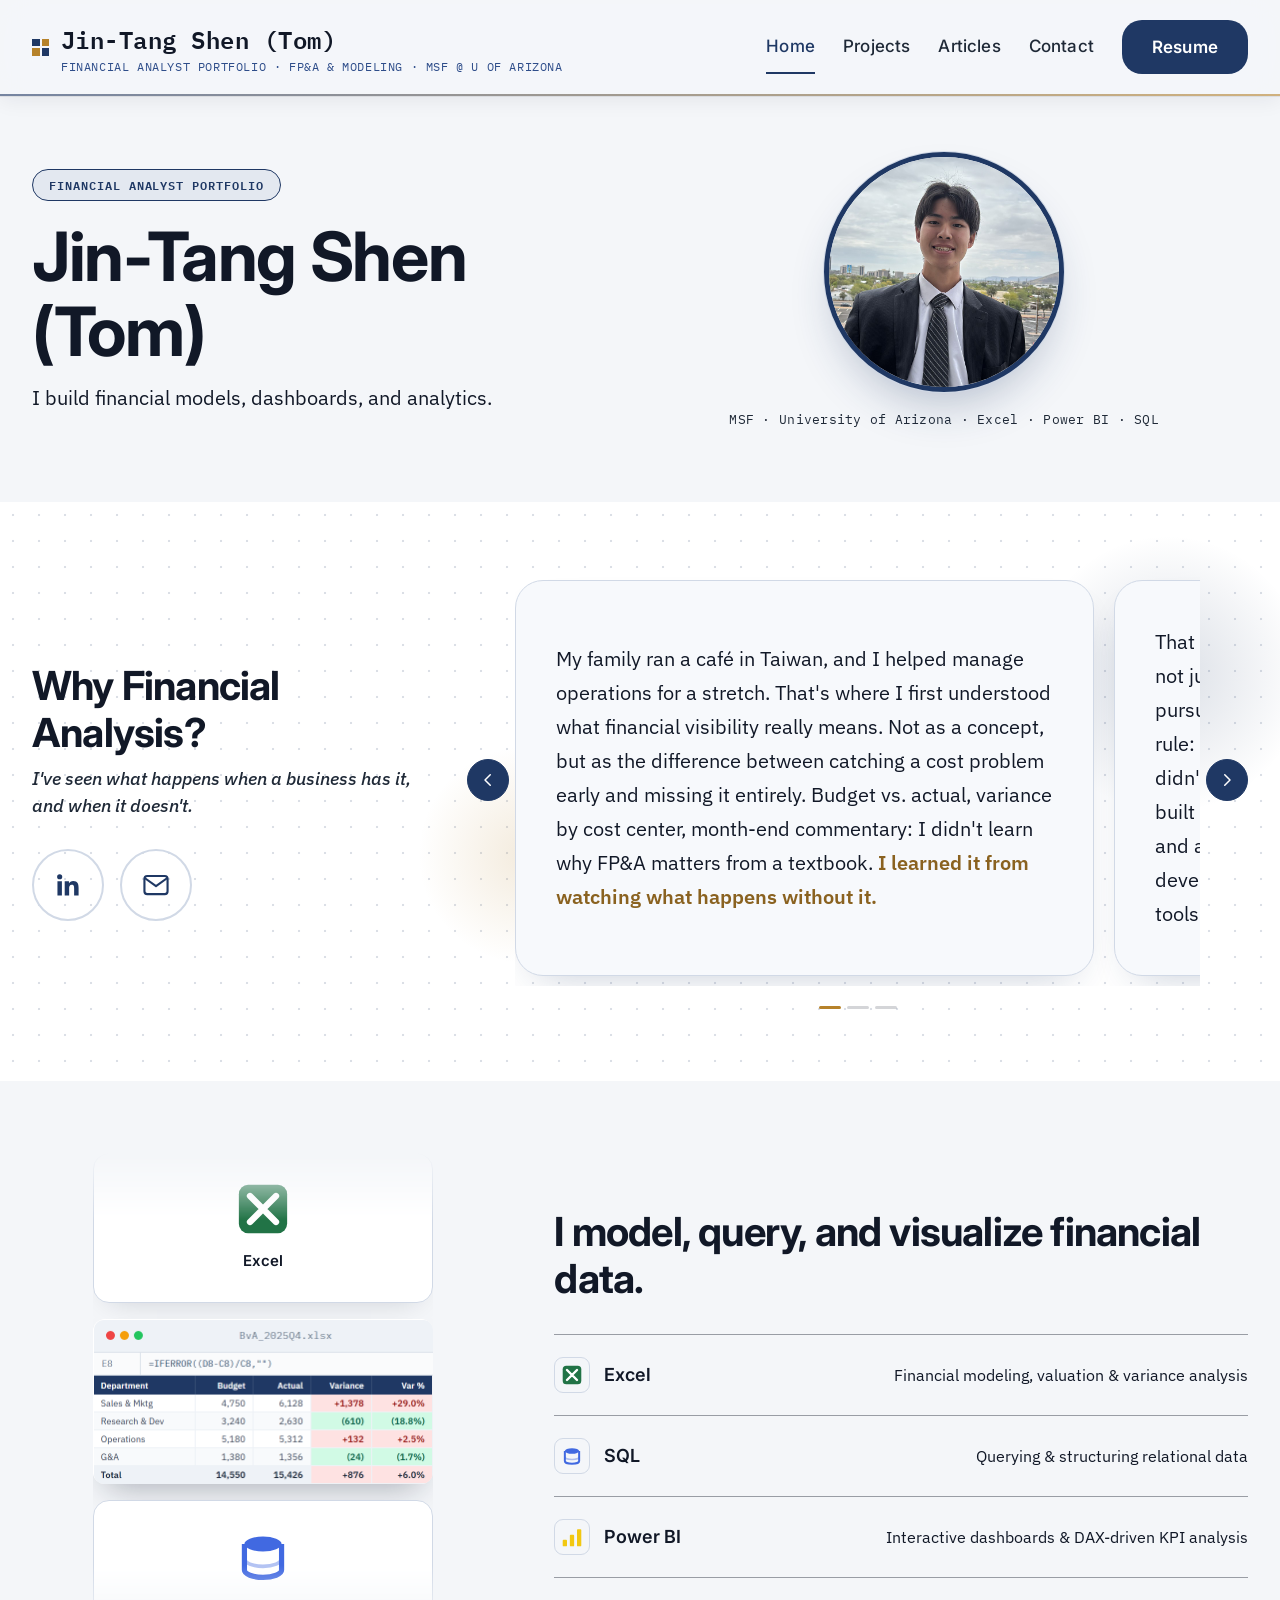
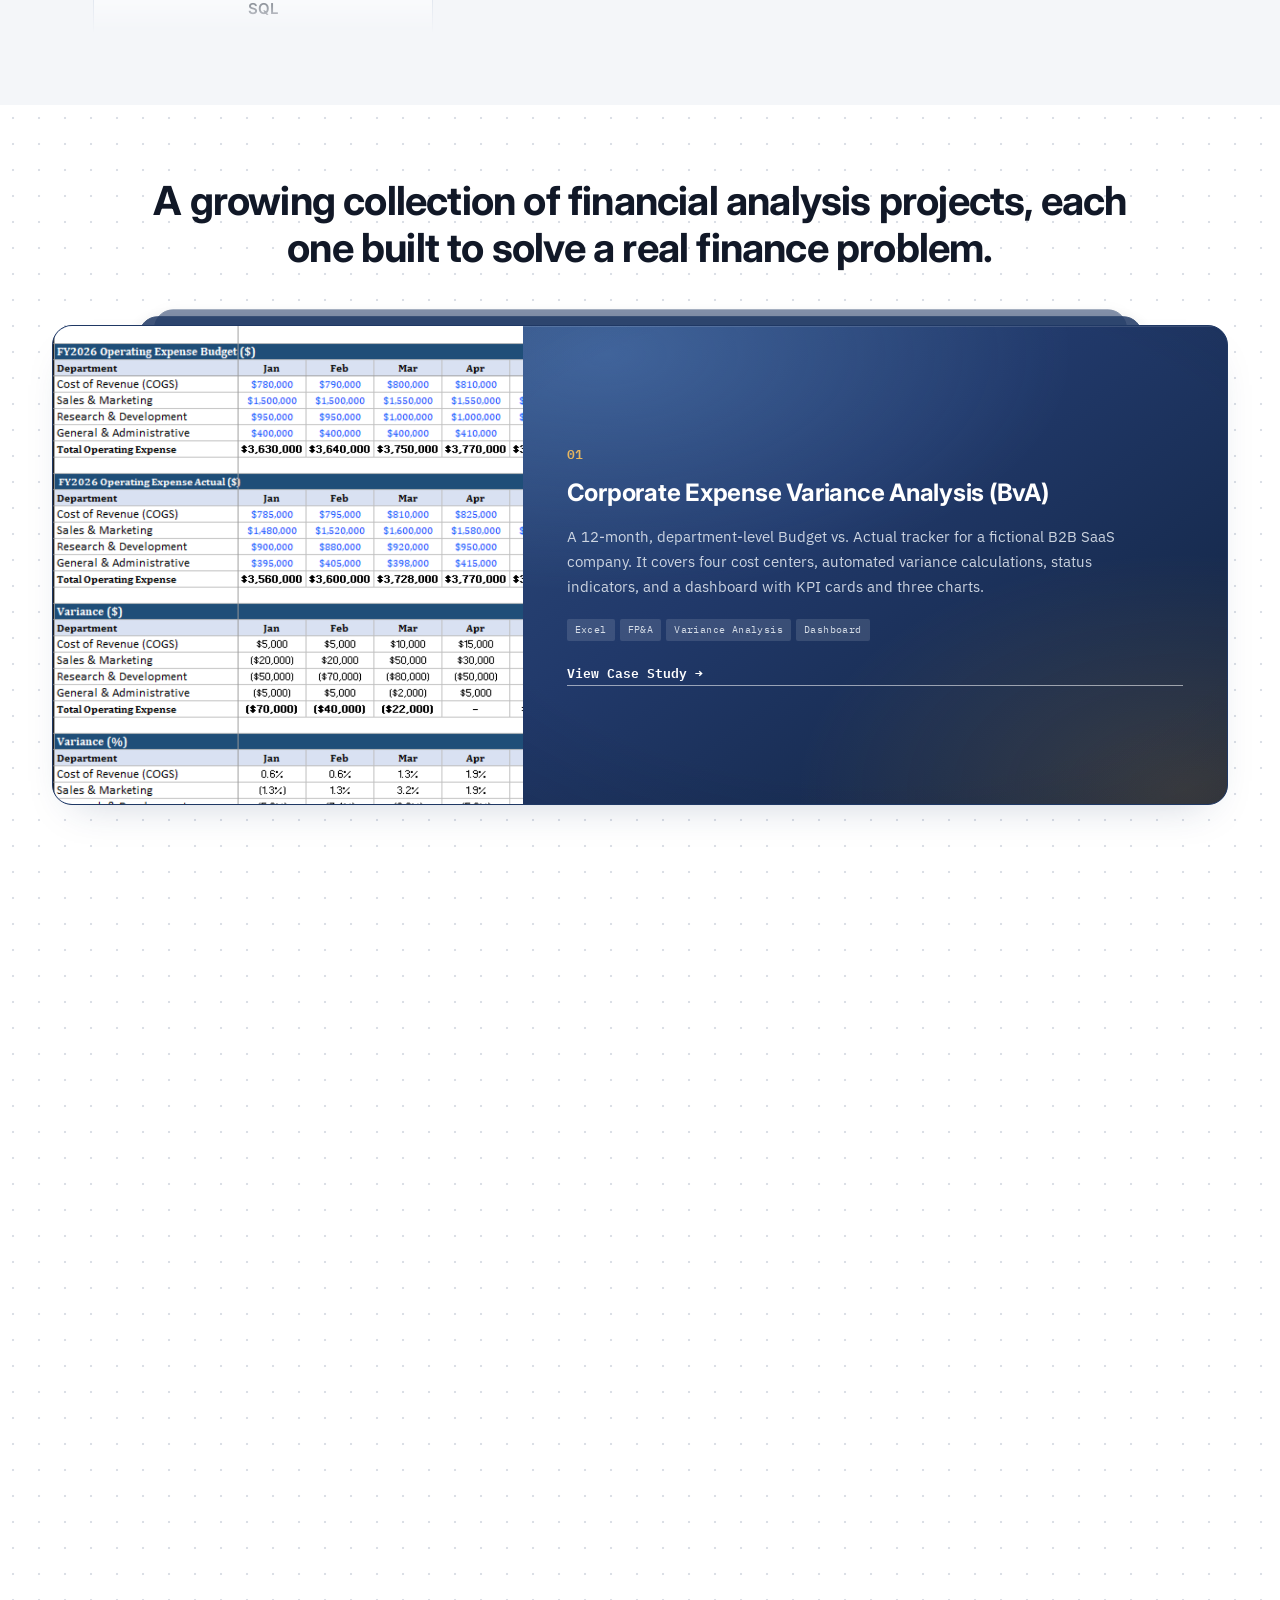
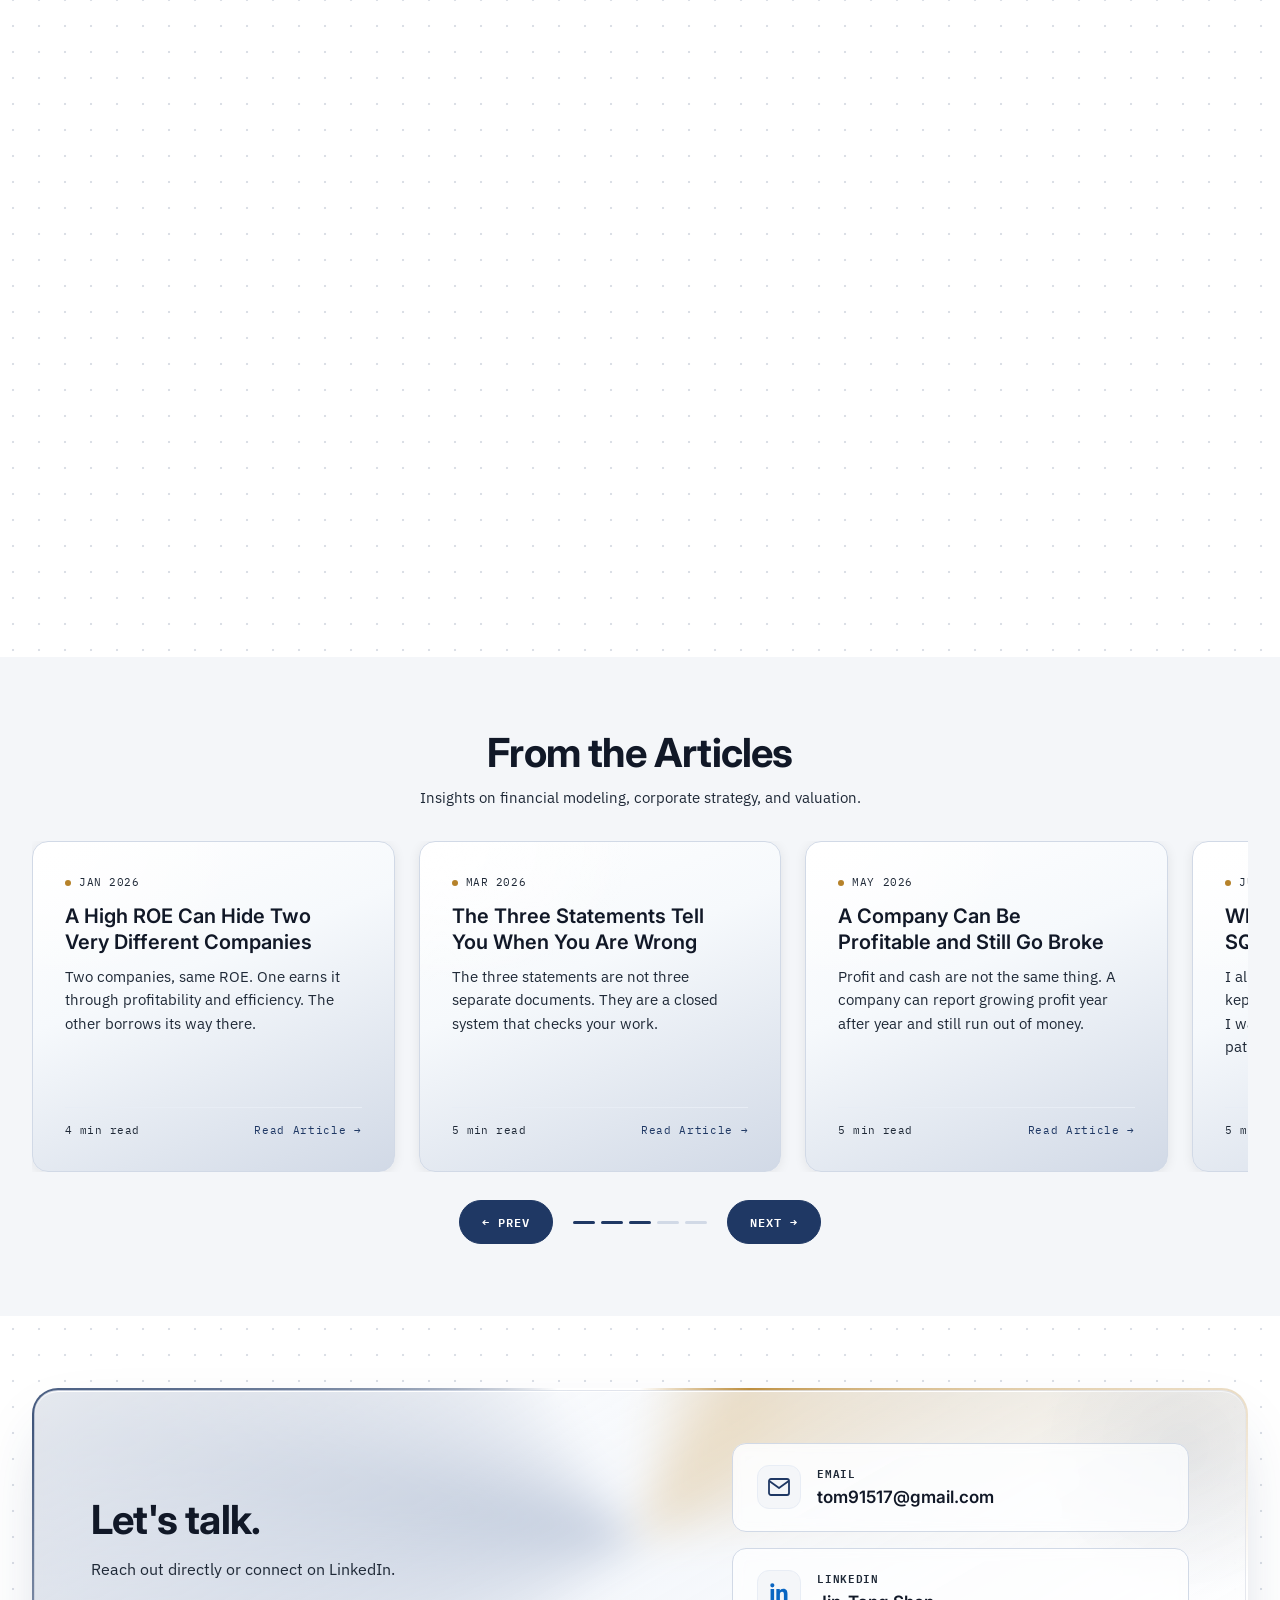
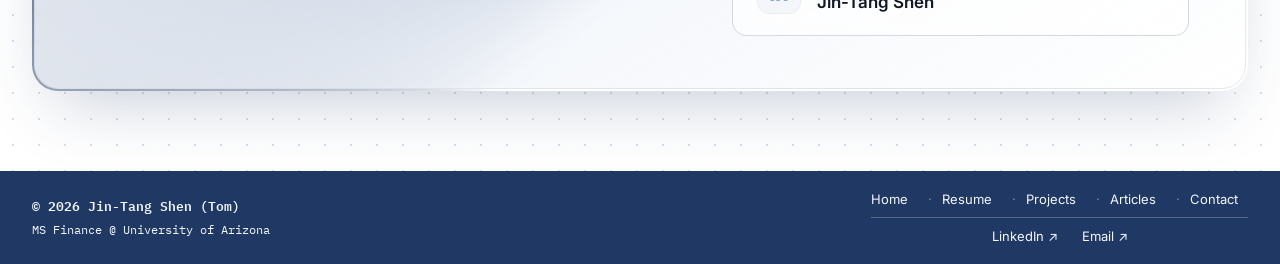
<file: index.html>
<!DOCTYPE html>
<html lang="en">
<head>
<meta charset="UTF-8">
<meta name="viewport" content="width=device-width, initial-scale=1.0">
<!-- Google tag (gtag.js) -->
<script async src="https://www.googletagmanager.com/gtag/js?id=G-GY1DFJFTY4"></script>
<script>
  window.dataLayer = window.dataLayer || [];
  function gtag(){dataLayer.push(arguments);}
  gtag('js', new Date());
  gtag('config', 'G-GY1DFJFTY4');
</script>
<title>Jin-Tang Shen | Financial Analyst Portfolio</title>
<meta name="description" content="Explore Jin-Tang Shen's FP&amp;A portfolio with Excel models, SQL analysis, budget variance analysis, DCF valuation, and Power BI dashboards.">
<link rel="canonical" href="https://jintangshen.com/">
<meta property="og:type" content="website">
<meta property="og:site_name" content="Jin-Tang Shen (Tom)">
<meta property="og:url" content="https://jintangshen.com/">
<meta property="og:title" content="Jin-Tang Shen (Tom): Financial Analyst Portfolio">
<meta property="og:description" content="Explore Jin-Tang Shen's FP&amp;A portfolio with Excel models, SQL analysis, budget variance analysis, DCF valuation, and Power BI dashboards.">
<meta name="twitter:title" content="Jin-Tang Shen (Tom): Financial Analyst Portfolio">
<meta name="twitter:description" content="Explore Jin-Tang Shen's FP&amp;A portfolio with Excel models, SQL analysis, budget variance analysis, DCF valuation, and Power BI dashboards.">
<meta property="og:image" content="https://raw.githubusercontent.com/tom91517/portfolio/main/og-home.png">
<meta property="og:image:type" content="image/png">
<meta property="og:image:width" content="1200">
<meta property="og:image:height" content="630">
<meta property="og:image:alt" content="Jin-Tang Shen financial analyst portfolio homepage preview">
<meta name="twitter:card" content="summary_large_image">
<meta name="twitter:image" content="https://raw.githubusercontent.com/tom91517/portfolio/main/og-home.png">
<link rel="preconnect" href="https://fonts.googleapis.com">
<link rel="preconnect" href="https://fonts.gstatic.com" crossorigin>
<link href="https://fonts.googleapis.com/css2?family=Inter:wght@400;500;600;700;800&family=IBM+Plex+Sans:wght@400;500;600&family=IBM+Plex+Mono:wght@400;500;600&display=swap" rel="stylesheet">
<link rel="stylesheet" href="style.css">
<link rel="icon" type="image/svg+xml" href="favicon.svg">
</head>
<body>

<header class="site-nav">
  <div class="wrap nav-row">
    <a class="wordmark" href="index.html">
      <span class="mark"><span></span><span></span><span></span><span></span></span>
      <span class="wordmark-text">Jin-Tang Shen (Tom)<span class="wordmark-sub">Financial Analyst Portfolio · FP&amp;A &amp; Modeling · MSF @ U of Arizona</span></span>
    </a>
    <button class="nav-toggle" aria-label="Toggle navigation" aria-expanded="false">
      <span></span><span></span><span></span>
    </button>
    <nav class="links">
      <a href="index.html" class="active" aria-current="page">Home</a>
      <a href="resume.html" class="nav-cta">Resume</a>
      <a href="projects.html">Projects</a>
      <a href="articles.html">Articles</a>
      <a href="#contact">Contact</a>
    </nav>
  </div>
</header>

<main class="page-main">

<section class="profile-hero">
  <div class="wrap profile-hero-grid">
    <div class="profile-hero-copy">
      <span class="profile-badge">Financial Analyst Portfolio</span>
      <h1 class="profile-name">Jin-Tang Shen (Tom)</h1>
      <p class="profile-tagline">I build financial models, dashboards, and analytics.</p>
    </div>
    <div class="profile-hero-photo">
      <div class="profile-photo-frame">
        <img src="headshot-profile.jpg" alt="Jin-Tang Shen (Tom)" class="profile-photo-img">
      </div>
      <p class="profile-photo-caption">MSF &middot; University of Arizona &middot; Excel &middot; Power BI &middot; SQL</p>
    </div>
  </div>
</section>

<section class="bio">
  <div class="wrap">
    <div class="bio-grid">

      <div class="bio-col-left">
        <h2 class="bio-heading">Why Financial Analysis?</h2>
        <p class="bio-subtitle">I've seen what happens when a business has it, and when it doesn't.</p>
        <div class="bio-social">
          <a href="https://www.linkedin.com/in/jintang-shen/" target="_blank" rel="noopener" class="bio-social-btn" aria-label="LinkedIn">
            <svg viewBox="0 0 24 24" fill="currentColor" xmlns="http://www.w3.org/2000/svg" aria-hidden="true"><path d="M20.45 20.45h-3.55v-5.57c0-1.33-.02-3.04-1.85-3.04-1.85 0-2.14 1.45-2.14 2.94v5.67H9.36V9h3.41v1.56h.05c.48-.9 1.64-1.85 3.38-1.85 3.6 0 4.27 2.37 4.27 5.46v6.28zM5.34 7.43a2.06 2.06 0 1 1 0-4.13 2.06 2.06 0 0 1 0 4.13zM7.12 20.45H3.56V9h3.56v11.45z"/></svg>
          </a>
          <a href="mailto:tom91517@gmail.com" class="bio-social-btn" aria-label="Email">
            <svg viewBox="0 0 24 24" fill="none" xmlns="http://www.w3.org/2000/svg" aria-hidden="true"><rect x="2.75" y="4.75" width="18.5" height="14.5" rx="2.25" stroke="currentColor" stroke-width="1.7"/><path d="M3.5 6.8L12 12.9l8.5-6.1" stroke="currentColor" stroke-width="1.7" stroke-linecap="round" stroke-linejoin="round"/></svg>
          </a>
        </div>
      </div>

      <div class="bio-col-right">
        <div class="bio-carousel-wrap">
        <button class="bio-arrow bio-arrow-prev" id="bioPrev" aria-label="Previous">
          <svg viewBox="0 0 24 24" width="18" height="18" fill="none" xmlns="http://www.w3.org/2000/svg"><path d="M15 5l-7 7 7 7" stroke="currentColor" stroke-width="2" stroke-linecap="round" stroke-linejoin="round"/></svg>
        </button>
        <div class="bio-stack" id="bioStackTrack">
          <div class="bio-stack-item">
            <div class="bio-glass-card">
              <p>My family ran a café in Taiwan, and I helped manage operations for a stretch. That's where I first understood what financial visibility really means. Not as a concept, but as the difference between catching a cost problem early and missing it entirely. Budget vs. actual, variance by cost center, month-end commentary: I didn't learn why FP&amp;A matters from a textbook. <mark class="bio-mark">I learned it from watching what happens without it.</mark></p>
            </div>
          </div>
          <div class="bio-stack-item">
            <div class="bio-glass-card">
              <p>That experience is why I wanted to formalize the skill, not just rely on instinct. When I came to the U.S. to pursue my MSF at the University of Arizona, I made a rule: <mark class="bio-mark">learn by building, not just studying.</mark> That habit didn't stay inside finance. Whenever I found a gap, I built a solution, from an automated job search tracker and a market monitor to this portfolio. Using AI as a development partner, I've learned to reach for the right tools to solve the problems in front of me.</p>
            </div>
          </div>
          <div class="bio-stack-item">
            <div class="bio-glass-card">
              <p>That's why I chose financial analysis: not for the numbers, but <mark class="bio-mark">for the visibility they give a business.</mark></p>
              <div class="bio-cta">
                <a href="resume.html" class="btn btn-primary">View Resume →</a>
                <a href="#contact" class="btn btn-secondary">Get in touch →</a>
              </div>
            </div>
          </div>
        </div>
        <button class="bio-arrow bio-arrow-next" id="bioNext" aria-label="Next">
          <svg viewBox="0 0 24 24" width="18" height="18" fill="none" xmlns="http://www.w3.org/2000/svg"><path d="M9 5l7 7-7 7" stroke="currentColor" stroke-width="2" stroke-linecap="round" stroke-linejoin="round"/></svg>
        </button>
        </div>
        <div class="carousel-dots bio-dots-row" id="bioDots">
          <span class="carousel-dot active"></span>
          <span class="carousel-dot"></span>
          <span class="carousel-dot"></span>
        </div>
      </div>
      <script>
      (function(){
        var track = document.getElementById('bioStackTrack');
        var prev  = document.getElementById('bioPrev');
        var next  = document.getElementById('bioNext');
        var dots  = document.querySelectorAll('#bioDots .carousel-dot');
        var items = track.querySelectorAll('.bio-stack-item');

        function step(){
          var gap = parseFloat(getComputedStyle(track).columnGap || getComputedStyle(track).gap || 0);
          return items[0].getBoundingClientRect().width + gap;
        }

        function currentIndex(){
          return Math.round(track.scrollLeft / step());
        }

        function updateDots(){
          var idx = Math.max(0, Math.min(currentIndex(), dots.length - 1));
          dots.forEach(function(d, i){ d.classList.toggle('active', i === idx); });
        }

        function goTo(idx){
          idx = Math.max(0, Math.min(idx, items.length - 1));
          track.scrollTo({ left: idx * step(), behavior: 'smooth' });
        }

        prev.addEventListener('click', function(){ goTo(currentIndex() - 1); });
        next.addEventListener('click', function(){ goTo(currentIndex() + 1); });
        dots.forEach(function(dot, i){ dot.addEventListener('click', function(){ goTo(i); }); });
        track.addEventListener('scroll', function(){ window.requestAnimationFrame(updateDots); });
        window.addEventListener('resize', updateDots);

        /* Swipe hint: nudge the stack once, when it scrolls into view, to hint horizontal swiping */
        var hintPlayed = false;
        function playSwipeHint(){
          if (hintPlayed || currentIndex() !== 0) return;
          hintPlayed = true;
          track.classList.add('play-hint');
          track.addEventListener('animationend', function handler(){
            track.classList.remove('play-hint');
            track.removeEventListener('animationend', handler);
          });
        }
        if ('IntersectionObserver' in window){
          var hintObserver = new IntersectionObserver(function(entries){
            entries.forEach(function(entry){
              if (entry.isIntersecting){
                setTimeout(playSwipeHint, 400);
                hintObserver.disconnect();
              }
            });
          }, { threshold: 0.6 });
          hintObserver.observe(track);
        }
      })();
      </script>

    </div>
  </div>
</section>

<section class="capabilities">
  <div class="wrap">
    <div class="showcase-grid">

      <div class="showcase-stack-wrap">
        <div class="drift-wall drift-wall-single" style="max-width:340px;" aria-hidden="true">
          <div class="drift-col">
            <div class="drift-track">
              <div class="tool-tile">
                <span class="tool-tile-icon">
                  <svg viewBox="0 0 14 14" fill="none" xmlns="http://www.w3.org/2000/svg">
                    <rect x="0.5" y="0.5" width="13" height="13" rx="2.5" fill="#217346"/>
                    <path d="M3.5 3.5L7 7l3.5-3.5M3.5 10.5L7 7l3.5 3.5" stroke="white" stroke-width="1.7" stroke-linecap="round" stroke-linejoin="round"/>
                  </svg>
                </span>
                <span class="tool-tile-label">Excel</span>
              </div>
              <img loading="lazy" src="tile-excel.png" class="drift-tile" alt="">
              <div class="tool-tile">
                <span class="tool-tile-icon">
                  <svg viewBox="0 0 14 14" fill="none" xmlns="http://www.w3.org/2000/svg">
                    <ellipse cx="7" cy="3.5" rx="5" ry="2" fill="#4169E1"/>
                    <path d="M2 3.5v7c0 1.1 2.24 2 5 2s5-.9 5-2v-7" fill="none" stroke="#4169E1" stroke-width="1.4"/>
                    <path d="M2 7.5c0 1.1 2.24 2 5 2s5-.9 5-2" fill="none" stroke="rgba(65,105,225,0.4)" stroke-width="1"/>
                  </svg>
                </span>
                <span class="tool-tile-label">SQL</span>
              </div>
              <img loading="lazy" src="tile-sql.png" class="drift-tile" alt="">
              <div class="tool-tile">
                <span class="tool-tile-icon">
                  <svg viewBox="0 0 14 14" fill="none" xmlns="http://www.w3.org/2000/svg">
                    <rect x="0.5" y="9" width="3" height="4.5" rx="0.6" fill="#F2C811"/>
                    <rect x="5.5" y="5.5" width="3" height="8" rx="0.6" fill="#F2C811"/>
                    <rect x="10.5" y="1.5" width="3" height="12" rx="0.6" fill="#F2C811"/>
                  </svg>
                </span>
                <span class="tool-tile-label">Power BI</span>
              </div>
              <img loading="lazy" src="tile-pbi.png" class="drift-tile" alt="">
              <img loading="lazy" src="tile-erp.png" class="drift-tile" alt="">

              <div class="tool-tile">
                <span class="tool-tile-icon">
                  <svg viewBox="0 0 14 14" fill="none" xmlns="http://www.w3.org/2000/svg">
                    <rect x="0.5" y="0.5" width="13" height="13" rx="2.5" fill="#217346"/>
                    <path d="M3.5 3.5L7 7l3.5-3.5M3.5 10.5L7 7l3.5 3.5" stroke="white" stroke-width="1.7" stroke-linecap="round" stroke-linejoin="round"/>
                  </svg>
                </span>
                <span class="tool-tile-label">Excel</span>
              </div>
              <img loading="lazy" src="tile-excel.png" class="drift-tile" alt="">
              <div class="tool-tile">
                <span class="tool-tile-icon">
                  <svg viewBox="0 0 14 14" fill="none" xmlns="http://www.w3.org/2000/svg">
                    <ellipse cx="7" cy="3.5" rx="5" ry="2" fill="#4169E1"/>
                    <path d="M2 3.5v7c0 1.1 2.24 2 5 2s5-.9 5-2v-7" fill="none" stroke="#4169E1" stroke-width="1.4"/>
                    <path d="M2 7.5c0 1.1 2.24 2 5 2s5-.9 5-2" fill="none" stroke="rgba(65,105,225,0.4)" stroke-width="1"/>
                  </svg>
                </span>
                <span class="tool-tile-label">SQL</span>
              </div>
              <img loading="lazy" src="tile-sql.png" class="drift-tile" alt="">
              <div class="tool-tile">
                <span class="tool-tile-icon">
                  <svg viewBox="0 0 14 14" fill="none" xmlns="http://www.w3.org/2000/svg">
                    <rect x="0.5" y="9" width="3" height="4.5" rx="0.6" fill="#F2C811"/>
                    <rect x="5.5" y="5.5" width="3" height="8" rx="0.6" fill="#F2C811"/>
                    <rect x="10.5" y="1.5" width="3" height="12" rx="0.6" fill="#F2C811"/>
                  </svg>
                </span>
                <span class="tool-tile-label">Power BI</span>
              </div>
              <img loading="lazy" src="tile-pbi.png" class="drift-tile" alt="">
              <img loading="lazy" src="tile-erp.png" class="drift-tile" alt="">
            </div>
          </div>
        </div>
      </div>

      <div class="showcase-copy">
        <h2 class="showcase-h2">I model, query, and visualize financial data.</h2>
        <div class="tool-rows">
          <div class="tool-row">
            <div class="tool-row-left">
              <span class="tool-icon">
                <svg viewBox="0 0 14 14" fill="none" xmlns="http://www.w3.org/2000/svg" aria-hidden="true">
                  <rect x="0.5" y="0.5" width="13" height="13" rx="2.5" fill="#217346"/>
                  <path d="M3.5 3.5L7 7l3.5-3.5M3.5 10.5L7 7l3.5 3.5" stroke="white" stroke-width="1.7" stroke-linecap="round" stroke-linejoin="round"/>
                </svg>
              </span>
              <span class="tool-name">Excel</span>
            </div>
            <p class="tool-desc">Financial modeling, valuation &amp; variance analysis</p>
          </div>
          <div class="tool-row">
            <div class="tool-row-left">
              <span class="tool-icon">
                <svg viewBox="0 0 14 14" fill="none" xmlns="http://www.w3.org/2000/svg" aria-hidden="true">
                  <ellipse cx="7" cy="3.5" rx="5" ry="2" fill="#4169E1"/>
                  <path d="M2 3.5v7c0 1.1 2.24 2 5 2s5-.9 5-2v-7" fill="none" stroke="#4169E1" stroke-width="1.4"/>
                  <path d="M2 7.5c0 1.1 2.24 2 5 2s5-.9 5-2" fill="none" stroke="rgba(65,105,225,0.4)" stroke-width="1"/>
                </svg>
              </span>
              <span class="tool-name">SQL</span>
            </div>
            <p class="tool-desc">Querying &amp; structuring relational data</p>
          </div>
          <div class="tool-row">
            <div class="tool-row-left">
              <span class="tool-icon">
                <svg viewBox="0 0 14 14" fill="none" xmlns="http://www.w3.org/2000/svg" aria-hidden="true">
                  <rect x="0.5" y="9" width="3" height="4.5" rx="0.6" fill="#F2C811"/>
                  <rect x="5.5" y="5.5" width="3" height="8" rx="0.6" fill="#F2C811"/>
                  <rect x="10.5" y="1.5" width="3" height="12" rx="0.6" fill="#F2C811"/>
                </svg>
              </span>
              <span class="tool-name">Power BI</span>
            </div>
            <p class="tool-desc">Interactive dashboards &amp; DAX-driven KPI analysis</p>
          </div>
        </div>
      </div>

    </div>
  </div>
</section>

<section class="project-stack-demo">
  <div class="ps-scroller" id="psScroller">
    <div class="ps-pin">
      <div class="ps-head">
        <h2 class="ps-heading">A growing collection of financial analysis projects, each one built to solve a real finance problem.</h2>
      </div>
      <div class="ps-stage">
      <div class="ps-stack-deco ps-stack-deco-2" aria-hidden="true"></div>
      <div class="ps-stack-deco ps-stack-deco-1" aria-hidden="true"></div>
      <div class="ps-card">
        <div class="ps-card-inner">
          <div class="ps-card-media"><img loading="lazy" src="BvA_home_picture.png" alt="NorthBeam Analytics Budget vs. Actual model: budget, actual, variance and status tables by department"></div>
          <div class="ps-card-body">
            <span class="ps-num">01</span>
            <h3 class="ps-title">Corporate Expense Variance Analysis (BvA)</h3>
            <p class="ps-desc">A 12-month, department-level Budget vs. Actual tracker for a fictional B2B SaaS company. It covers four cost centers, automated variance calculations, status indicators, and a dashboard with KPI cards and three charts.</p>
            <div class="fl-tags"><span>Excel</span><span>FP&amp;A</span><span>Variance Analysis</span><span>Dashboard</span></div>
            <a href="NorthBeam_BvA.html" class="ps-link">View Case Study →</a>
          </div>
        </div>
      </div>
      <div class="ps-card">
        <div class="ps-card-inner">
          <div class="ps-card-media"><img loading="lazy" src="3Statement_DCF_model_home_picture.png" alt="Texas Instruments three-statement model: income statement and balance sheet, FY2023 to FY2025 historical with FY2026 to FY2027 projections"></div>
          <div class="ps-card-body">
            <span class="ps-num">02</span>
            <h3 class="ps-title">TXN Three-Statement Model &amp; DCF Valuation</h3>
            <p class="ps-desc">A driver-based three-statement model and unlevered DCF valuation of Texas Instruments (TXN), built from 10-K historical data (FY2023&ndash;FY2025) with a five-year forecast to FY2030. Intrinsic value falls below current market price across the full sensitivity range.</p>
            <div class="fl-tags"><span>Excel</span><span>Three-Statement</span><span>DCF</span><span>CAPM</span></div>
            <a href="TXN_DCF.html" class="ps-link">View Case Study →</a>
          </div>
        </div>
      </div>
      <div class="ps-card">
        <div class="ps-card-inner">
          <div class="ps-card-media"><img loading="lazy" src="PowerBI_home_picture.png" alt="Retail financial performance Power BI dashboard: customer and order value KPIs, sales versus profit by sub-category, profit by segment, and bottom five products by profit"></div>
          <div class="ps-card-body">
            <span class="ps-num">03</span>
            <h3 class="ps-title">Retail Financial Performance Analytics</h3>
            <p class="ps-desc">An executive dashboard built in Power BI Desktop from the Sample Superstore dataset, using a star schema with one fact table and four dimension tables, plus DAX time-intelligence measures for year-over-year comparisons.</p>
            <div class="fl-tags"><span>Power BI</span><span>Dashboard</span><span>Retail Analytics</span></div>
            <a href="powerbi.html" class="ps-link">View Case Study →</a>
          </div>
        </div>
      </div>
      <div class="ps-card">
        <div class="ps-card-inner">
          <div class="ps-card-media ps-card-media-diagram"><img loading="lazy" src="sql_project/olist_erd.png" alt="Olist e-commerce MySQL database entity relationship diagram"></div>
          <div class="ps-card-body">
            <span class="ps-num">04</span>
            <h3 class="ps-title">Olist Brazilian E-Commerce SQL Analysis</h3>
            <p class="ps-desc">A business-focused MySQL case study covering revenue performance, concentration risk, delivery performance, and customer experience.</p>
            <div class="fl-tags"><span>MySQL</span><span>Business Analysis</span><span>Revenue</span><span>Customer Experience</span></div>
            <a href="olist-sql.html" class="ps-link">View Case Study &#8594;</a>
          </div>
        </div>
      </div>
      <div class="ps-card">
        <div class="ps-card-inner ps-card-inner-cta">
          <h3 class="ps-title">Like what you see?</h3>
          <p class="ps-desc">Take a closer look at the full resume, or reach out directly.</p>
          <div class="ps-actions">
            <a href="resume.html" class="btn btn-primary">View Resume</a>
            <a href="#contact" class="btn btn-secondary">Contact Me</a>
            <a href="projects.html" class="ps-link">View All Projects →</a>
          </div>
        </div>
      </div>
      <div class="ps-progress">
        <span class="ps-progress-dot"></span>
        <span class="ps-progress-dot"></span>
        <span class="ps-progress-dot"></span>
        <span class="ps-progress-dot"></span>
        <span class="ps-progress-dot"></span>
      </div>
      </div>
    </div>
  </div>
</section>
<script>
(function(){
  var scroller = document.getElementById('psScroller');
  if (!scroller) return;
  var cards = Array.from(scroller.querySelectorAll('.ps-card'));
  var dots = Array.from(scroller.querySelectorAll('.ps-progress-dot'));
  var n = cards.length;

  function clamp(v, min, max){ return Math.min(Math.max(v, min), max); }

  // Below 768px the CSS lays these cards out as a plain list. Inline styles
  // would beat that, so clear them and leave the stack alone. Keep the width in
  // sync with the .ps-* mobile block in style.css.
  var stacked = window.matchMedia('(min-width: 769px)');

  function update(){
    if (!stacked.matches){
      cards.forEach(function(card){ card.removeAttribute('style'); });
      return;
    }
    var rect = scroller.getBoundingClientRect();
    var pin = scroller.querySelector('.ps-pin');
    var scrollable = scroller.offsetHeight - pin.offsetHeight;
    var scrolled = clamp(-rect.top, 0, scrollable);
    var progress = scrollable > 0 ? scrolled / scrollable : 0;
    var raw = progress * n;
    var idx = clamp(Math.floor(raw), 0, n - 1);

    cards.forEach(function(card, i){
      if (i === idx){
        card.style.opacity = '1';
        card.style.transform = 'scale(1) translateY(0)';
        card.style.zIndex = '10';
        card.style.pointerEvents = 'auto';
      } else if (i < idx){
        card.style.opacity = '0';
        card.style.transform = 'scale(0.94) translateY(-24px)';
        card.style.zIndex = '1';
        card.style.pointerEvents = 'none';
      } else {
        card.style.opacity = '0';
        card.style.transform = 'scale(0.96) translateY(24px)';
        card.style.zIndex = '1';
        card.style.pointerEvents = 'none';
      }
    });
    dots.forEach(function(dot, i){ dot.classList.toggle('active', i === idx); });
  }

  window.addEventListener('scroll', function(){ window.requestAnimationFrame(update); }, { passive: true });
  window.addEventListener('resize', update);
  update();
})();
</script>


<section class="articles">
  <div class="wrap">
    <div class="articles-carousel-head">
      <div class="articles-head">
        <h2>From the Articles</h2>
        <p class="articles-sub">Insights on financial modeling, corporate strategy, and valuation.</p>
      </div>
    </div>
    <div class="articles-carousel-wrap">
      <div class="article-grid carousel-track" id="articlesTrack">
        <div class="article-card">
          <span class="date">JAN 2026</span>
          <h3>A High ROE Can Hide Two Very Different Companies</h3>
          <p>Two companies, same ROE. One earns it through profitability and efficiency. The other borrows its way there.</p>
          <div class="card-footer">
            <span class="read-time">4 MIN READ</span>
            <a href="article-3.html" class="card-read">Read Article →</a>
          </div>
        </div>
        <div class="article-card">
          <span class="date">MAR 2026</span>
          <h3>The Three Statements Tell You When You Are Wrong</h3>
          <p>The three statements are not three separate documents. They are a closed system that checks your work.</p>
          <div class="card-footer">
            <span class="read-time">5 MIN READ</span>
            <a href="article-4.html" class="card-read">Read Article →</a>
          </div>
        </div>
        <div class="article-card">
          <span class="date">MAY 2026</span>
          <h3>A Company Can Be Profitable and Still Go Broke</h3>
          <p>Profit and cash are not the same thing. A company can report growing profit year after year and still run out of money.</p>
          <div class="card-footer">
            <span class="read-time">5 MIN READ</span>
            <a href="article-5.html" class="card-read">Read Article →</a>
          </div>
        </div>
        <div class="article-card">
          <span class="date">JUN 2026</span>
          <h3>Why I Am Learning SQL, and How</h3>
          <p>I already had Excel and Power BI. SQL kept showing up in job postings as the skill I was missing, so I mapped out a learning path and started working through it.</p>
          <div class="card-footer">
            <span class="read-time">5 MIN READ</span>
            <a href="article-1.html" class="card-read">Read Article →</a>
          </div>
        </div>
        <div class="article-card">
          <span class="date">JUL 2026</span>
          <h3>What the Cash Balance Hides: How Texas Instruments Actually Funded Its Fab Expansion</h3>
          <p>A three-statement model surfaced something the income statement alone never shows.</p>
          <div class="card-footer">
            <span class="read-time">4 MIN READ</span>
            <a href="article-2.html" class="card-read">Read Article →</a>
          </div>
        </div>
      </div>
    </div>
    <div class="carousel-controls">
      <button class="carousel-ctrl-btn" id="articlesPrev">← PREV</button>
      <div class="carousel-dots" id="carouselDots">
        <span class="carousel-dot"></span>
        <span class="carousel-dot"></span>
        <span class="carousel-dot"></span>
        <span class="carousel-dot"></span>
        <span class="carousel-dot"></span>
      </div>
      <button class="carousel-ctrl-btn" id="articlesNext">NEXT →</button>
    </div>
  </div>
</section>
<script>
(function(){
  var track   = document.getElementById('articlesTrack');
  var prev    = document.getElementById('articlesPrev');
  var next    = document.getElementById('articlesNext');
  var dots    = document.querySelectorAll('#carouselDots .carousel-dot');
  var cards   = track.querySelectorAll('.article-card');
  var total   = cards.length;
  var current = 0, visible = 3, pages = total - visible + 1;

  /* must match the flex-basis breakpoints in style.css */
  function visibleCount() {
    var w = window.innerWidth;
    if (w <= 620) return 1;
    if (w <= 900) return 2;
    return 3;
  }

  /* read the rendered width rather than recomputing it, so the card widths
     stay owned by CSS alone */
  function step() {
    var cs = getComputedStyle(track);
    var gap = parseFloat(cs.columnGap || cs.gap) || 24;
    return cards[0].getBoundingClientRect().width + gap;
  }

  function updateDots() {
    dots.forEach(function(dot, i) {
      dot.classList.toggle('active', i >= current && i < current + visible);
    });
  }

  function update() {
    visible = visibleCount();
    pages   = Math.max(1, total - visible + 1);
    if (current > pages - 1) { current = pages - 1; }
    track.style.transform = 'translateX(' + (-current * step()) + 'px)';
    // Cards scrolled out of view stay in the DOM, so without inert the keyboard
    // still tabs into article links nobody can see.
    cards.forEach(function(card, i){
      card.inert = !(i >= current && i < current + visible);
    });
    updateDots();
  }

  prev.addEventListener('click', function(){ current = (current - 1 + pages) % pages; update(); });
  next.addEventListener('click', function(){ current = (current + 1) % pages; update(); });

  var touchStartX = 0, touchDeltaX = 0;
  track.addEventListener('touchstart', function(e){ touchStartX = e.touches[0].clientX; touchDeltaX = 0; }, { passive: true });
  track.addEventListener('touchmove',  function(e){ touchDeltaX = e.touches[0].clientX - touchStartX; }, { passive: true });
  track.addEventListener('touchend',   function(){
    if(Math.abs(touchDeltaX) > 40){
      if(touchDeltaX < 0){ current = (current + 1) % pages; }
      else               { current = (current - 1 + pages) % pages; }
      update();
    }
    touchDeltaX = 0;
  });

  window.addEventListener('resize', update);
  update();
})();
</script>

<section class="open-to-work" id="contact">
  <div class="wrap">
    <div class="otw-card">
      <div class="otw-card-inner">
        <div class="otw-layout">

          <div class="otw-main">
            <h2 class="otw-heading">Let's talk.</h2>
            <p class="otw-desc">Reach out directly or connect on LinkedIn.</p>
          </div>

          <div class="otw-contact-col">
            <a href="mailto:tom91517@gmail.com" class="otw-contact-tile">
              <span class="otw-contact-icon otw-contact-icon-mail" aria-hidden="true">
                <svg viewBox="0 0 24 24" fill="none" xmlns="http://www.w3.org/2000/svg"><rect x="2" y="4" width="20" height="16" rx="2" stroke="currentColor" stroke-width="1.8"/><path d="M3 6.5L12 13L21 6.5" stroke="currentColor" stroke-width="1.8" stroke-linecap="round" stroke-linejoin="round"/></svg>
              </span>
              <span class="otw-contact-text">
                <span class="otw-contact-label">Email</span>
                <span class="otw-contact-value">tom91517@gmail.com</span>
              </span>
            </a>
            <a href="https://www.linkedin.com/in/jintang-shen/" target="_blank" rel="noopener" class="otw-contact-tile">
              <span class="otw-contact-icon otw-contact-icon-linkedin" aria-hidden="true">
                <svg viewBox="0 0 24 24" fill="currentColor" xmlns="http://www.w3.org/2000/svg"><path d="M20.45 20.45h-3.55v-5.57c0-1.33-.02-3.04-1.85-3.04-1.85 0-2.14 1.45-2.14 2.94v5.67H9.36V9h3.41v1.56h.05c.48-.9 1.64-1.85 3.38-1.85 3.6 0 4.27 2.37 4.27 5.46v6.28zM5.34 7.43a2.06 2.06 0 1 1 0-4.13 2.06 2.06 0 0 1 0 4.13zM7.12 20.45H3.56V9h3.56v11.45z"/></svg>
              </span>
              <span class="otw-contact-text">
                <span class="otw-contact-label">LinkedIn</span>
                <span class="otw-contact-value">Jin-Tang Shen</span>
              </span>
            </a>
          </div>

        </div>
      </div>
    </div>
  </div>
</section>

</main>

<footer>
  <div class="wrap">
    <div class="footer-inner">
      <div class="footer-left">
        <span class="footer-name">&copy; 2026 Jin-Tang Shen (Tom)</span>
        <span class="footer-sub">MS Finance @ University of Arizona</span>
      </div>
      <div class="footer-right">
        <nav class="footer-nav">
          <a href="index.html">Home</a>
          <a href="resume.html">Resume</a>
          <a href="projects.html">Projects</a>
          <a href="articles.html">Articles</a>
          <a href="#contact">Contact</a>
        </nav>
        <div class="footer-rule"></div>
        <div class="footer-links">
          <a href="https://www.linkedin.com/in/jintang-shen/" target="_blank" rel="noopener">LinkedIn &#8599;</a>
          <a href="mailto:tom91517@gmail.com">Email &#8599;</a>
        </div>
      </div>
    </div>
  </div>
</footer>


<script src="nav.js"></script>
</body>
</html>
</file>
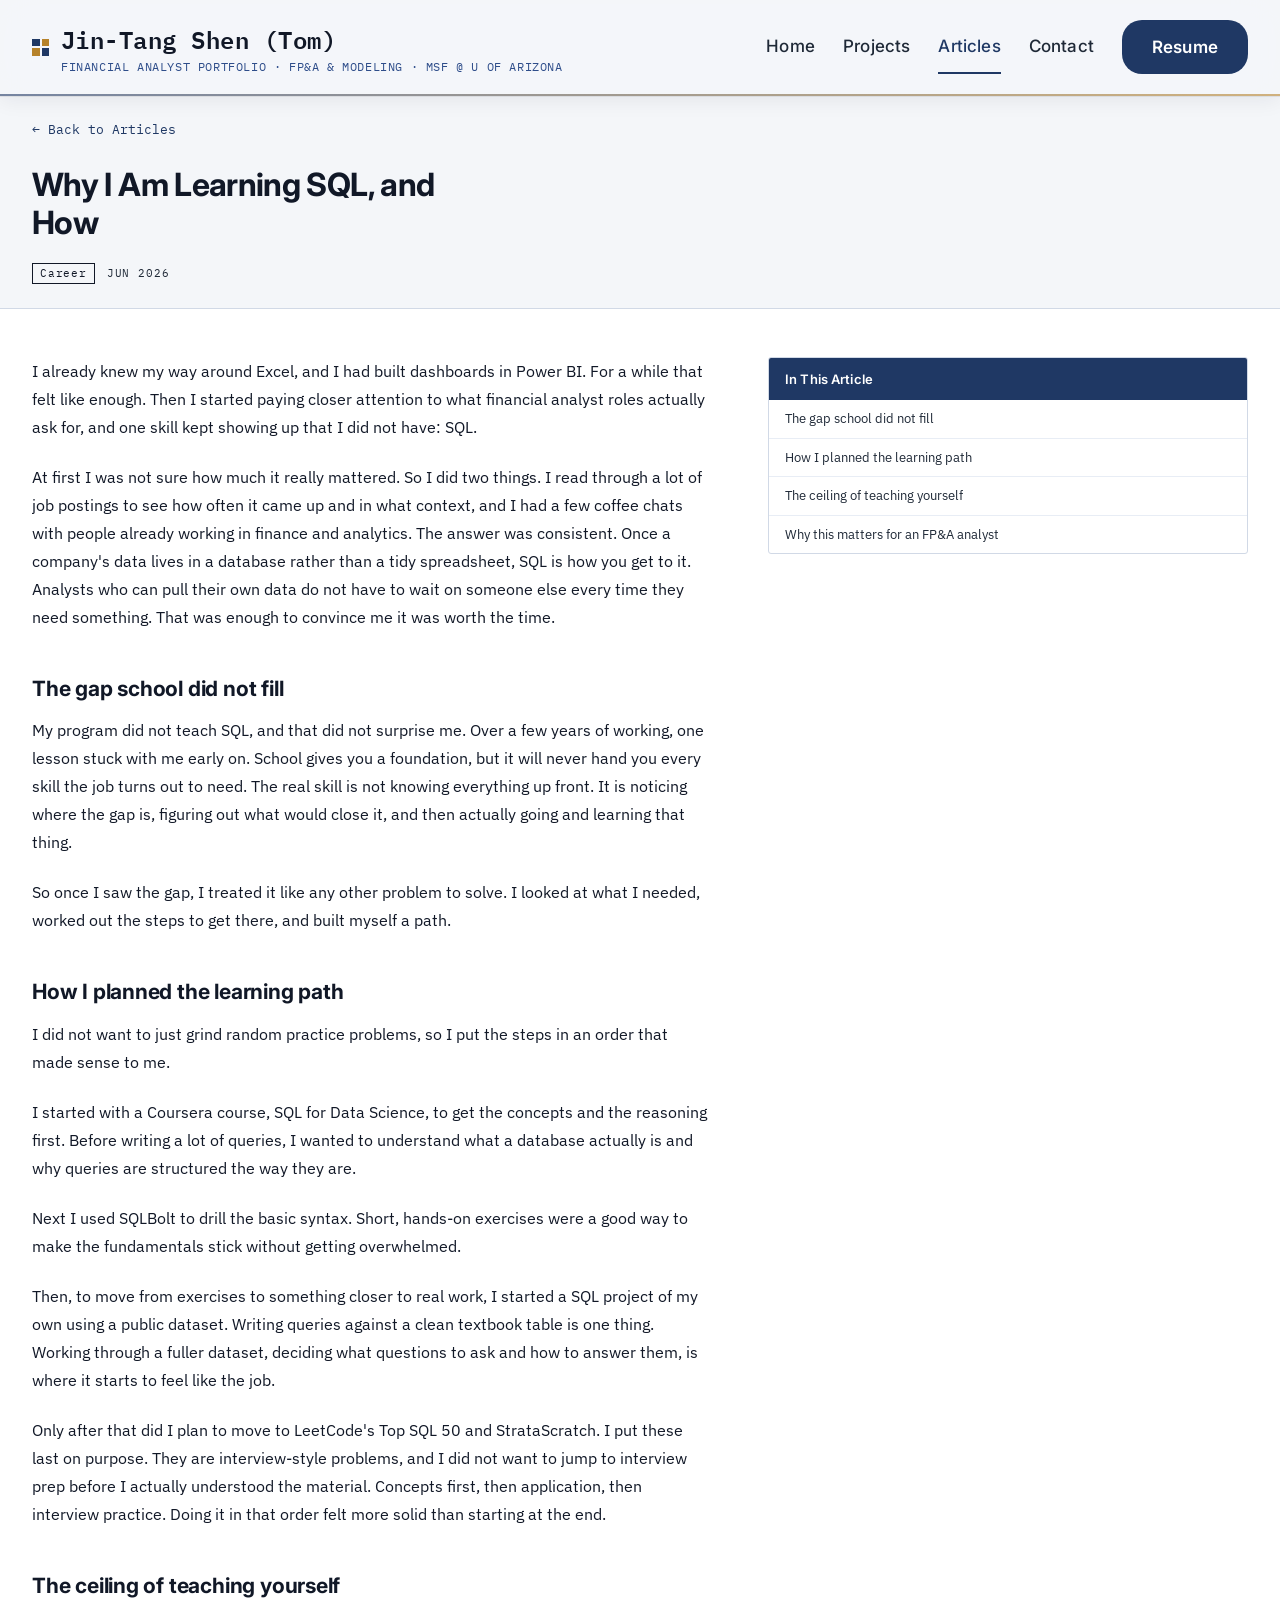
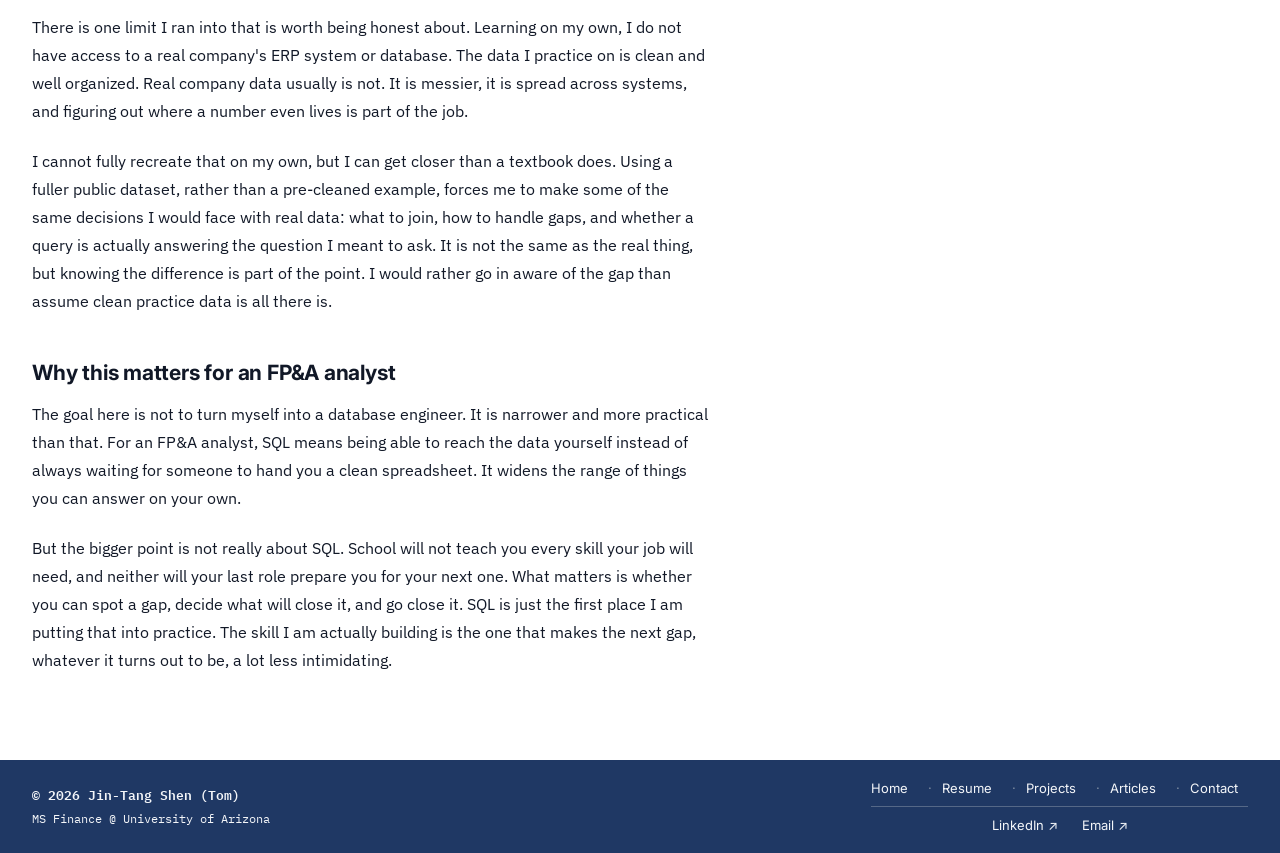
<file: article-1.html>
<!DOCTYPE html>
<html lang="en">
<head>
<meta charset="UTF-8">
<meta name="viewport" content="width=device-width, initial-scale=1.0">
<!-- Google tag (gtag.js) -->
<script async src="https://www.googletagmanager.com/gtag/js?id=G-GY1DFJFTY4"></script>
<script>
  window.dataLayer = window.dataLayer || [];
  function gtag(){dataLayer.push(arguments);}
  gtag('js', new Date());
  gtag('config', 'G-GY1DFJFTY4');
</script>
<title>Why I Am Learning SQL, and How</title>
<link rel="preconnect" href="https://fonts.googleapis.com">
<link rel="preconnect" href="https://fonts.gstatic.com" crossorigin>
<link href="https://fonts.googleapis.com/css2?family=Inter:wght@400;500;600;700;800&family=IBM+Plex+Sans:wght@400;500;600&family=IBM+Plex+Mono:wght@400;500;600&display=swap" rel="stylesheet">
<link rel="stylesheet" href="style.css">
<link rel="icon" type="image/svg+xml" href="favicon.svg">
</head>
<body>

<header class="site-nav">
  <div class="wrap nav-row">
    <a class="wordmark" href="index.html">
      <span class="mark"><span></span><span></span><span></span><span></span></span>
      <span class="wordmark-text">Jin-Tang Shen (Tom)<span class="wordmark-sub">Financial Analyst Portfolio · FP&amp;A &amp; Modeling · MSF @ U of Arizona</span></span>
    </a>
    <button class="nav-toggle" aria-label="Toggle navigation" aria-expanded="false">
      <span></span><span></span><span></span>
    </button>
    <nav class="links">
      <a href="index.html">Home</a>
      <a href="resume.html" class="nav-cta">Resume</a>
      <a href="projects.html">Projects</a>
      <a href="articles.html" class="active" aria-current="page">Articles</a>
      <a href="index.html#contact">Contact</a>
    </nav>
  </div>
</header>

<main class="page-main">

<section class="article-hero">
  <div class="wrap">
    <a href="articles.html" class="case-back">← Back to Articles</a>
    <h1 class="article-hero-title">Why I Am Learning SQL, and How</h1>
    <div class="article-hero-meta">
      <span class="article-row-tag">Career</span>
      <span class="article-hero-date">JUN 2026</span>
    </div>
  </div>
</section>

<section class="article-body-section">
  <div class="wrap article-wrap">
    <div class="article-prose">

      <p>I already knew my way around Excel, and I had built dashboards in Power BI. For a while that felt like enough. Then I started paying closer attention to what financial analyst roles actually ask for, and one skill kept showing up that I did not have: SQL.</p>

      <p>At first I was not sure how much it really mattered. So I did two things. I read through a lot of job postings to see how often it came up and in what context, and I had a few coffee chats with people already working in finance and analytics. The answer was consistent. Once a company's data lives in a database rather than a tidy spreadsheet, SQL is how you get to it. Analysts who can pull their own data do not have to wait on someone else every time they need something. That was enough to convince me it was worth the time.</p>

      <h2>The gap school did not fill</h2>

      <p>My program did not teach SQL, and that did not surprise me. Over a few years of working, one lesson stuck with me early on. School gives you a foundation, but it will never hand you every skill the job turns out to need. The real skill is not knowing everything up front. It is noticing where the gap is, figuring out what would close it, and then actually going and learning that thing.</p>

      <p>So once I saw the gap, I treated it like any other problem to solve. I looked at what I needed, worked out the steps to get there, and built myself a path.</p>

      <h2>How I planned the learning path</h2>

      <p>I did not want to just grind random practice problems, so I put the steps in an order that made sense to me.</p>

      <p>I started with a Coursera course, SQL for Data Science, to get the concepts and the reasoning first. Before writing a lot of queries, I wanted to understand what a database actually is and why queries are structured the way they are.</p>

      <p>Next I used SQLBolt to drill the basic syntax. Short, hands-on exercises were a good way to make the fundamentals stick without getting overwhelmed.</p>

      <p>Then, to move from exercises to something closer to real work, I started a SQL project of my own using a public dataset. Writing queries against a clean textbook table is one thing. Working through a fuller dataset, deciding what questions to ask and how to answer them, is where it starts to feel like the job.</p>

      <p>Only after that did I plan to move to LeetCode's Top SQL 50 and StrataScratch. I put these last on purpose. They are interview-style problems, and I did not want to jump to interview prep before I actually understood the material. Concepts first, then application, then interview practice. Doing it in that order felt more solid than starting at the end.</p>

      <h2>The ceiling of teaching yourself</h2>

      <p>There is one limit I ran into that is worth being honest about. Learning on my own, I do not have access to a real company's ERP system or database. The data I practice on is clean and well organized. Real company data usually is not. It is messier, it is spread across systems, and figuring out where a number even lives is part of the job.</p>

      <p>I cannot fully recreate that on my own, but I can get closer than a textbook does. Using a fuller public dataset, rather than a pre-cleaned example, forces me to make some of the same decisions I would face with real data: what to join, how to handle gaps, and whether a query is actually answering the question I meant to ask. It is not the same as the real thing, but knowing the difference is part of the point. I would rather go in aware of the gap than assume clean practice data is all there is.</p>

      <h2>Why this matters for an FP&amp;A analyst</h2>

      <p>The goal here is not to turn myself into a database engineer. It is narrower and more practical than that. For an FP&amp;A analyst, SQL means being able to reach the data yourself instead of always waiting for someone to hand you a clean spreadsheet. It widens the range of things you can answer on your own.</p>

      <p>But the bigger point is not really about SQL. School will not teach you every skill your job will need, and neither will your last role prepare you for your next one. What matters is whether you can spot a gap, decide what will close it, and go close it. SQL is just the first place I am putting that into practice. The skill I am actually building is the one that makes the next gap, whatever it turns out to be, a lot less intimidating.</p>

    </div>
    <aside class="article-toc">
      <p class="toc-label">In This Article</p>
      <ul class="toc-list"></ul>
    </aside>
  </div>
</section>

</main>

<footer>
  <div class="wrap">
    <div class="footer-inner">
      <div class="footer-left">
        <span class="footer-name">&copy; 2026 Jin-Tang Shen (Tom)</span>
        <span class="footer-sub">MS Finance @ University of Arizona</span>
      </div>
      <div class="footer-right">
        <nav class="footer-nav">
          <a href="index.html">Home</a>
          <a href="resume.html">Resume</a>
          <a href="projects.html">Projects</a>
          <a href="articles.html">Articles</a>
          <a href="index.html#contact">Contact</a>
        </nav>
        <div class="footer-rule"></div>
        <div class="footer-links">
          <a href="https://www.linkedin.com/in/jintang-shen/" target="_blank" rel="noopener">LinkedIn &#8599;</a>
          <a href="mailto:tom91517@gmail.com">Email &#8599;</a>
        </div>
      </div>
    </div>
  </div>
</footer>

<script>
(function(){
  var hs = document.querySelectorAll('.article-prose h2');
  var ul = document.querySelector('.toc-list');
  if (!ul) return;
  hs.forEach(function(h, i){
    if (!h.id) h.id = 'sec-' + i;
    var li = document.createElement('li');
    var a  = document.createElement('a');
    a.href = '#' + h.id;
    a.textContent = h.textContent;
    li.appendChild(a);
    ul.appendChild(li);
  });
})();
</script>
<script src="nav.js"></script>
</body>
</html>
</file>
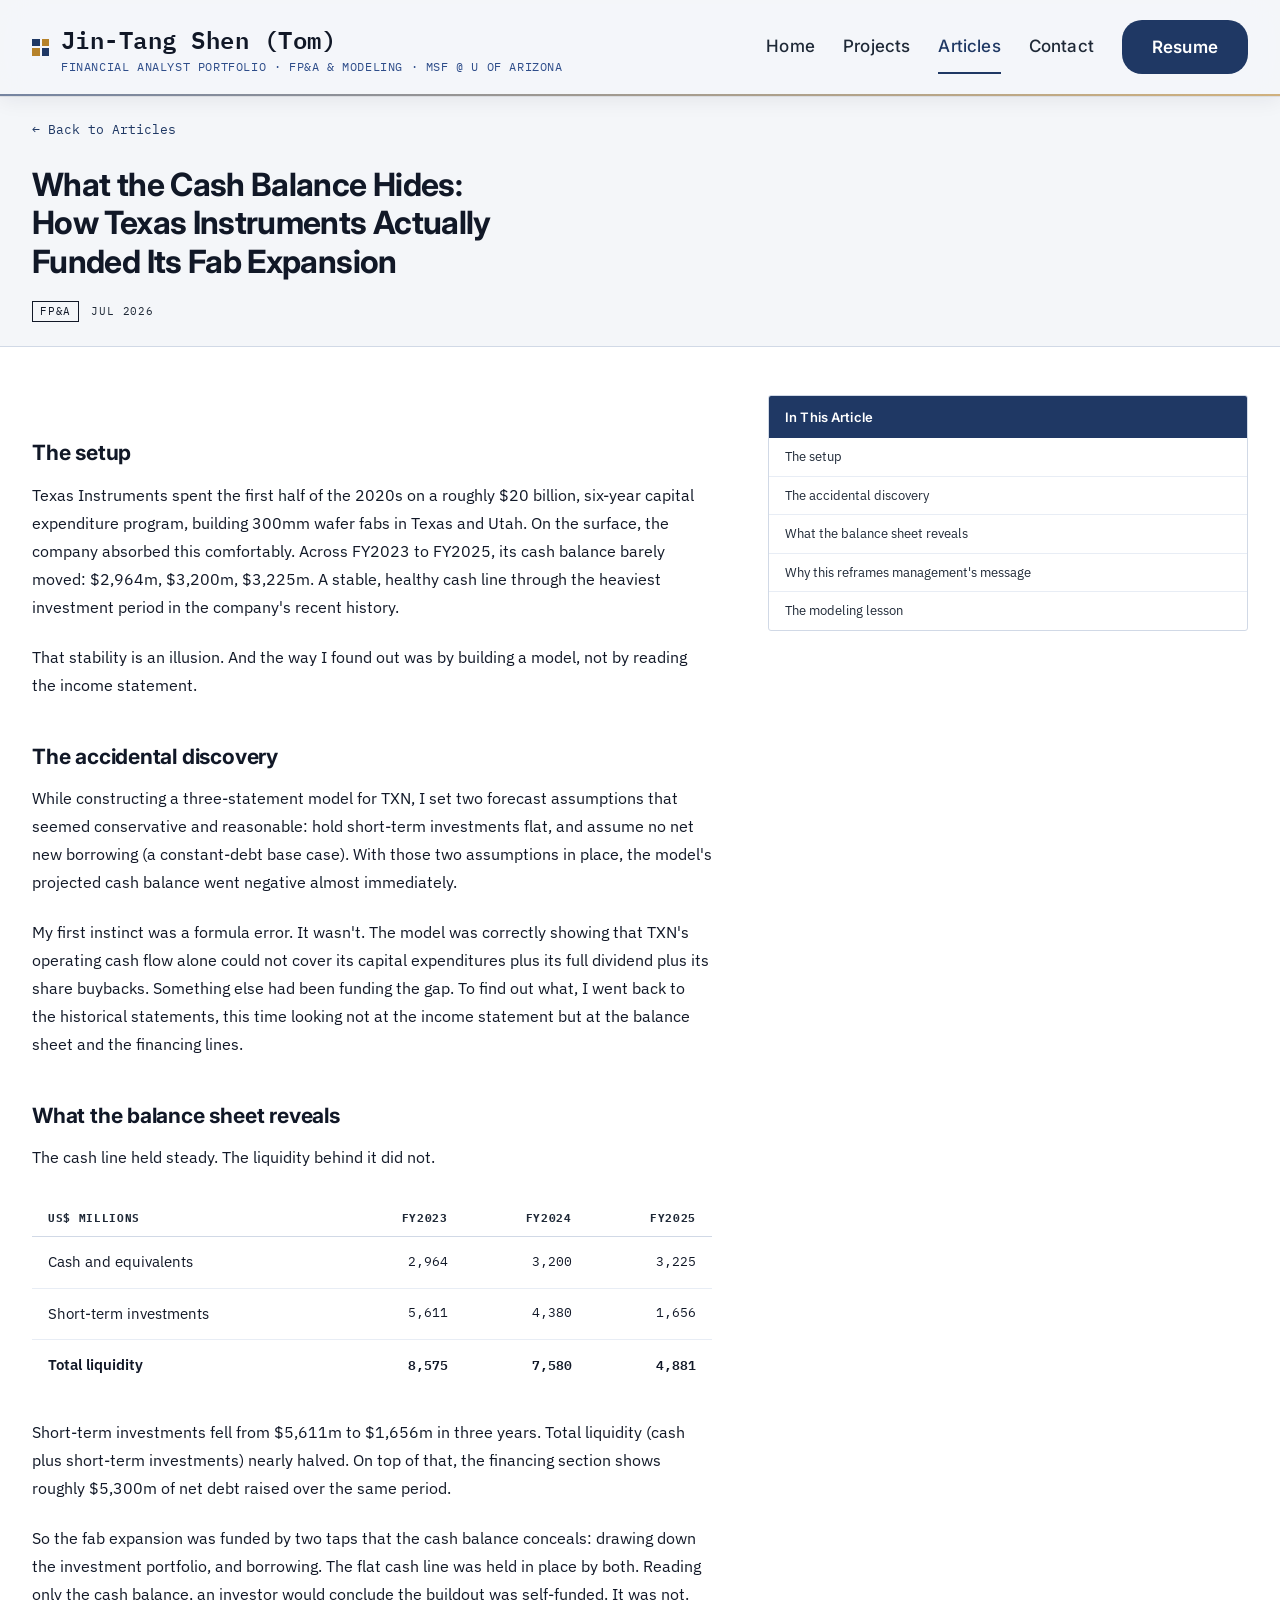
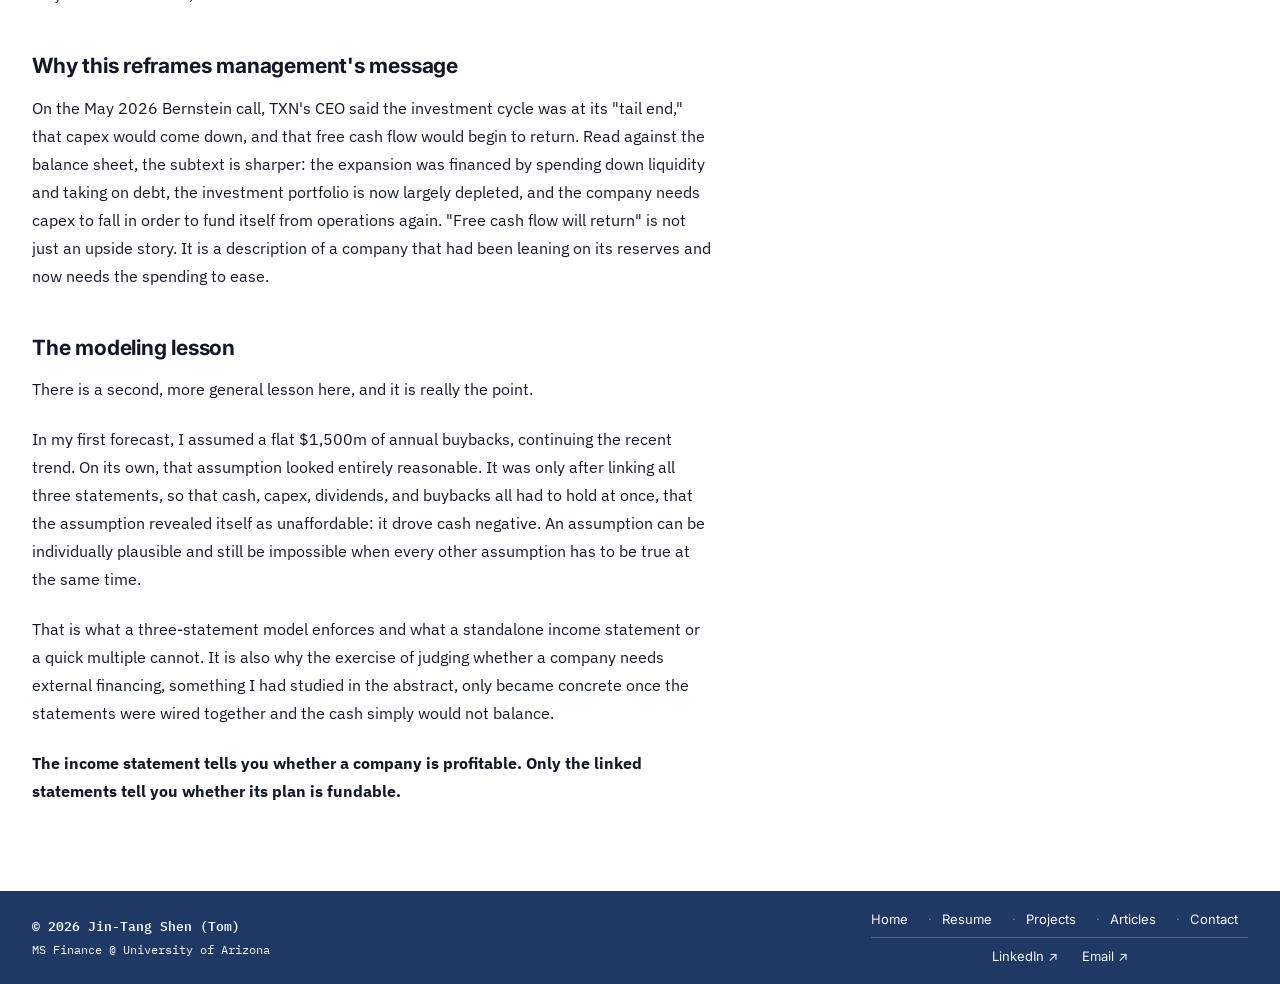
<file: article-2.html>
﻿<!DOCTYPE html>
<html lang="en">
<head>
<meta charset="UTF-8">
<meta name="viewport" content="width=device-width, initial-scale=1.0">
<!-- Google tag (gtag.js) -->
<script async src="https://www.googletagmanager.com/gtag/js?id=G-GY1DFJFTY4"></script>
<script>
  window.dataLayer = window.dataLayer || [];
  function gtag(){dataLayer.push(arguments);}
  gtag('js', new Date());
  gtag('config', 'G-GY1DFJFTY4');
</script>
<title>What the Cash Balance Hides</title>
<meta property="og:image" content="https://raw.githubusercontent.com/tom91517/portfolio/main/3Statement_DCF_model.png">
<meta property="og:image:type" content="image/png">
<meta property="og:image:width" content="1263">
<meta property="og:image:height" content="645">
<meta property="og:image:alt" content="Texas Instruments three-statement financial model and DCF valuation preview">
<meta name="twitter:card" content="summary_large_image">
<meta name="twitter:image" content="https://raw.githubusercontent.com/tom91517/portfolio/main/3Statement_DCF_model.png">
<link rel="preconnect" href="https://fonts.googleapis.com">
<link rel="preconnect" href="https://fonts.gstatic.com" crossorigin>
<link href="https://fonts.googleapis.com/css2?family=Inter:wght@400;500;600;700;800&family=IBM+Plex+Sans:wght@400;500;600&family=IBM+Plex+Mono:wght@400;500;600&display=swap" rel="stylesheet">
<link rel="stylesheet" href="style.css">
<link rel="icon" type="image/svg+xml" href="favicon.svg">
</head>
<body>

<header class="site-nav">
  <div class="wrap nav-row">
    <a class="wordmark" href="index.html">
      <span class="mark"><span></span><span></span><span></span><span></span></span>
      <span class="wordmark-text">Jin-Tang Shen (Tom)<span class="wordmark-sub">Financial Analyst Portfolio · FP&amp;A &amp; Modeling · MSF @ U of Arizona</span></span>
    </a>
    <button class="nav-toggle" aria-label="Toggle navigation" aria-expanded="false">
      <span></span><span></span><span></span>
    </button>
    <nav class="links">
      <a href="index.html">Home</a>
      <a href="resume.html" class="nav-cta">Resume</a>
      <a href="projects.html">Projects</a>
      <a href="articles.html" class="active" aria-current="page">Articles</a>
      <a href="index.html#contact">Contact</a>
    </nav>
  </div>
</header>

<main class="page-main">

<section class="article-hero">
  <div class="wrap">
    <a href="articles.html" class="case-back">← Back to Articles</a>
    <h1 class="article-hero-title">What the Cash Balance Hides: How Texas Instruments Actually Funded Its Fab Expansion</h1>
    <div class="article-hero-meta">
      <span class="article-row-tag">FP&amp;A</span>
      <span class="article-hero-date">JUL 2026</span>
    </div>
  </div>
</section>

<section class="article-body-section">
  <div class="wrap article-wrap">
    <div class="article-prose">

      <h2>The setup</h2>
      <p>Texas Instruments spent the first half of the 2020s on a roughly $20 billion, six-year capital expenditure program, building 300mm wafer fabs in Texas and Utah. On the surface, the company absorbed this comfortably. Across FY2023 to FY2025, its cash balance barely moved: $2,964m, $3,200m, $3,225m. A stable, healthy cash line through the heaviest investment period in the company's recent history.</p>
      <p>That stability is an illusion. And the way I found out was by building a model, not by reading the income statement.</p>

      <h2>The accidental discovery</h2>
      <p>While constructing a three-statement model for TXN, I set two forecast assumptions that seemed conservative and reasonable: hold short-term investments flat, and assume no net new borrowing (a constant-debt base case). With those two assumptions in place, the model's projected cash balance went negative almost immediately.</p>
      <p>My first instinct was a formula error. It wasn't. The model was correctly showing that TXN's operating cash flow alone could not cover its capital expenditures plus its full dividend plus its share buybacks. Something else had been funding the gap. To find out what, I went back to the historical statements, this time looking not at the income statement but at the balance sheet and the financing lines.</p>

      <h2>What the balance sheet reveals</h2>
      <p>The cash line held steady. The liquidity behind it did not.</p>
      <div class="table-wrap">
        <table class="data-table">
          <thead>
            <tr>
              <th>US$ millions</th>
              <th>FY2023</th>
              <th>FY2024</th>
              <th>FY2025</th>
            </tr>
          </thead>
          <tbody>
            <tr>
              <td>Cash and equivalents</td>
              <td>2,964</td>
              <td>3,200</td>
              <td>3,225</td>
            </tr>
            <tr>
              <td>Short-term investments</td>
              <td>5,611</td>
              <td>4,380</td>
              <td>1,656</td>
            </tr>
            <tr>
              <td>Total liquidity</td>
              <td>8,575</td>
              <td>7,580</td>
              <td>4,881</td>
            </tr>
          </tbody>
        </table>
      </div>
      <p>Short-term investments fell from $5,611m to $1,656m in three years. Total liquidity (cash plus short-term investments) nearly halved. On top of that, the financing section shows roughly $5,300m of net debt raised over the same period.</p>
      <p>So the fab expansion was funded by two taps that the cash balance conceals: drawing down the investment portfolio, and borrowing. The flat cash line was held in place by both. Reading only the cash balance, an investor would conclude the buildout was self-funded. It was not.</p>

      <h2>Why this reframes management's message</h2>
      <p>On the May 2026 Bernstein call, TXN's CEO said the investment cycle was at its "tail end," that capex would come down, and that free cash flow would begin to return. Read against the balance sheet, the subtext is sharper: the expansion was financed by spending down liquidity and taking on debt, the investment portfolio is now largely depleted, and the company needs capex to fall in order to fund itself from operations again. "Free cash flow will return" is not just an upside story. It is a description of a company that had been leaning on its reserves and now needs the spending to ease.</p>

      <h2>The modeling lesson</h2>
      <p>There is a second, more general lesson here, and it is really the point.</p>
      <p>In my first forecast, I assumed a flat $1,500m of annual buybacks, continuing the recent trend. On its own, that assumption looked entirely reasonable. It was only after linking all three statements, so that cash, capex, dividends, and buybacks all had to hold at once, that the assumption revealed itself as unaffordable: it drove cash negative. An assumption can be individually plausible and still be impossible when every other assumption has to be true at the same time.</p>
      <p>That is what a three-statement model enforces and what a standalone income statement or a quick multiple cannot. It is also why the exercise of judging whether a company needs external financing, something I had studied in the abstract, only became concrete once the statements were wired together and the cash simply would not balance.</p>
      <p><strong>The income statement tells you whether a company is profitable. Only the linked statements tell you whether its plan is fundable.</strong></p>

    </div>
    <aside class="article-toc">
      <p class="toc-label">In This Article</p>
      <ul class="toc-list"></ul>
    </aside>
  </div>
</section>

</main>

<footer>
  <div class="wrap">
    <div class="footer-inner">
      <div class="footer-left">
        <span class="footer-name">&copy; 2026 Jin-Tang Shen (Tom)</span>
        <span class="footer-sub">MS Finance @ University of Arizona</span>
      </div>
      <div class="footer-right">
        <nav class="footer-nav">
          <a href="index.html">Home</a>
          <a href="resume.html">Resume</a>
          <a href="projects.html">Projects</a>
          <a href="articles.html">Articles</a>
          <a href="index.html#contact">Contact</a>
        </nav>
        <div class="footer-rule"></div>
        <div class="footer-links">
          <a href="https://www.linkedin.com/in/jintang-shen/" target="_blank" rel="noopener">LinkedIn &#8599;</a>
          <a href="mailto:tom91517@gmail.com">Email &#8599;</a>
        </div>
      </div>
    </div>
  </div>
</footer>

<script>
(function(){
  var hs = document.querySelectorAll('.article-prose h2');
  var ul = document.querySelector('.toc-list');
  if (!ul) return;
  hs.forEach(function(h, i){
    if (!h.id) h.id = 'sec-' + i;
    var li = document.createElement('li');
    var a  = document.createElement('a');
    a.href = '#' + h.id;
    a.textContent = h.textContent;
    li.appendChild(a);
    ul.appendChild(li);
  });
})();
</script>
<script src="nav.js"></script>
</body>
</html>
</file>
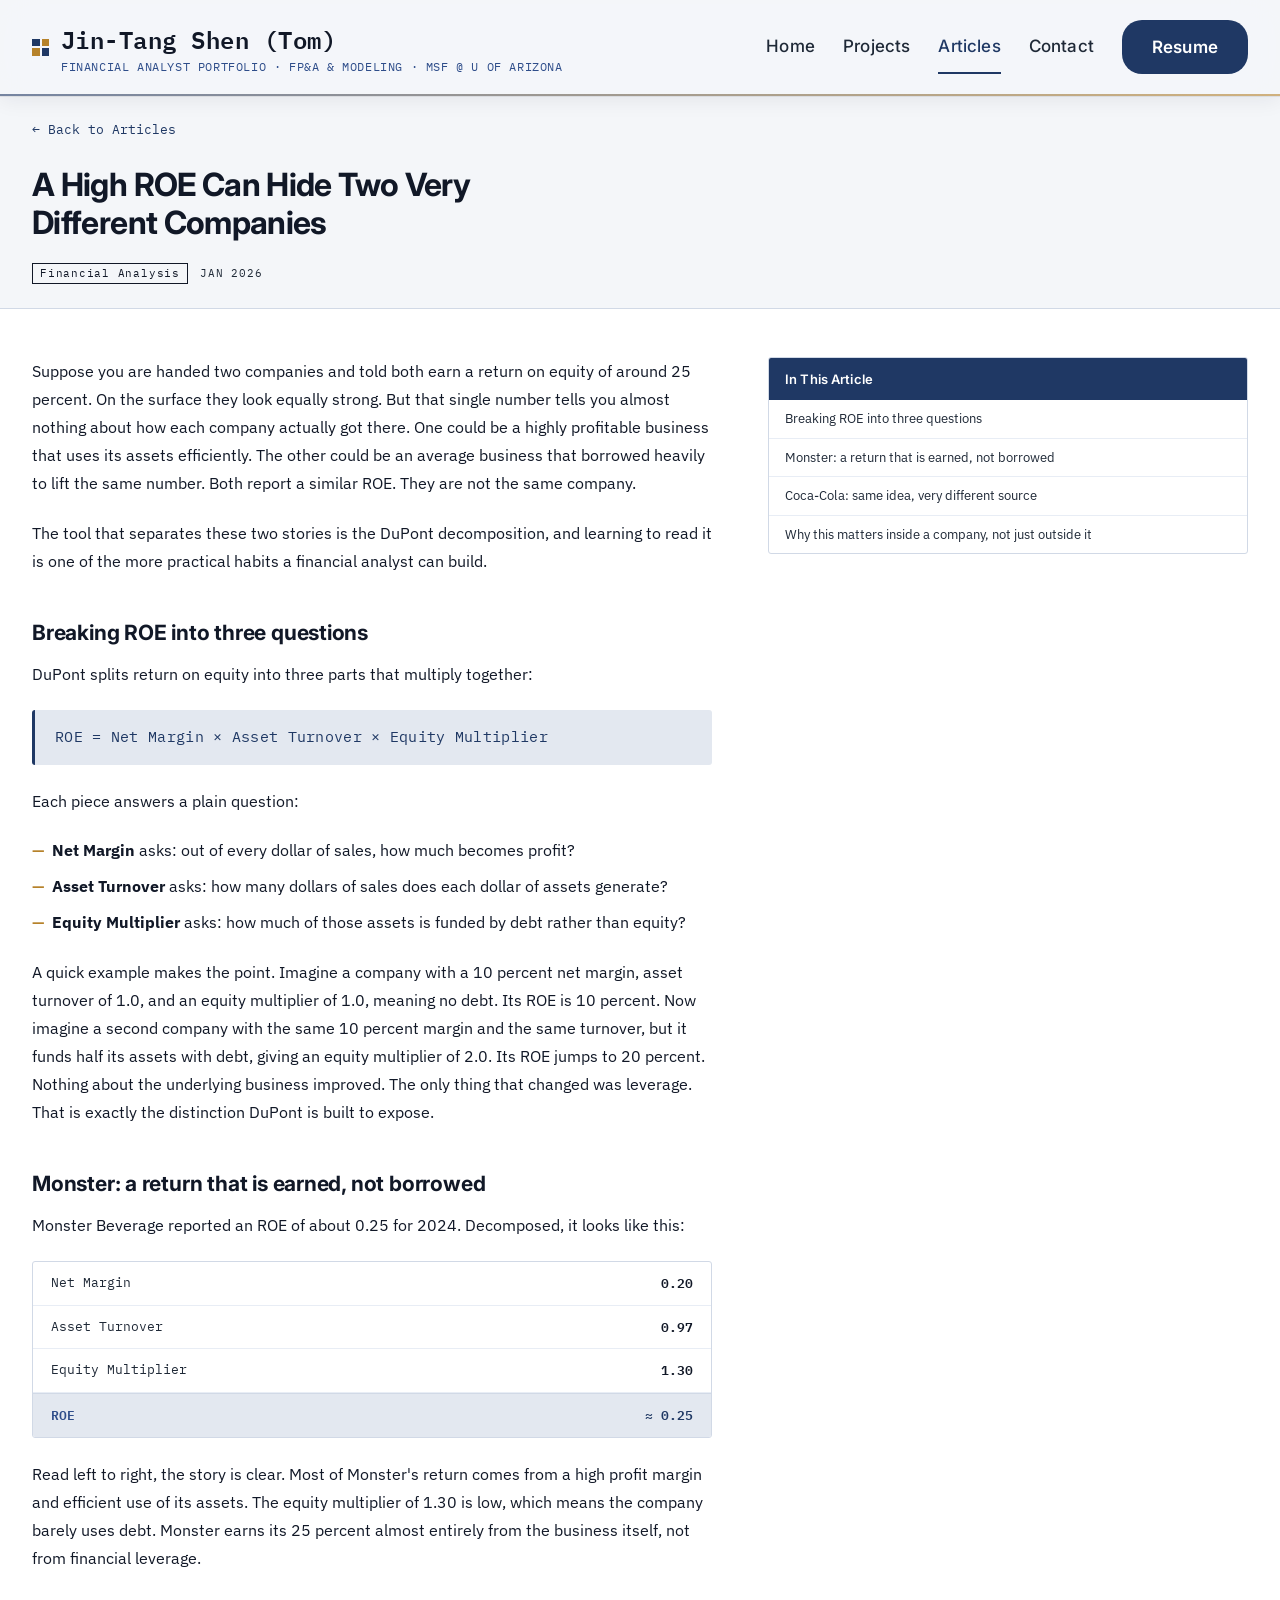
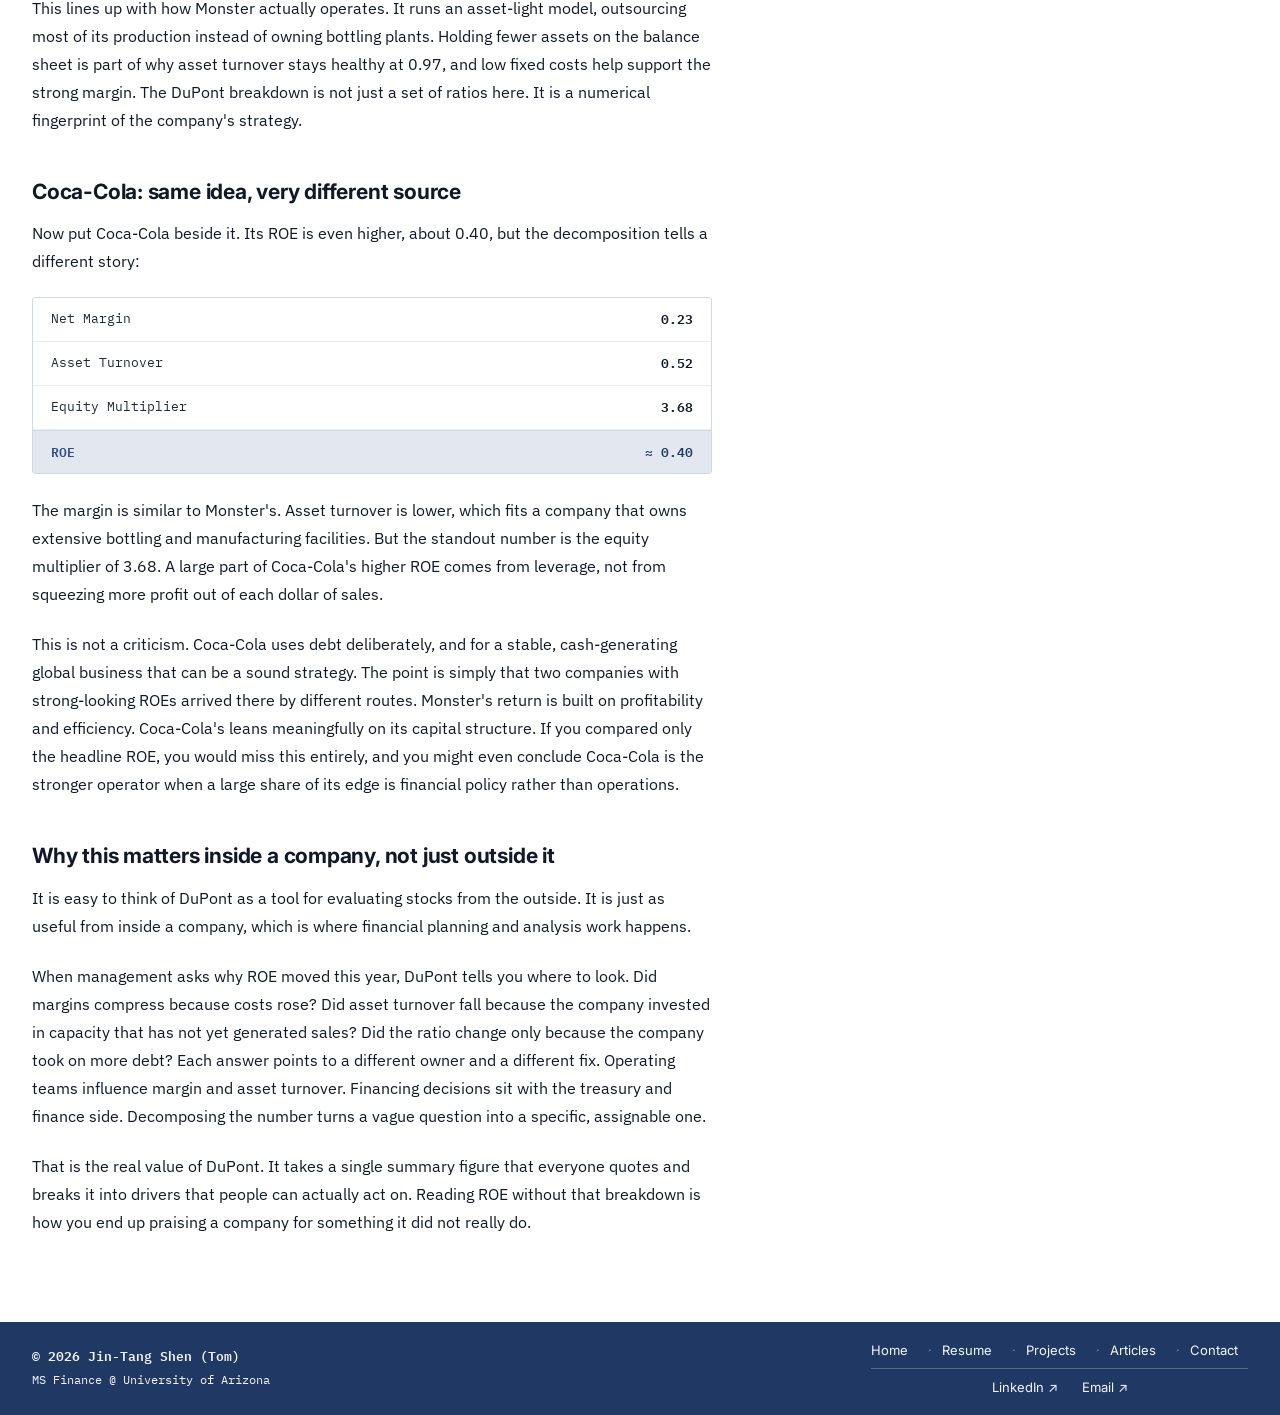
<file: article-3.html>
﻿<!DOCTYPE html>
<html lang="en">
<head>
<meta charset="UTF-8">
<meta name="viewport" content="width=device-width, initial-scale=1.0">
<!-- Google tag (gtag.js) -->
<script async src="https://www.googletagmanager.com/gtag/js?id=G-GY1DFJFTY4"></script>
<script>
  window.dataLayer = window.dataLayer || [];
  function gtag(){dataLayer.push(arguments);}
  gtag('js', new Date());
  gtag('config', 'G-GY1DFJFTY4');
</script>
<title>A High ROE Can Hide Two Very Different Companies</title>
<link rel="preconnect" href="https://fonts.googleapis.com">
<link rel="preconnect" href="https://fonts.gstatic.com" crossorigin>
<link href="https://fonts.googleapis.com/css2?family=Inter:wght@400;500;600;700;800&family=IBM+Plex+Sans:wght@400;500;600&family=IBM+Plex+Mono:wght@400;500;600&display=swap" rel="stylesheet">
<link rel="stylesheet" href="style.css">
<link rel="icon" type="image/svg+xml" href="favicon.svg">
</head>
<body>

<header class="site-nav">
  <div class="wrap nav-row">
    <a class="wordmark" href="index.html">
      <span class="mark"><span></span><span></span><span></span><span></span></span>
      <span class="wordmark-text">Jin-Tang Shen (Tom)<span class="wordmark-sub">Financial Analyst Portfolio · FP&amp;A &amp; Modeling · MSF @ U of Arizona</span></span>
    </a>
    <button class="nav-toggle" aria-label="Toggle navigation" aria-expanded="false">
      <span></span><span></span><span></span>
    </button>
    <nav class="links">
      <a href="index.html">Home</a>
      <a href="resume.html" class="nav-cta">Resume</a>
      <a href="projects.html">Projects</a>
      <a href="articles.html" class="active" aria-current="page">Articles</a>
      <a href="index.html#contact">Contact</a>
    </nav>
  </div>
</header>

<main class="page-main">

<section class="article-hero">
  <div class="wrap">
    <a href="articles.html" class="case-back">← Back to Articles</a>
    <h1 class="article-hero-title">A High ROE Can Hide Two Very Different Companies</h1>
    <div class="article-hero-meta">
      <span class="article-row-tag">Financial Analysis</span>
      <span class="article-hero-date">JAN 2026</span>
    </div>
  </div>
</section>

<section class="article-body-section">
  <div class="wrap article-wrap">
    <div class="article-prose">

      <p>Suppose you are handed two companies and told both earn a return on equity of around 25 percent. On the surface they look equally strong. But that single number tells you almost nothing about how each company actually got there. One could be a highly profitable business that uses its assets efficiently. The other could be an average business that borrowed heavily to lift the same number. Both report a similar ROE. They are not the same company.</p>

      <p>The tool that separates these two stories is the DuPont decomposition, and learning to read it is one of the more practical habits a financial analyst can build.</p>

      <h2>Breaking ROE into three questions</h2>

      <p>DuPont splits return on equity into three parts that multiply together:</p>

      <div class="article-formula">ROE = Net Margin &times; Asset Turnover &times; Equity Multiplier</div>

      <p>Each piece answers a plain question:</p>

      <ul class="article-list">
        <li><strong>Net Margin</strong> asks: out of every dollar of sales, how much becomes profit?</li>
        <li><strong>Asset Turnover</strong> asks: how many dollars of sales does each dollar of assets generate?</li>
        <li><strong>Equity Multiplier</strong> asks: how much of those assets is funded by debt rather than equity?</li>
      </ul>

      <p>A quick example makes the point. Imagine a company with a 10 percent net margin, asset turnover of 1.0, and an equity multiplier of 1.0, meaning no debt. Its ROE is 10 percent. Now imagine a second company with the same 10 percent margin and the same turnover, but it funds half its assets with debt, giving an equity multiplier of 2.0. Its ROE jumps to 20 percent. Nothing about the underlying business improved. The only thing that changed was leverage. That is exactly the distinction DuPont is built to expose.</p>

      <h2>Monster: a return that is earned, not borrowed</h2>

      <p>Monster Beverage reported an ROE of about 0.25 for 2024. Decomposed, it looks like this:</p>

      <div class="article-data-block">
        <div class="adb-row"><span class="adb-label">Net Margin</span><span class="adb-value">0.20</span></div>
        <div class="adb-row"><span class="adb-label">Asset Turnover</span><span class="adb-value">0.97</span></div>
        <div class="adb-row"><span class="adb-label">Equity Multiplier</span><span class="adb-value">1.30</span></div>
        <div class="adb-row adb-row--result"><span class="adb-label">ROE</span><span class="adb-value">≈ 0.25</span></div>
      </div>

      <p>Read left to right, the story is clear. Most of Monster's return comes from a high profit margin and efficient use of its assets. The equity multiplier of 1.30 is low, which means the company barely uses debt. Monster earns its 25 percent almost entirely from the business itself, not from financial leverage.</p>

      <p>This lines up with how Monster actually operates. It runs an asset-light model, outsourcing most of its production instead of owning bottling plants. Holding fewer assets on the balance sheet is part of why asset turnover stays healthy at 0.97, and low fixed costs help support the strong margin. The DuPont breakdown is not just a set of ratios here. It is a numerical fingerprint of the company's strategy.</p>

      <h2>Coca-Cola: same idea, very different source</h2>

      <p>Now put Coca-Cola beside it. Its ROE is even higher, about 0.40, but the decomposition tells a different story:</p>

      <div class="article-data-block">
        <div class="adb-row"><span class="adb-label">Net Margin</span><span class="adb-value">0.23</span></div>
        <div class="adb-row"><span class="adb-label">Asset Turnover</span><span class="adb-value">0.52</span></div>
        <div class="adb-row"><span class="adb-label">Equity Multiplier</span><span class="adb-value">3.68</span></div>
        <div class="adb-row adb-row--result"><span class="adb-label">ROE</span><span class="adb-value">≈ 0.40</span></div>
      </div>

      <p>The margin is similar to Monster's. Asset turnover is lower, which fits a company that owns extensive bottling and manufacturing facilities. But the standout number is the equity multiplier of 3.68. A large part of Coca-Cola's higher ROE comes from leverage, not from squeezing more profit out of each dollar of sales.</p>

      <p>This is not a criticism. Coca-Cola uses debt deliberately, and for a stable, cash-generating global business that can be a sound strategy. The point is simply that two companies with strong-looking ROEs arrived there by different routes. Monster's return is built on profitability and efficiency. Coca-Cola's leans meaningfully on its capital structure. If you compared only the headline ROE, you would miss this entirely, and you might even conclude Coca-Cola is the stronger operator when a large share of its edge is financial policy rather than operations.</p>

      <h2>Why this matters inside a company, not just outside it</h2>

      <p>It is easy to think of DuPont as a tool for evaluating stocks from the outside. It is just as useful from inside a company, which is where financial planning and analysis work happens.</p>

      <p>When management asks why ROE moved this year, DuPont tells you where to look. Did margins compress because costs rose? Did asset turnover fall because the company invested in capacity that has not yet generated sales? Did the ratio change only because the company took on more debt? Each answer points to a different owner and a different fix. Operating teams influence margin and asset turnover. Financing decisions sit with the treasury and finance side. Decomposing the number turns a vague question into a specific, assignable one.</p>

      <p>That is the real value of DuPont. It takes a single summary figure that everyone quotes and breaks it into drivers that people can actually act on. Reading ROE without that breakdown is how you end up praising a company for something it did not really do.</p>

    </div>
    <aside class="article-toc">
      <p class="toc-label">In This Article</p>
      <ul class="toc-list"></ul>
    </aside>
  </div>
</section>

</main>

<footer>
  <div class="wrap">
    <div class="footer-inner">
      <div class="footer-left">
        <span class="footer-name">&copy; 2026 Jin-Tang Shen (Tom)</span>
        <span class="footer-sub">MS Finance @ University of Arizona</span>
      </div>
      <div class="footer-right">
        <nav class="footer-nav">
          <a href="index.html">Home</a>
          <a href="resume.html">Resume</a>
          <a href="projects.html">Projects</a>
          <a href="articles.html">Articles</a>
          <a href="index.html#contact">Contact</a>
        </nav>
        <div class="footer-rule"></div>
        <div class="footer-links">
          <a href="https://www.linkedin.com/in/jintang-shen/" target="_blank" rel="noopener">LinkedIn &#8599;</a>
          <a href="mailto:tom91517@gmail.com">Email &#8599;</a>
        </div>
      </div>
    </div>
  </div>
</footer>

<script>
(function(){
  var hs = document.querySelectorAll('.article-prose h2');
  var ul = document.querySelector('.toc-list');
  if (!ul) return;
  hs.forEach(function(h, i){
    if (!h.id) h.id = 'sec-' + i;
    var li = document.createElement('li');
    var a  = document.createElement('a');
    a.href = '#' + h.id;
    a.textContent = h.textContent;
    li.appendChild(a);
    ul.appendChild(li);
  });
})();
</script>
<script src="nav.js"></script>
</body>
</html>
</file>
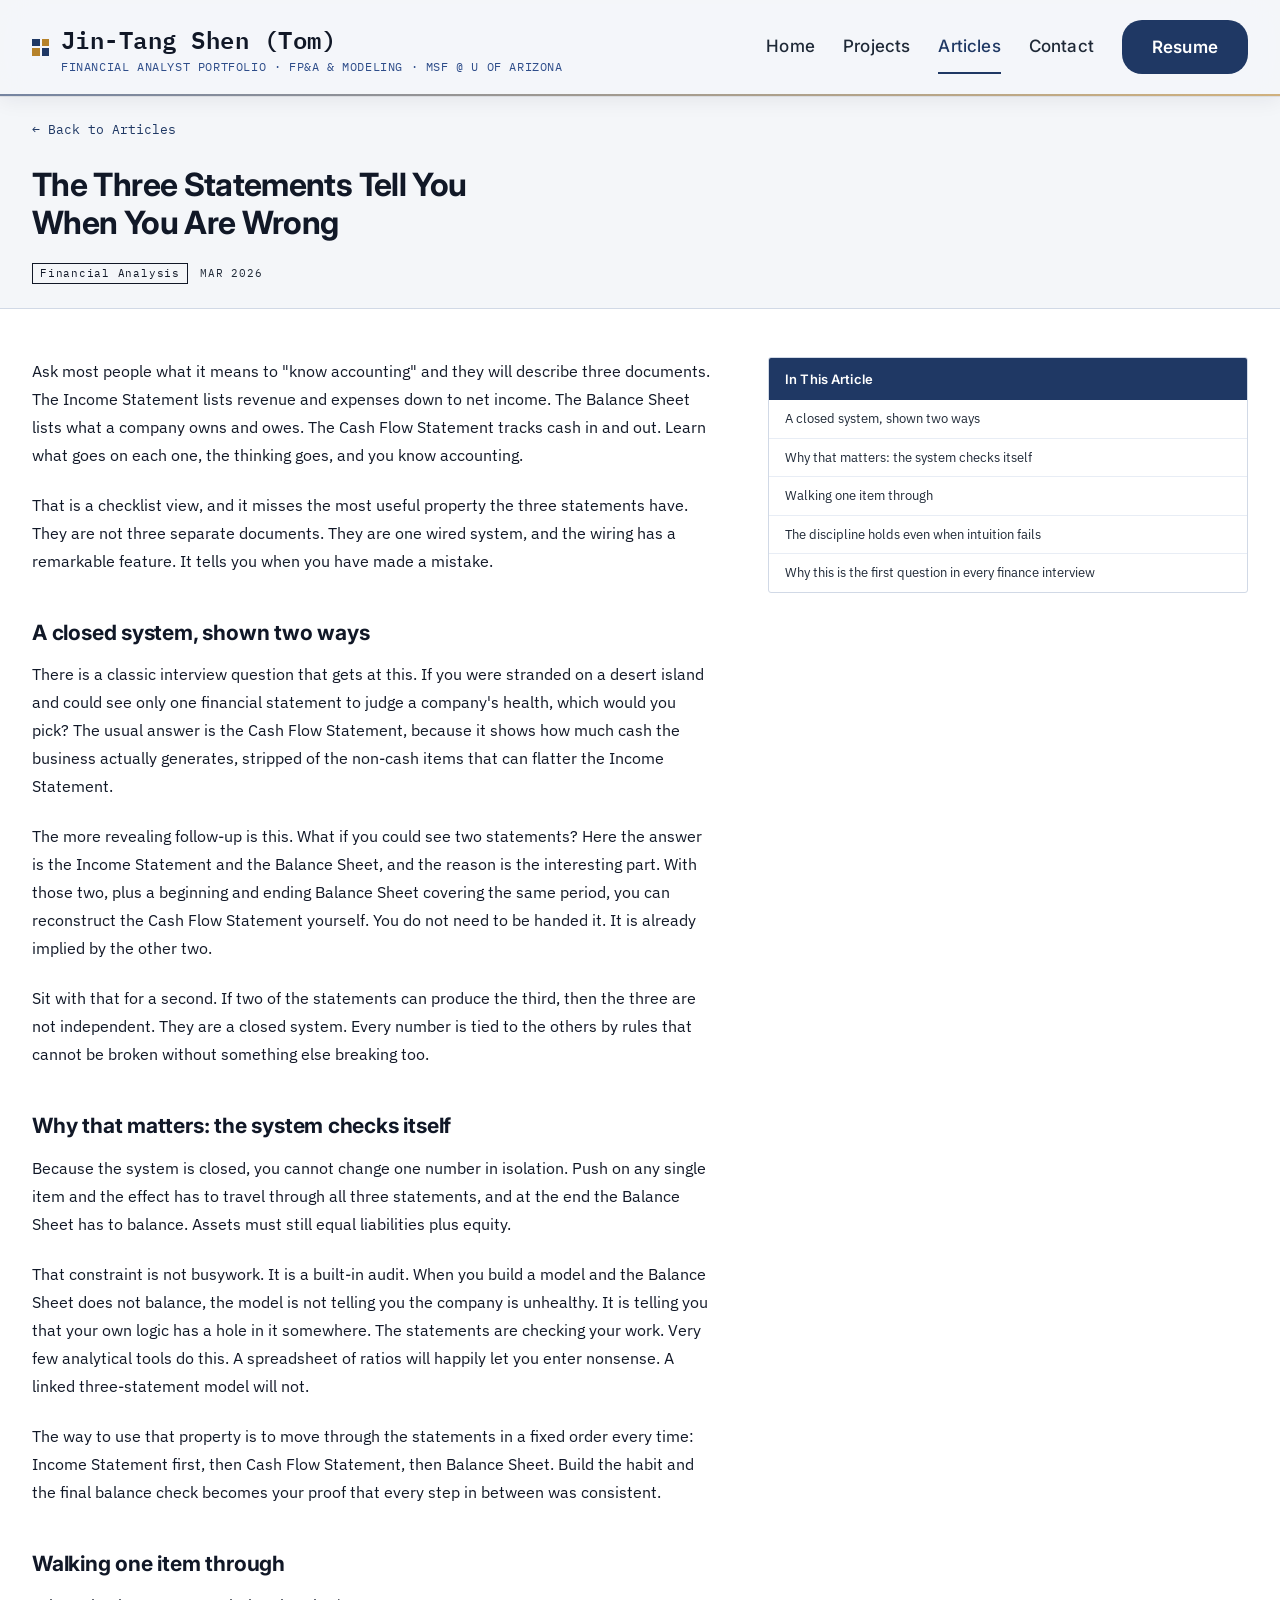
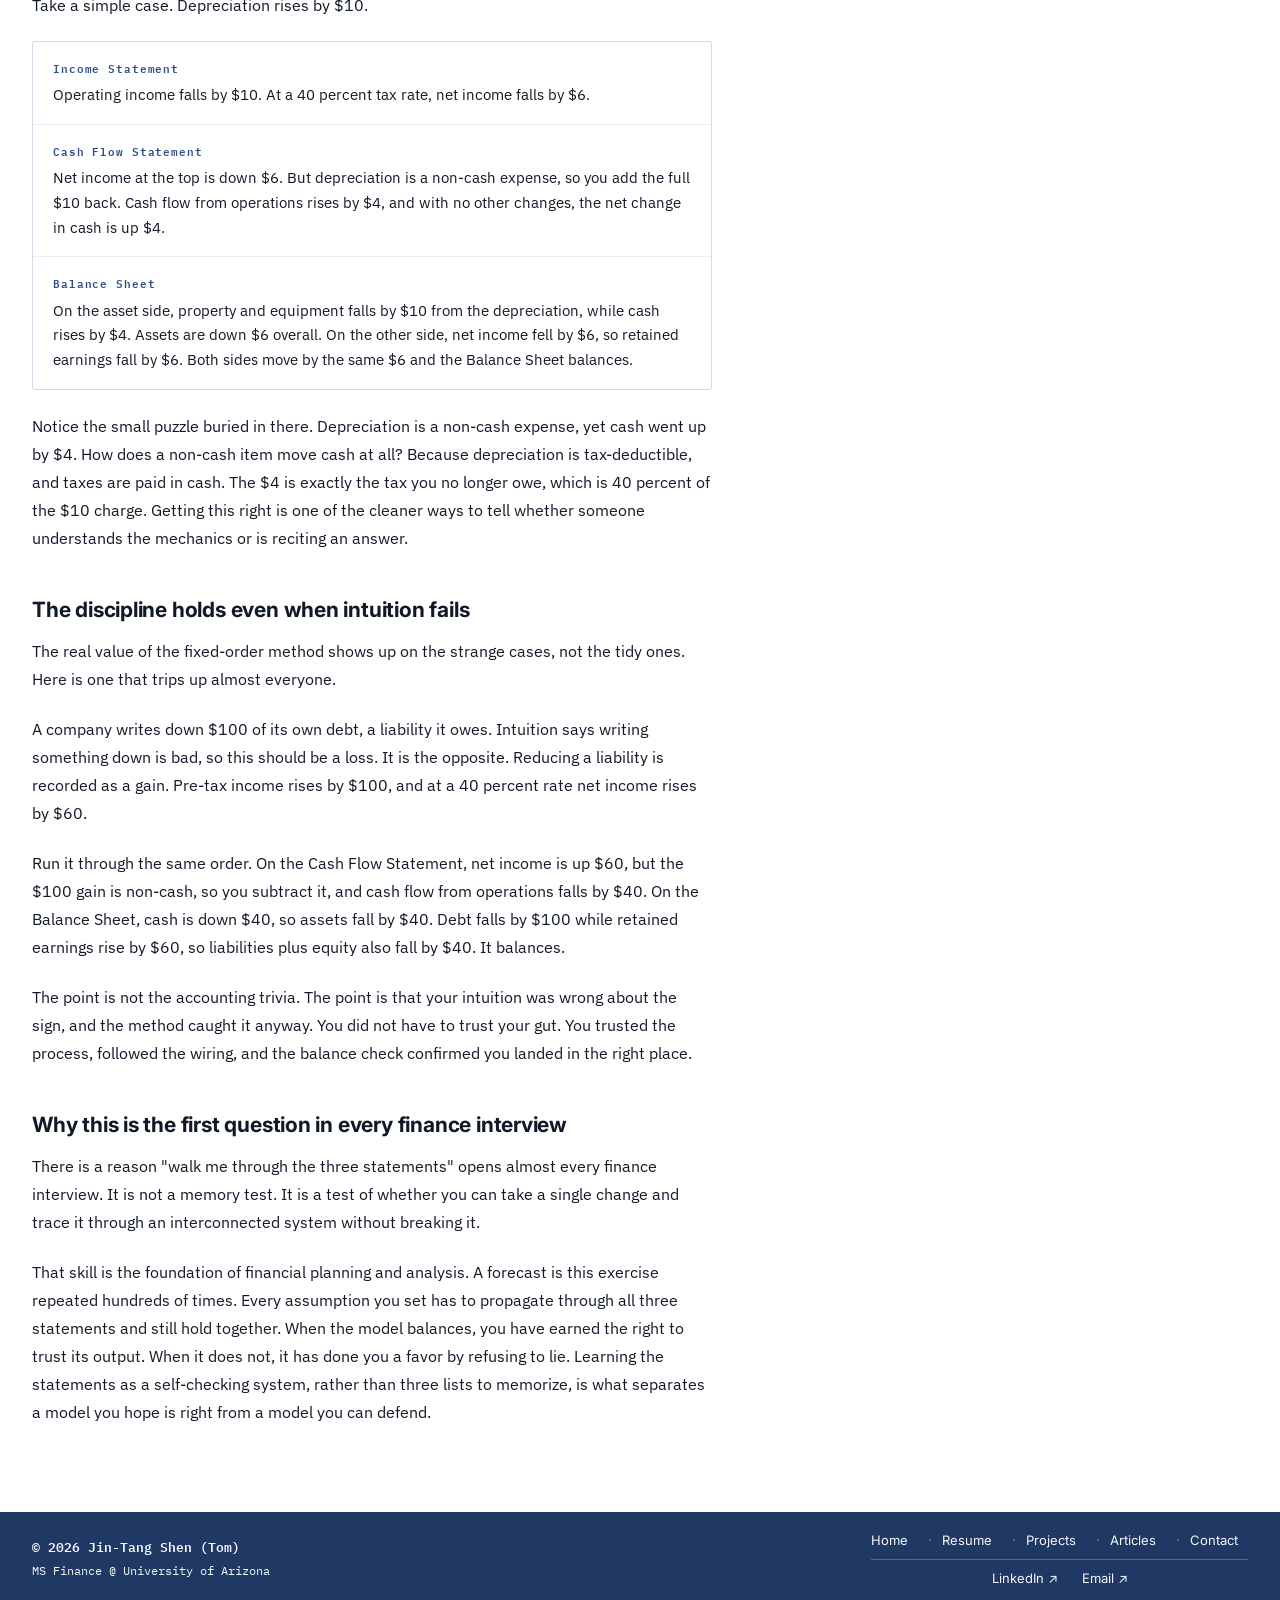
<file: article-4.html>
﻿<!DOCTYPE html>
<html lang="en">
<head>
<meta charset="UTF-8">
<meta name="viewport" content="width=device-width, initial-scale=1.0">
<!-- Google tag (gtag.js) -->
<script async src="https://www.googletagmanager.com/gtag/js?id=G-GY1DFJFTY4"></script>
<script>
  window.dataLayer = window.dataLayer || [];
  function gtag(){dataLayer.push(arguments);}
  gtag('js', new Date());
  gtag('config', 'G-GY1DFJFTY4');
</script>
<title>The Three Statements Tell You When You Are Wrong</title>
<link rel="preconnect" href="https://fonts.googleapis.com">
<link rel="preconnect" href="https://fonts.gstatic.com" crossorigin>
<link href="https://fonts.googleapis.com/css2?family=Inter:wght@400;500;600;700;800&family=IBM+Plex+Sans:wght@400;500;600&family=IBM+Plex+Mono:wght@400;500;600&display=swap" rel="stylesheet">
<link rel="stylesheet" href="style.css">
<link rel="icon" type="image/svg+xml" href="favicon.svg">
</head>
<body>

<header class="site-nav">
  <div class="wrap nav-row">
    <a class="wordmark" href="index.html">
      <span class="mark"><span></span><span></span><span></span><span></span></span>
      <span class="wordmark-text">Jin-Tang Shen (Tom)<span class="wordmark-sub">Financial Analyst Portfolio · FP&amp;A &amp; Modeling · MSF @ U of Arizona</span></span>
    </a>
    <button class="nav-toggle" aria-label="Toggle navigation" aria-expanded="false">
      <span></span><span></span><span></span>
    </button>
    <nav class="links">
      <a href="index.html">Home</a>
      <a href="resume.html" class="nav-cta">Resume</a>
      <a href="projects.html">Projects</a>
      <a href="articles.html" class="active" aria-current="page">Articles</a>
      <a href="index.html#contact">Contact</a>
    </nav>
  </div>
</header>

<main class="page-main">

<section class="article-hero">
  <div class="wrap">
    <a href="articles.html" class="case-back">← Back to Articles</a>
    <h1 class="article-hero-title">The Three Statements Tell You When You Are Wrong</h1>
    <div class="article-hero-meta">
      <span class="article-row-tag">Financial Analysis</span>
      <span class="article-hero-date">MAR 2026</span>
    </div>
  </div>
</section>

<section class="article-body-section">
  <div class="wrap article-wrap">
    <div class="article-prose">

      <p>Ask most people what it means to "know accounting" and they will describe three documents. The Income Statement lists revenue and expenses down to net income. The Balance Sheet lists what a company owns and owes. The Cash Flow Statement tracks cash in and out. Learn what goes on each one, the thinking goes, and you know accounting.</p>

      <p>That is a checklist view, and it misses the most useful property the three statements have. They are not three separate documents. They are one wired system, and the wiring has a remarkable feature. It tells you when you have made a mistake.</p>

      <h2>A closed system, shown two ways</h2>

      <p>There is a classic interview question that gets at this. If you were stranded on a desert island and could see only one financial statement to judge a company's health, which would you pick? The usual answer is the Cash Flow Statement, because it shows how much cash the business actually generates, stripped of the non-cash items that can flatter the Income Statement.</p>

      <p>The more revealing follow-up is this. What if you could see two statements? Here the answer is the Income Statement and the Balance Sheet, and the reason is the interesting part. With those two, plus a beginning and ending Balance Sheet covering the same period, you can reconstruct the Cash Flow Statement yourself. You do not need to be handed it. It is already implied by the other two.</p>

      <p>Sit with that for a second. If two of the statements can produce the third, then the three are not independent. They are a closed system. Every number is tied to the others by rules that cannot be broken without something else breaking too.</p>

      <h2>Why that matters: the system checks itself</h2>

      <p>Because the system is closed, you cannot change one number in isolation. Push on any single item and the effect has to travel through all three statements, and at the end the Balance Sheet has to balance. Assets must still equal liabilities plus equity.</p>

      <p>That constraint is not busywork. It is a built-in audit. When you build a model and the Balance Sheet does not balance, the model is not telling you the company is unhealthy. It is telling you that your own logic has a hole in it somewhere. The statements are checking your work. Very few analytical tools do this. A spreadsheet of ratios will happily let you enter nonsense. A linked three-statement model will not.</p>

      <p>The way to use that property is to move through the statements in a fixed order every time: Income Statement first, then Cash Flow Statement, then Balance Sheet. Build the habit and the final balance check becomes your proof that every step in between was consistent.</p>

      <h2>Walking one item through</h2>

      <p>Take a simple case. Depreciation rises by $10.</p>

      <div class="article-walkthrough">
        <div class="awt-step">
          <span class="awt-label">Income Statement</span>
          <p>Operating income falls by $10. At a 40 percent tax rate, net income falls by $6.</p>
        </div>
        <div class="awt-step">
          <span class="awt-label">Cash Flow Statement</span>
          <p>Net income at the top is down $6. But depreciation is a non-cash expense, so you add the full $10 back. Cash flow from operations rises by $4, and with no other changes, the net change in cash is up $4.</p>
        </div>
        <div class="awt-step">
          <span class="awt-label">Balance Sheet</span>
          <p>On the asset side, property and equipment falls by $10 from the depreciation, while cash rises by $4. Assets are down $6 overall. On the other side, net income fell by $6, so retained earnings fall by $6. Both sides move by the same $6 and the Balance Sheet balances.</p>
        </div>
      </div>

      <p>Notice the small puzzle buried in there. Depreciation is a non-cash expense, yet cash went up by $4. How does a non-cash item move cash at all? Because depreciation is tax-deductible, and taxes are paid in cash. The $4 is exactly the tax you no longer owe, which is 40 percent of the $10 charge. Getting this right is one of the cleaner ways to tell whether someone understands the mechanics or is reciting an answer.</p>

      <h2>The discipline holds even when intuition fails</h2>

      <p>The real value of the fixed-order method shows up on the strange cases, not the tidy ones. Here is one that trips up almost everyone.</p>

      <p>A company writes down $100 of its own debt, a liability it owes. Intuition says writing something down is bad, so this should be a loss. It is the opposite. Reducing a liability is recorded as a gain. Pre-tax income rises by $100, and at a 40 percent rate net income rises by $60.</p>

      <p>Run it through the same order. On the Cash Flow Statement, net income is up $60, but the $100 gain is non-cash, so you subtract it, and cash flow from operations falls by $40. On the Balance Sheet, cash is down $40, so assets fall by $40. Debt falls by $100 while retained earnings rise by $60, so liabilities plus equity also fall by $40. It balances.</p>

      <p>The point is not the accounting trivia. The point is that your intuition was wrong about the sign, and the method caught it anyway. You did not have to trust your gut. You trusted the process, followed the wiring, and the balance check confirmed you landed in the right place.</p>

      <h2>Why this is the first question in every finance interview</h2>

      <p>There is a reason "walk me through the three statements" opens almost every finance interview. It is not a memory test. It is a test of whether you can take a single change and trace it through an interconnected system without breaking it.</p>

      <p>That skill is the foundation of financial planning and analysis. A forecast is this exercise repeated hundreds of times. Every assumption you set has to propagate through all three statements and still hold together. When the model balances, you have earned the right to trust its output. When it does not, it has done you a favor by refusing to lie. Learning the statements as a self-checking system, rather than three lists to memorize, is what separates a model you hope is right from a model you can defend.</p>

    </div>
    <aside class="article-toc">
      <p class="toc-label">In This Article</p>
      <ul class="toc-list"></ul>
    </aside>
  </div>
</section>

</main>

<footer>
  <div class="wrap">
    <div class="footer-inner">
      <div class="footer-left">
        <span class="footer-name">&copy; 2026 Jin-Tang Shen (Tom)</span>
        <span class="footer-sub">MS Finance @ University of Arizona</span>
      </div>
      <div class="footer-right">
        <nav class="footer-nav">
          <a href="index.html">Home</a>
          <a href="resume.html">Resume</a>
          <a href="projects.html">Projects</a>
          <a href="articles.html">Articles</a>
          <a href="index.html#contact">Contact</a>
        </nav>
        <div class="footer-rule"></div>
        <div class="footer-links">
          <a href="https://www.linkedin.com/in/jintang-shen/" target="_blank" rel="noopener">LinkedIn &#8599;</a>
          <a href="mailto:tom91517@gmail.com">Email &#8599;</a>
        </div>
      </div>
    </div>
  </div>
</footer>

<script>
(function(){
  var hs = document.querySelectorAll('.article-prose h2');
  var ul = document.querySelector('.toc-list');
  if (!ul) return;
  hs.forEach(function(h, i){
    if (!h.id) h.id = 'sec-' + i;
    var li = document.createElement('li');
    var a  = document.createElement('a');
    a.href = '#' + h.id;
    a.textContent = h.textContent;
    li.appendChild(a);
    ul.appendChild(li);
  });
})();
</script>
<script src="nav.js"></script>
</body>
</html>
</file>
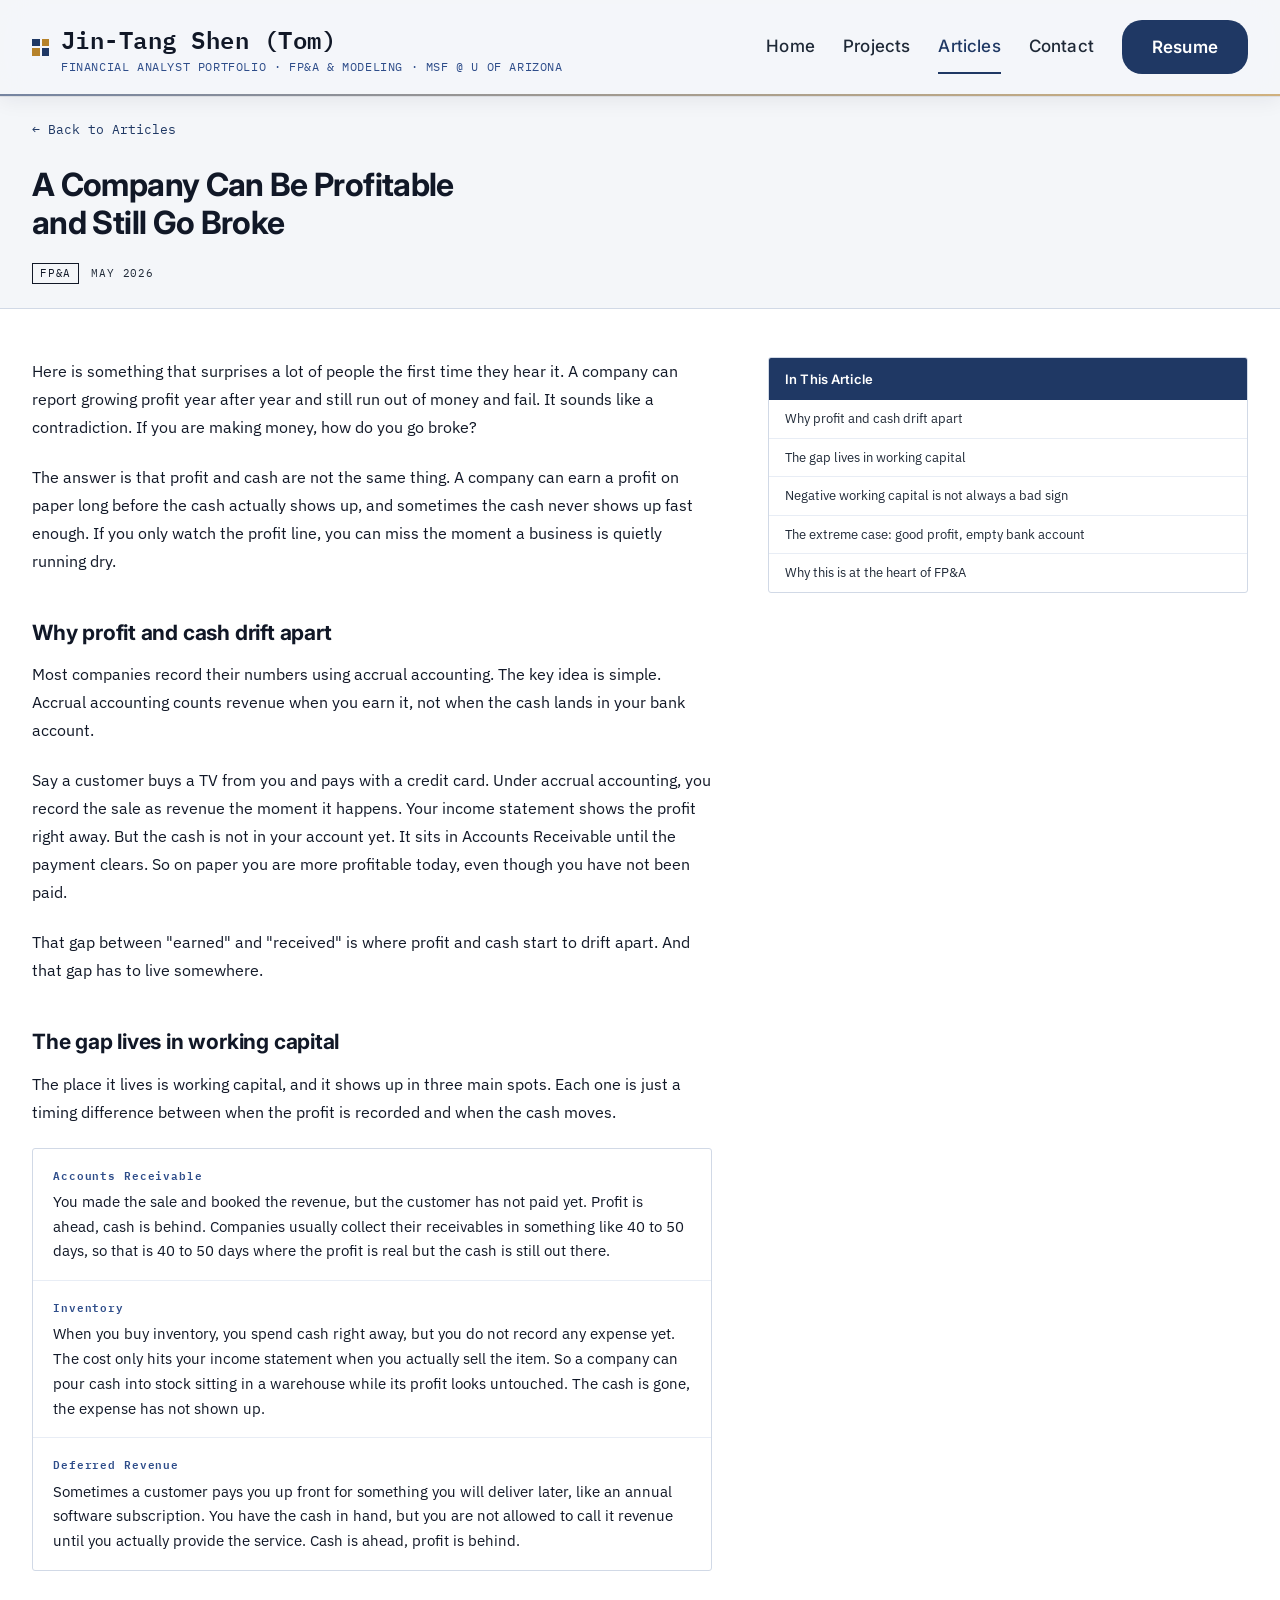
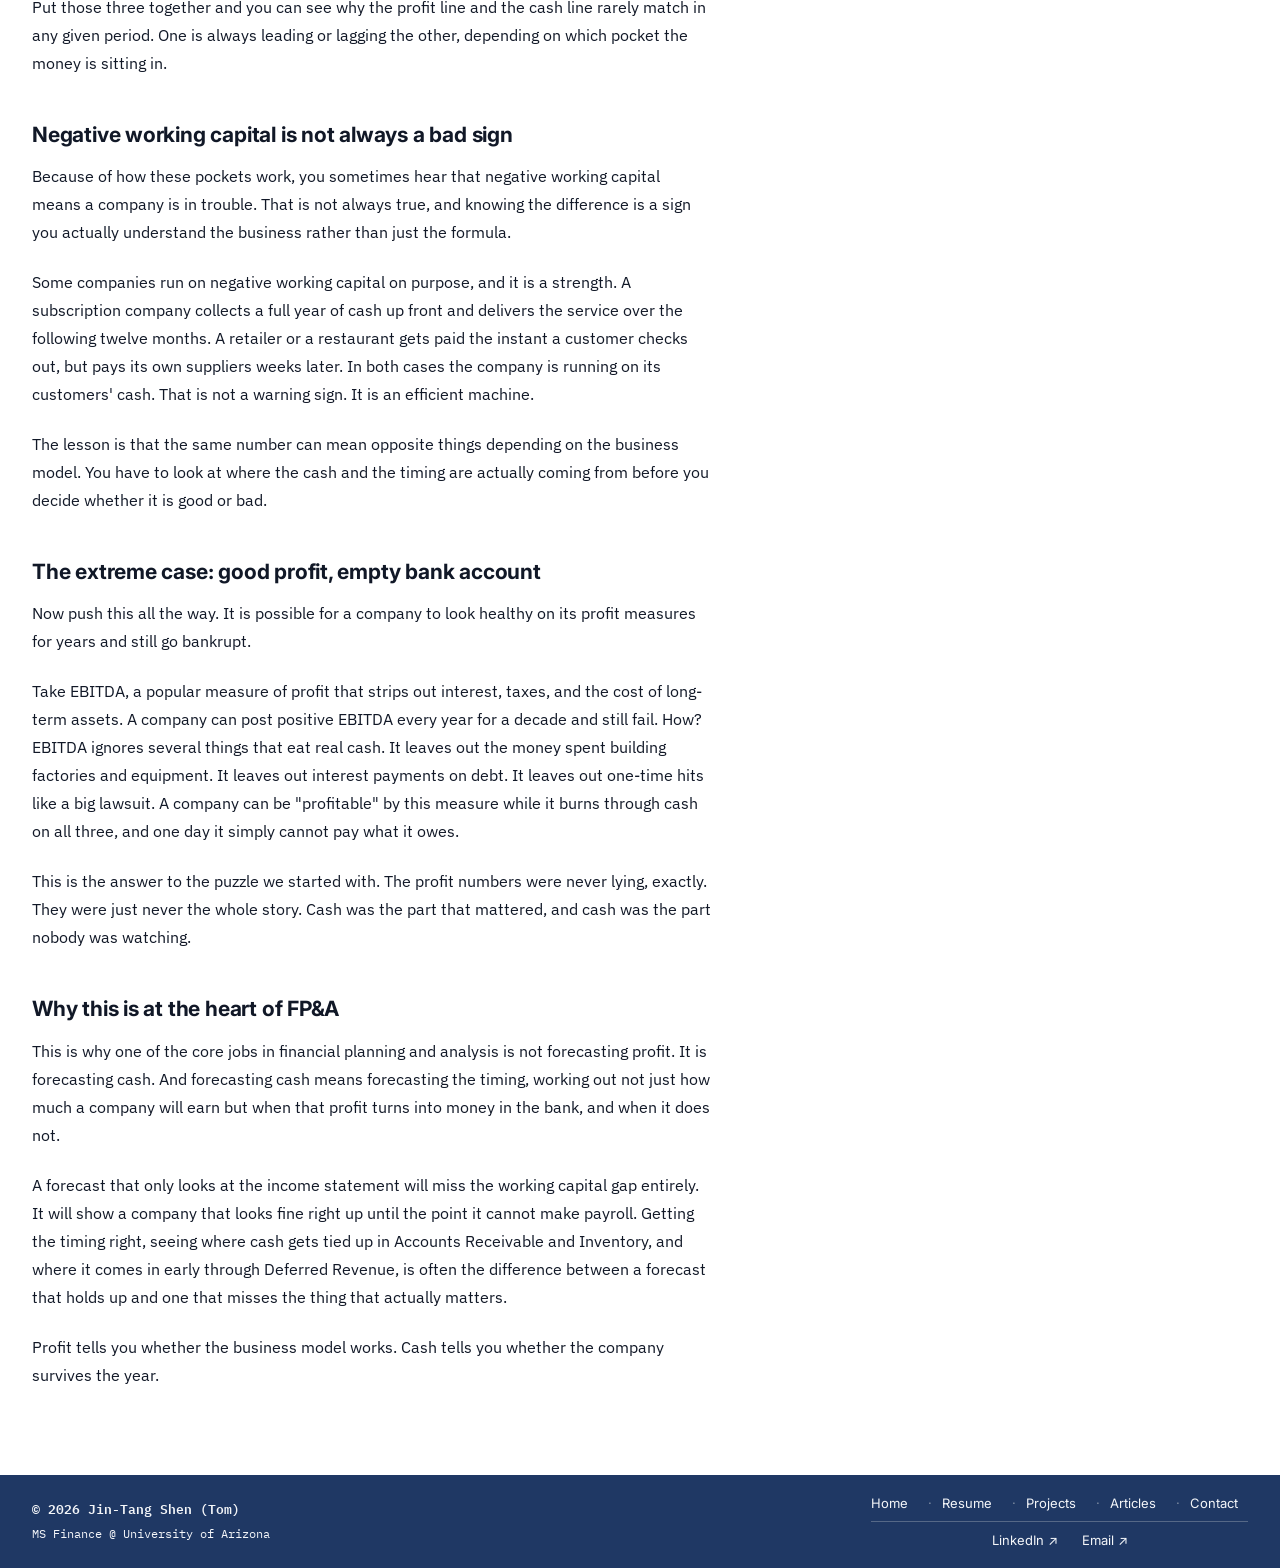
<file: article-5.html>
﻿<!DOCTYPE html>
<html lang="en">
<head>
<meta charset="UTF-8">
<meta name="viewport" content="width=device-width, initial-scale=1.0">
<!-- Google tag (gtag.js) -->
<script async src="https://www.googletagmanager.com/gtag/js?id=G-GY1DFJFTY4"></script>
<script>
  window.dataLayer = window.dataLayer || [];
  function gtag(){dataLayer.push(arguments);}
  gtag('js', new Date());
  gtag('config', 'G-GY1DFJFTY4');
</script>
<title>A Company Can Be Profitable and Still Go Broke</title>
<link rel="preconnect" href="https://fonts.googleapis.com">
<link rel="preconnect" href="https://fonts.gstatic.com" crossorigin>
<link href="https://fonts.googleapis.com/css2?family=Inter:wght@400;500;600;700;800&family=IBM+Plex+Sans:wght@400;500;600&family=IBM+Plex+Mono:wght@400;500;600&display=swap" rel="stylesheet">
<link rel="stylesheet" href="style.css">
<link rel="icon" type="image/svg+xml" href="favicon.svg">
</head>
<body>

<header class="site-nav">
  <div class="wrap nav-row">
    <a class="wordmark" href="index.html">
      <span class="mark"><span></span><span></span><span></span><span></span></span>
      <span class="wordmark-text">Jin-Tang Shen (Tom)<span class="wordmark-sub">Financial Analyst Portfolio · FP&amp;A &amp; Modeling · MSF @ U of Arizona</span></span>
    </a>
    <button class="nav-toggle" aria-label="Toggle navigation" aria-expanded="false">
      <span></span><span></span><span></span>
    </button>
    <nav class="links">
      <a href="index.html">Home</a>
      <a href="resume.html" class="nav-cta">Resume</a>
      <a href="projects.html">Projects</a>
      <a href="articles.html" class="active" aria-current="page">Articles</a>
      <a href="index.html#contact">Contact</a>
    </nav>
  </div>
</header>

<main class="page-main">

<section class="article-hero">
  <div class="wrap">
    <a href="articles.html" class="case-back">← Back to Articles</a>
    <h1 class="article-hero-title">A Company Can Be Profitable and Still Go Broke</h1>
    <div class="article-hero-meta">
      <span class="article-row-tag">FP&amp;A</span>
      <span class="article-hero-date">MAY 2026</span>
    </div>
  </div>
</section>

<section class="article-body-section">
  <div class="wrap article-wrap">
    <div class="article-prose">

      <p>Here is something that surprises a lot of people the first time they hear it. A company can report growing profit year after year and still run out of money and fail. It sounds like a contradiction. If you are making money, how do you go broke?</p>

      <p>The answer is that profit and cash are not the same thing. A company can earn a profit on paper long before the cash actually shows up, and sometimes the cash never shows up fast enough. If you only watch the profit line, you can miss the moment a business is quietly running dry.</p>

      <h2>Why profit and cash drift apart</h2>

      <p>Most companies record their numbers using accrual accounting. The key idea is simple. Accrual accounting counts revenue when you earn it, not when the cash lands in your bank account.</p>

      <p>Say a customer buys a TV from you and pays with a credit card. Under accrual accounting, you record the sale as revenue the moment it happens. Your income statement shows the profit right away. But the cash is not in your account yet. It sits in Accounts Receivable until the payment clears. So on paper you are more profitable today, even though you have not been paid.</p>

      <p>That gap between "earned" and "received" is where profit and cash start to drift apart. And that gap has to live somewhere.</p>

      <h2>The gap lives in working capital</h2>

      <p>The place it lives is working capital, and it shows up in three main spots. Each one is just a timing difference between when the profit is recorded and when the cash moves.</p>

      <div class="article-walkthrough">
        <div class="awt-step">
          <span class="awt-label">Accounts Receivable</span>
          <p>You made the sale and booked the revenue, but the customer has not paid yet. Profit is ahead, cash is behind. Companies usually collect their receivables in something like 40 to 50 days, so that is 40 to 50 days where the profit is real but the cash is still out there.</p>
        </div>
        <div class="awt-step">
          <span class="awt-label">Inventory</span>
          <p>When you buy inventory, you spend cash right away, but you do not record any expense yet. The cost only hits your income statement when you actually sell the item. So a company can pour cash into stock sitting in a warehouse while its profit looks untouched. The cash is gone, the expense has not shown up.</p>
        </div>
        <div class="awt-step">
          <span class="awt-label">Deferred Revenue</span>
          <p>Sometimes a customer pays you up front for something you will deliver later, like an annual software subscription. You have the cash in hand, but you are not allowed to call it revenue until you actually provide the service. Cash is ahead, profit is behind.</p>
        </div>
      </div>

      <p>Put those three together and you can see why the profit line and the cash line rarely match in any given period. One is always leading or lagging the other, depending on which pocket the money is sitting in.</p>

      <h2>Negative working capital is not always a bad sign</h2>

      <p>Because of how these pockets work, you sometimes hear that negative working capital means a company is in trouble. That is not always true, and knowing the difference is a sign you actually understand the business rather than just the formula.</p>

      <p>Some companies run on negative working capital on purpose, and it is a strength. A subscription company collects a full year of cash up front and delivers the service over the following twelve months. A retailer or a restaurant gets paid the instant a customer checks out, but pays its own suppliers weeks later. In both cases the company is running on its customers' cash. That is not a warning sign. It is an efficient machine.</p>

      <p>The lesson is that the same number can mean opposite things depending on the business model. You have to look at where the cash and the timing are actually coming from before you decide whether it is good or bad.</p>

      <h2>The extreme case: good profit, empty bank account</h2>

      <p>Now push this all the way. It is possible for a company to look healthy on its profit measures for years and still go bankrupt.</p>

      <p>Take EBITDA, a popular measure of profit that strips out interest, taxes, and the cost of long-term assets. A company can post positive EBITDA every year for a decade and still fail. How? EBITDA ignores several things that eat real cash. It leaves out the money spent building factories and equipment. It leaves out interest payments on debt. It leaves out one-time hits like a big lawsuit. A company can be "profitable" by this measure while it burns through cash on all three, and one day it simply cannot pay what it owes.</p>

      <p>This is the answer to the puzzle we started with. The profit numbers were never lying, exactly. They were just never the whole story. Cash was the part that mattered, and cash was the part nobody was watching.</p>

      <h2>Why this is at the heart of FP&amp;A</h2>

      <p>This is why one of the core jobs in financial planning and analysis is not forecasting profit. It is forecasting cash. And forecasting cash means forecasting the timing, working out not just how much a company will earn but when that profit turns into money in the bank, and when it does not.</p>

      <p>A forecast that only looks at the income statement will miss the working capital gap entirely. It will show a company that looks fine right up until the point it cannot make payroll. Getting the timing right, seeing where cash gets tied up in Accounts Receivable and Inventory, and where it comes in early through Deferred Revenue, is often the difference between a forecast that holds up and one that misses the thing that actually matters.</p>

      <p>Profit tells you whether the business model works. Cash tells you whether the company survives the year.</p>

    </div>
    <aside class="article-toc">
      <p class="toc-label">In This Article</p>
      <ul class="toc-list"></ul>
    </aside>
  </div>
</section>

</main>

<footer>
  <div class="wrap">
    <div class="footer-inner">
      <div class="footer-left">
        <span class="footer-name">&copy; 2026 Jin-Tang Shen (Tom)</span>
        <span class="footer-sub">MS Finance @ University of Arizona</span>
      </div>
      <div class="footer-right">
        <nav class="footer-nav">
          <a href="index.html">Home</a>
          <a href="resume.html">Resume</a>
          <a href="projects.html">Projects</a>
          <a href="articles.html">Articles</a>
          <a href="index.html#contact">Contact</a>
        </nav>
        <div class="footer-rule"></div>
        <div class="footer-links">
          <a href="https://www.linkedin.com/in/jintang-shen/" target="_blank" rel="noopener">LinkedIn &#8599;</a>
          <a href="mailto:tom91517@gmail.com">Email &#8599;</a>
        </div>
      </div>
    </div>
  </div>
</footer>

<script>
(function(){
  var hs = document.querySelectorAll('.article-prose h2');
  var ul = document.querySelector('.toc-list');
  if (!ul) return;
  hs.forEach(function(h, i){
    if (!h.id) h.id = 'sec-' + i;
    var li = document.createElement('li');
    var a  = document.createElement('a');
    a.href = '#' + h.id;
    a.textContent = h.textContent;
    li.appendChild(a);
    ul.appendChild(li);
  });
})();
</script>
<script src="nav.js"></script>
</body>
</html>
</file>
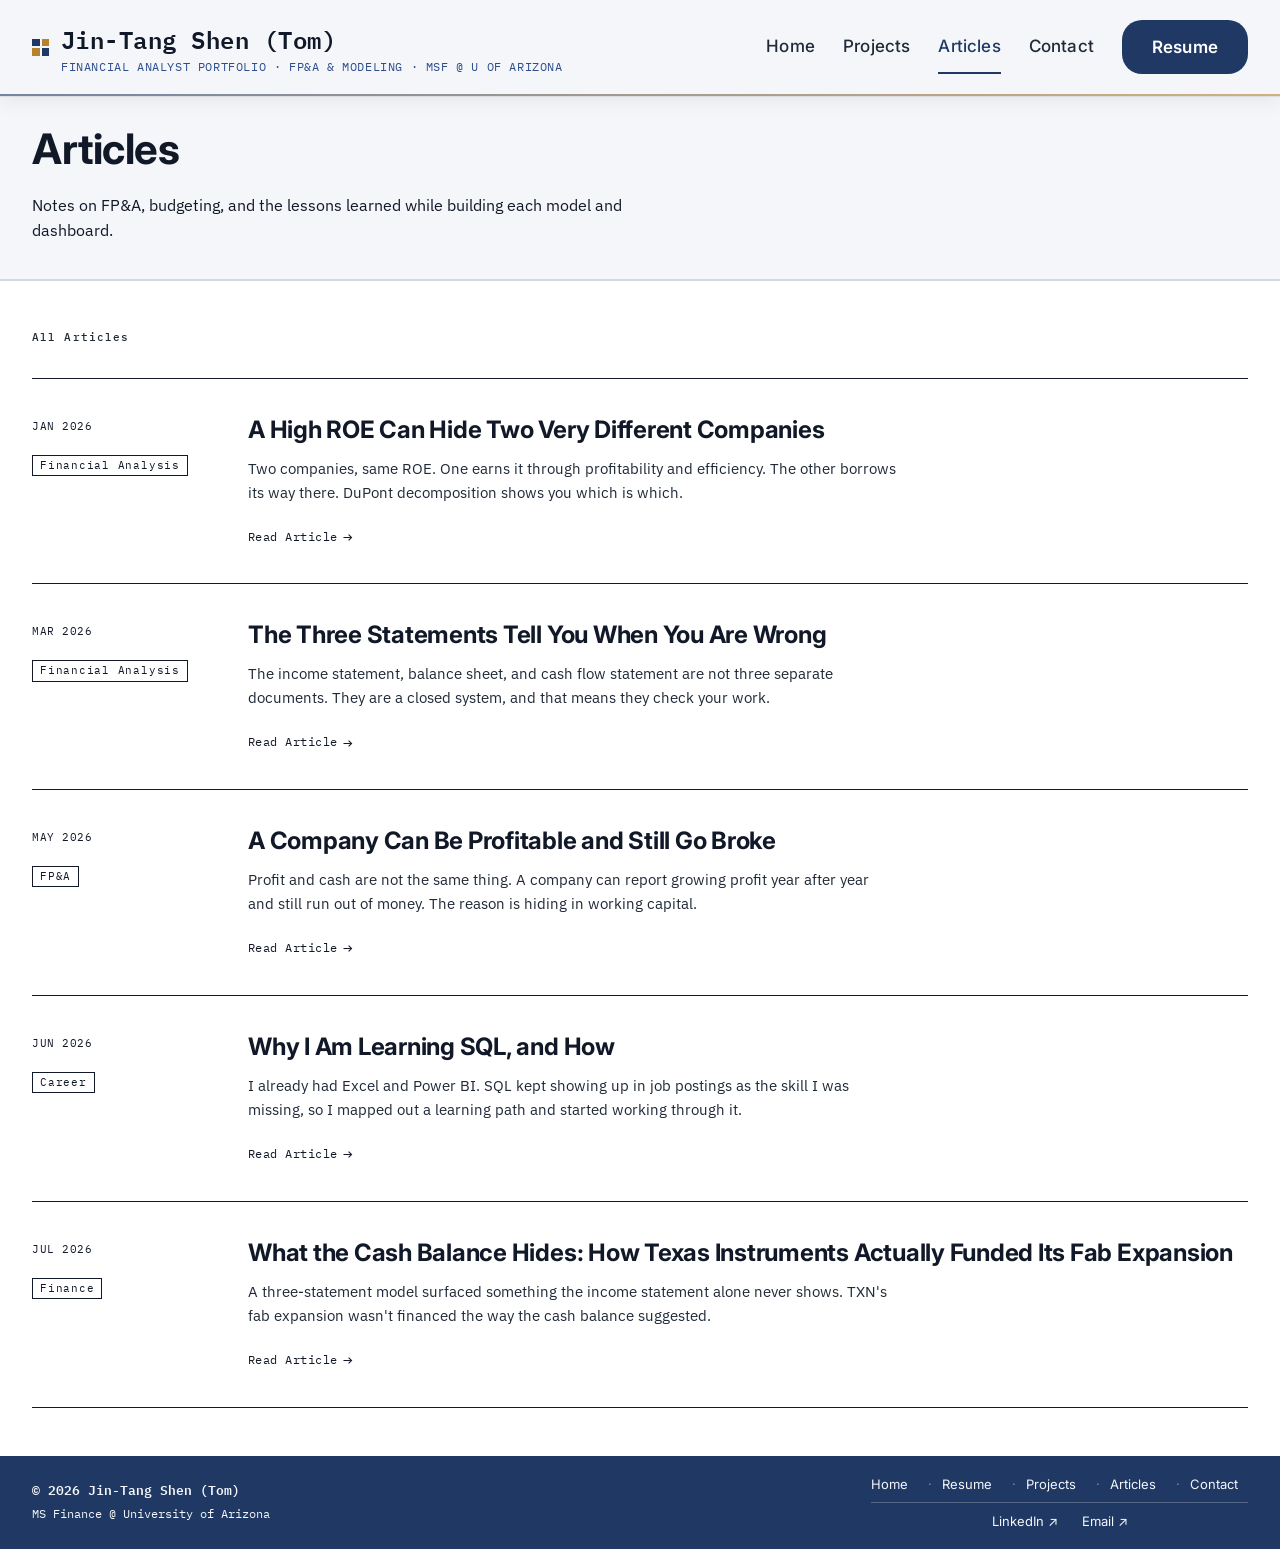
<file: articles.html>
﻿<!DOCTYPE html>
<html lang="en">
<head>
<meta charset="UTF-8">
<meta name="viewport" content="width=device-width, initial-scale=1.0">
<!-- Google tag (gtag.js) -->
<script async src="https://www.googletagmanager.com/gtag/js?id=G-GY1DFJFTY4"></script>
<script>
  window.dataLayer = window.dataLayer || [];
  function gtag(){dataLayer.push(arguments);}
  gtag('js', new Date());
  gtag('config', 'G-GY1DFJFTY4');
</script>
<title>Articles &middot; Jin-Tang Shen (Tom)</title>
<meta name="description" content="Notes on FP&amp;A, budgeting, and the lessons learned while building each model and dashboard.">
<link rel="canonical" href="https://jintangshen.com/articles">
<meta property="og:type" content="website">
<meta property="og:site_name" content="Jin-Tang Shen (Tom)">
<meta property="og:url" content="https://jintangshen.com/articles">
<meta property="og:title" content="Articles: Jin-Tang Shen (Tom)">
<meta property="og:description" content="Notes on FP&amp;A, budgeting, and the lessons learned while building each model and dashboard.">
<meta name="twitter:title" content="Articles: Jin-Tang Shen (Tom)">
<meta name="twitter:description" content="Notes on FP&amp;A, budgeting, and the lessons learned while building each model and dashboard.">
<meta property="og:image" content="https://raw.githubusercontent.com/tom91517/portfolio/main/og-home.png">
<meta property="og:image:type" content="image/png">
<meta property="og:image:width" content="1200">
<meta property="og:image:height" content="630">
<meta property="og:image:alt" content="Jin-Tang Shen articles page preview">
<meta name="twitter:card" content="summary_large_image">
<meta name="twitter:image" content="https://raw.githubusercontent.com/tom91517/portfolio/main/og-home.png">
<link rel="preconnect" href="https://fonts.googleapis.com">
<link rel="preconnect" href="https://fonts.gstatic.com" crossorigin>
<link href="https://fonts.googleapis.com/css2?family=Inter:wght@400;500;600;700;800&family=IBM+Plex+Sans:wght@400;500;600&family=IBM+Plex+Mono:wght@400;500;600&display=swap" rel="stylesheet">
<link rel="stylesheet" href="style.css">
<link rel="icon" type="image/svg+xml" href="favicon.svg">
</head>
<body>

<header class="site-nav">
  <div class="wrap nav-row">
    <a class="wordmark" href="index.html">
      <span class="mark"><span></span><span></span><span></span><span></span></span>
      <span class="wordmark-text">Jin-Tang Shen (Tom)<span class="wordmark-sub">Financial Analyst Portfolio · FP&amp;A &amp; Modeling · MSF @ U of Arizona</span></span>
    </a>
    <button class="nav-toggle" aria-label="Toggle navigation" aria-expanded="false">
      <span></span><span></span><span></span>
    </button>
    <nav class="links">
      <a href="index.html">Home</a>
      <a href="resume.html" class="nav-cta">Resume</a>
      <a href="projects.html">Projects</a>
      <a href="articles.html" class="active" aria-current="page">Articles</a>
      <a href="index.html#contact">Contact</a>
    </nav>
  </div>
</header>

<main class="page-main">

<section class="page-header">
  <div class="wrap">
    <h1>Articles</h1>
    <p>Notes on FP&amp;A, budgeting, and the lessons learned while building each model and dashboard.</p>
  </div>
</section>

<section class="articles-list-section">
  <div class="wrap">
    <h2 class="articles-list-heading">All Articles</h2>
    <ul class="article-list-v2">

      <li class="article-row">
        <div class="article-row-meta">
          <span class="article-row-date">JAN 2026</span>
          <span class="article-row-tag">Financial Analysis</span>
        </div>
        <div class="article-row-body">
          <h3 class="article-row-title"><a href="article-3.html">A High ROE Can Hide Two Very Different Companies</a></h3>
          <p class="article-row-excerpt">Two companies, same ROE. One earns it through profitability and efficiency. The other borrows its way there. DuPont decomposition shows you which is which.</p>
          <a href="article-3.html" class="article-row-link">Read Article<span class="arr">→</span></a>
        </div>
      </li>

      <li class="article-row">
        <div class="article-row-meta">
          <span class="article-row-date">MAR 2026</span>
          <span class="article-row-tag">Financial Analysis</span>
        </div>
        <div class="article-row-body">
          <h3 class="article-row-title"><a href="article-4.html">The Three Statements Tell You When You Are Wrong</a></h3>
          <p class="article-row-excerpt">The income statement, balance sheet, and cash flow statement are not three separate documents. They are a closed system, and that means they check your work.</p>
          <a href="article-4.html" class="article-row-link">Read Article<span class="arr">→</span></a>
        </div>
      </li>

      <li class="article-row">
        <div class="article-row-meta">
          <span class="article-row-date">MAY 2026</span>
          <span class="article-row-tag">FP&amp;A</span>
        </div>
        <div class="article-row-body">
          <h3 class="article-row-title"><a href="article-5.html">A Company Can Be Profitable and Still Go Broke</a></h3>
          <p class="article-row-excerpt">Profit and cash are not the same thing. A company can report growing profit year after year and still run out of money. The reason is hiding in working capital.</p>
          <a href="article-5.html" class="article-row-link">Read Article<span class="arr">→</span></a>
        </div>
      </li>

      <li class="article-row">
        <div class="article-row-meta">
          <span class="article-row-date">JUN 2026</span>
          <span class="article-row-tag">Career</span>
        </div>
        <div class="article-row-body">
          <h3 class="article-row-title"><a href="article-1.html">Why I Am Learning SQL, and How</a></h3>
          <p class="article-row-excerpt">I already had Excel and Power BI. SQL kept showing up in job postings as the skill I was missing, so I mapped out a learning path and started working through it.</p>
          <a href="article-1.html" class="article-row-link">Read Article<span class="arr">→</span></a>
        </div>
      </li>

      <li class="article-row">
        <div class="article-row-meta">
          <span class="article-row-date">JUL 2026</span>
          <span class="article-row-tag">Finance</span>
        </div>
        <div class="article-row-body">
          <h3 class="article-row-title"><a href="article-2.html">What the Cash Balance Hides: How Texas Instruments Actually Funded Its Fab Expansion</a></h3>
          <p class="article-row-excerpt">A three-statement model surfaced something the income statement alone never shows. TXN's fab expansion wasn't financed the way the cash balance suggested.</p>
          <a href="article-2.html" class="article-row-link">Read Article<span class="arr">→</span></a>
        </div>
      </li>

    </ul>
  </div>
</section>

</main>

<footer>
  <div class="wrap">
    <div class="footer-inner">
      <div class="footer-left">
        <span class="footer-name">&copy; 2026 Jin-Tang Shen (Tom)</span>
        <span class="footer-sub">MS Finance @ University of Arizona</span>
      </div>
      <div class="footer-right">
        <nav class="footer-nav">
          <a href="index.html">Home</a>
          <a href="resume.html">Resume</a>
          <a href="projects.html">Projects</a>
          <a href="articles.html">Articles</a>
          <a href="index.html#contact">Contact</a>
        </nav>
        <div class="footer-rule"></div>
        <div class="footer-links">
          <a href="https://www.linkedin.com/in/jintang-shen/" target="_blank" rel="noopener">LinkedIn &#8599;</a>
          <a href="mailto:tom91517@gmail.com">Email &#8599;</a>
        </div>
      </div>
    </div>
  </div>
</footer>

<script src="nav.js"></script>
</body>
</html>
</file>
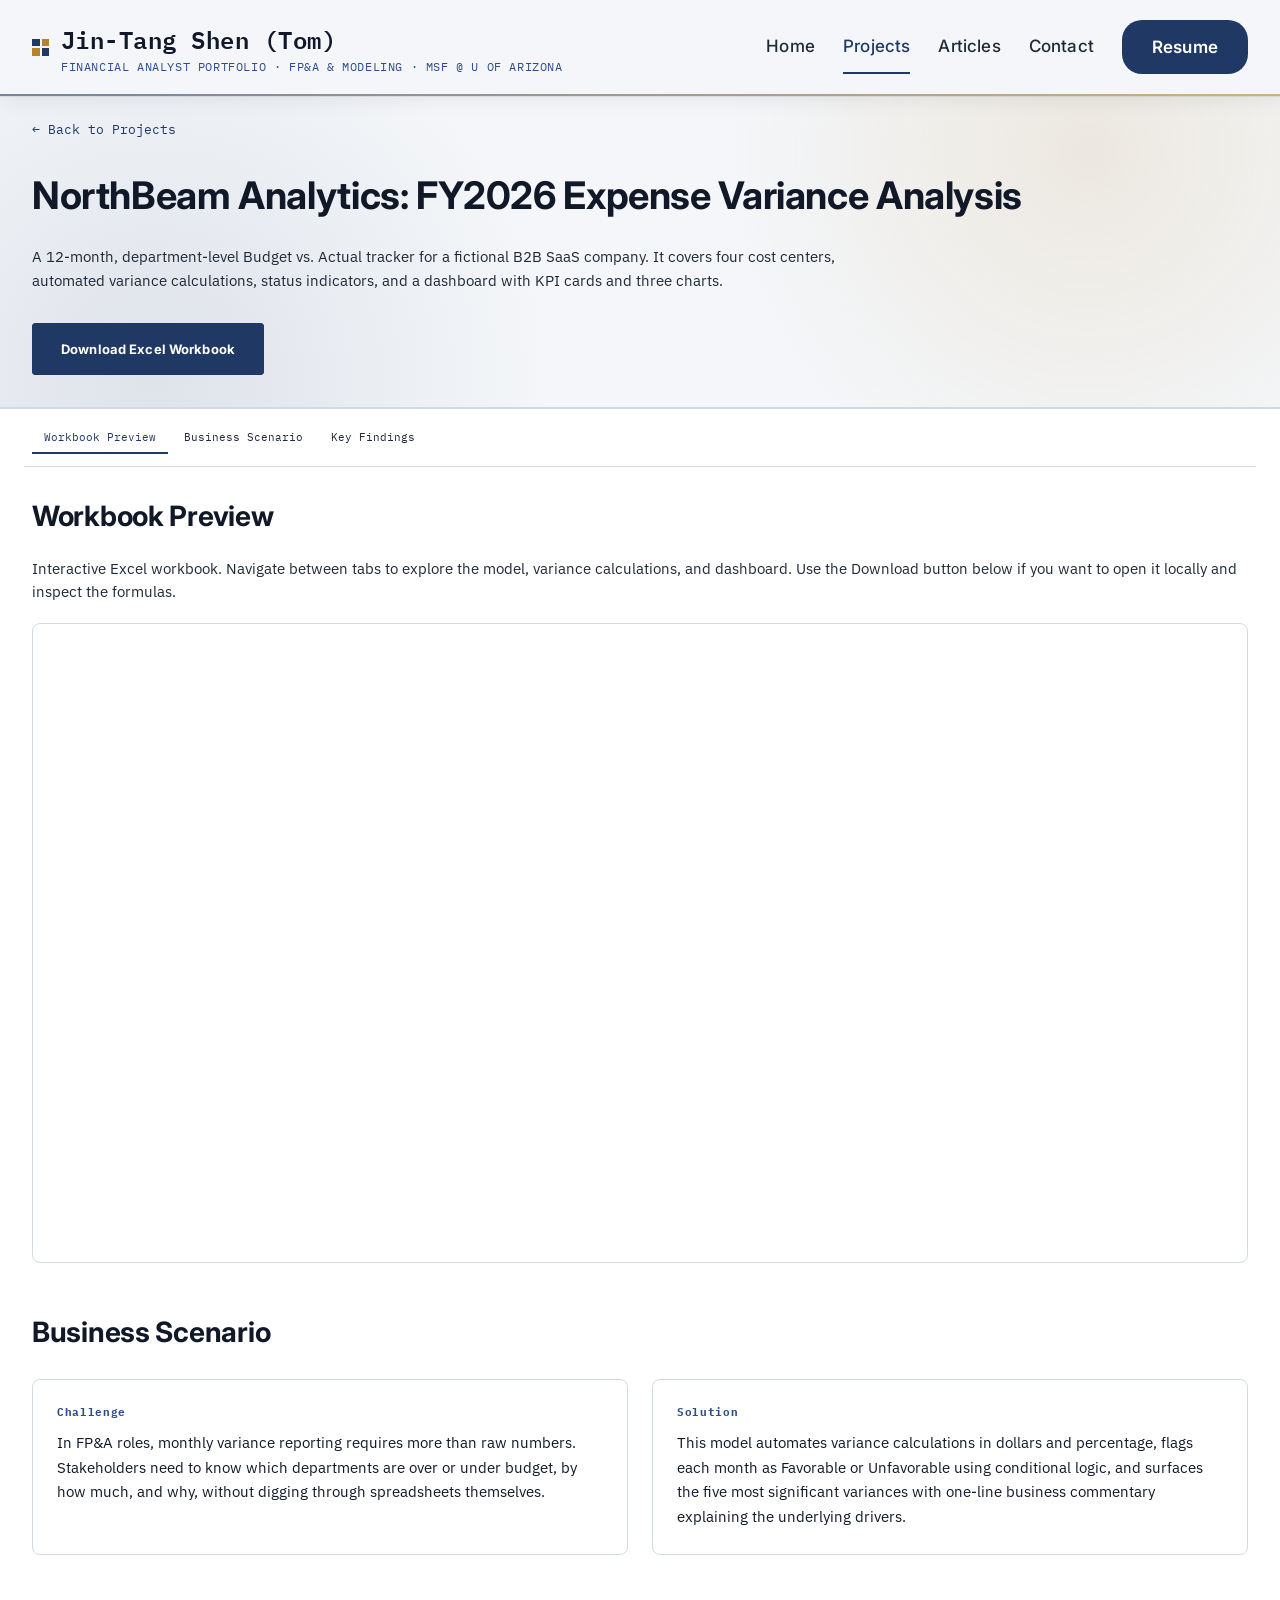
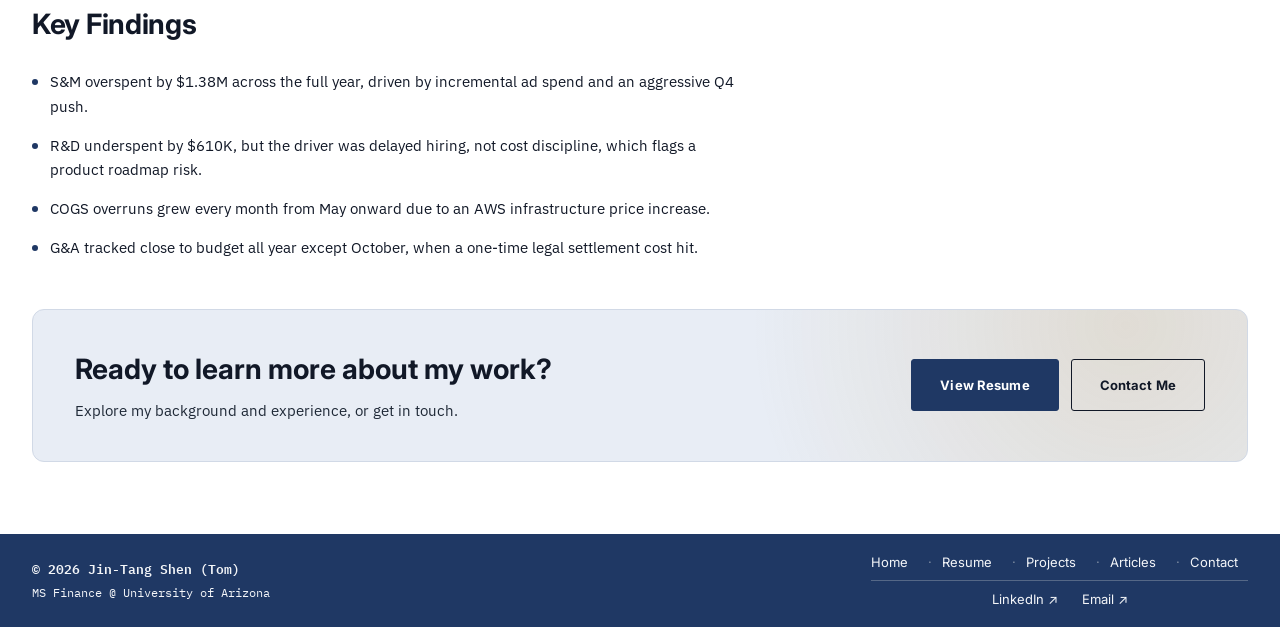
<file: NorthBeam_BvA.html>
﻿<!DOCTYPE html>
<html lang="en">
<head>
<meta charset="UTF-8">
<meta name="viewport" content="width=device-width, initial-scale=1.0">
<!-- Google tag (gtag.js) -->
<script async src="https://www.googletagmanager.com/gtag/js?id=G-GY1DFJFTY4"></script>
<script>
  window.dataLayer = window.dataLayer || [];
  function gtag(){dataLayer.push(arguments);}
  gtag('js', new Date());
  gtag('config', 'G-GY1DFJFTY4');
</script>
<title>NorthBeam Analytics: FY2026 Expense Variance Analysis</title>
<meta property="og:image" content="https://raw.githubusercontent.com/tom91517/portfolio/main/BvA_picture.png">
<meta property="og:image:type" content="image/png">
<meta property="og:image:width" content="1416">
<meta property="og:image:height" content="693">
<meta property="og:image:alt" content="NorthBeam Analytics budget versus actual workbook preview">
<meta name="twitter:card" content="summary_large_image">
<meta name="twitter:image" content="https://raw.githubusercontent.com/tom91517/portfolio/main/BvA_picture.png">
<link rel="preconnect" href="https://fonts.googleapis.com">
<link rel="preconnect" href="https://fonts.gstatic.com" crossorigin>
<link href="https://fonts.googleapis.com/css2?family=Inter:wght@400;500;600;700;800&family=IBM+Plex+Sans:wght@400;500;600&family=IBM+Plex+Mono:wght@400;500;600&display=swap" rel="stylesheet">
<link rel="stylesheet" href="style.css">
<link rel="icon" type="image/svg+xml" href="favicon.svg">
</head>
<body>

<header class="site-nav">
  <div class="wrap nav-row">
    <a class="wordmark" href="index.html">
      <span class="mark"><span></span><span></span><span></span><span></span></span>
      <span class="wordmark-text">Jin-Tang Shen (Tom)<span class="wordmark-sub">Financial Analyst Portfolio · FP&amp;A &amp; Modeling · MSF @ U of Arizona</span></span>
    </a>
    <button class="nav-toggle" aria-label="Toggle navigation" aria-expanded="false">
      <span></span><span></span><span></span>
    </button>
    <nav class="links">
      <a href="index.html">Home</a>
      <a href="resume.html" class="nav-cta">Resume</a>
      <a href="projects.html" class="active" aria-current="page">Projects</a>
      <a href="articles.html">Articles</a>
      <a href="index.html#contact">Contact</a>
    </nav>
  </div>
</header>

<main class="page-main">

  <!-- HERO -->
  <section class="case-hero case-hero-detailed">
    <div class="wrap">
      <a href="projects.html" class="case-back">← Back to Projects</a>
      <h1>NorthBeam Analytics: FY2026 Expense Variance Analysis</h1>
      <p class="case-hero-intro">A 12-month, department-level Budget vs. Actual tracker for a fictional B2B SaaS company. It covers four cost centers, automated variance calculations, status indicators, and a dashboard with KPI cards and three charts.</p>
      <div class="case-hero-actions">
        <a href="NorthBeam_BvA.xlsx" download="NorthBeam Analytics - BvA Workbook.xlsx" class="btn btn-primary">Download Excel Workbook</a>
      </div>
    </div>
  </section>

  <!-- BODY -->
  <section class="case-body case-study-body">
    <div class="wrap">
      <nav class="case-section-nav" aria-label="Case study sections">
        <a href="#preview">Workbook Preview</a>
        <a href="#scenario">Business Scenario</a>
        <a href="#findings">Key Findings</a>
      </nav>

      <!-- Excel Workbook Embed -->
      <div class="case-section case-section-full" id="preview">
        <h2 class="case-preview-heading">Workbook Preview</h2>
        <p class="case-preview-intro">Interactive Excel workbook. Navigate between tabs to explore the model, variance calculations, and dashboard. Use the Download button below if you want to open it locally and inspect the formulas.</p>
        <div class="excel-embed-wrap">
          <iframe src="https://docs.google.com/spreadsheets/d/e/2PACX-1vTlkCdI1Vpsw4N5OLamZJqdrrpq4l0VcdV5Iu1VOLULVDhC3lAdDE637tyqECRja8TFfwUdI4q7kWHs/pubhtml?widget=true&amp;headers=false" frameborder="0" title="NorthBeam Analytics BvA Workbook"></iframe>
        </div>
      </div>

      <!-- Business Scenario -->
      <div class="case-section case-section-full" id="scenario">
        <h2>Business Scenario</h2>
        <div class="case-sub-grid">
          <div class="case-sub">
            <h3>Challenge</h3>
            <p>In FP&A roles, monthly variance reporting requires more than raw numbers. Stakeholders need to know which departments are over or under budget, by how much, and why, without digging through spreadsheets themselves.</p>
          </div>
          <div class="case-sub">
            <h3>Solution</h3>
            <p>This model automates variance calculations in dollars and percentage, flags each month as Favorable or Unfavorable using conditional logic, and surfaces the five most significant variances with one-line business commentary explaining the underlying drivers.</p>
          </div>
        </div>
      </div>

      <!-- Key Findings -->
      <div class="case-section" id="findings">
        <h2>Key Findings</h2>
        <ul class="case-findings">
          <li>S&amp;M overspent by $1.38M across the full year, driven by incremental ad spend and an aggressive Q4 push.</li>
          <li>R&amp;D underspent by $610K, but the driver was delayed hiring, not cost discipline, which flags a product roadmap risk.</li>
          <li>COGS overruns grew every month from May onward due to an AWS infrastructure price increase.</li>
          <li>G&amp;A tracked close to budget all year except October, when a one-time legal settlement cost hit.</li>
        </ul>
      </div>

      <section class="case-project-cta">
        <div>
          <h2>Ready to learn more about my work?</h2>
          <p>Explore my background and experience, or get in touch.</p>
        </div>
        <div class="case-project-cta-actions">
          <a href="resume.html" class="btn btn-primary">View Resume</a>
          <a href="index.html#contact" class="btn btn-secondary">Contact Me</a>
        </div>
      </section>

    </div>
  </section>

</main>

<footer>
  <div class="wrap">
    <div class="footer-inner">
      <div class="footer-left">
        <span class="footer-name">&copy; 2026 Jin-Tang Shen (Tom)</span>
        <span class="footer-sub">MS Finance @ University of Arizona</span>
      </div>
      <div class="footer-right">
        <nav class="footer-nav">
          <a href="index.html">Home</a>
          <a href="resume.html">Resume</a>
          <a href="projects.html">Projects</a>
          <a href="articles.html">Articles</a>
          <a href="index.html#contact">Contact</a>
        </nav>
        <div class="footer-rule"></div>
        <div class="footer-links">
          <a href="https://www.linkedin.com/in/jintang-shen/" target="_blank" rel="noopener">LinkedIn &#8599;</a>
          <a href="mailto:tom91517@gmail.com">Email &#8599;</a>
        </div>
      </div>
    </div>
  </div>
</footer>

<script src="nav.js"></script>
</body>
</html>
</file>
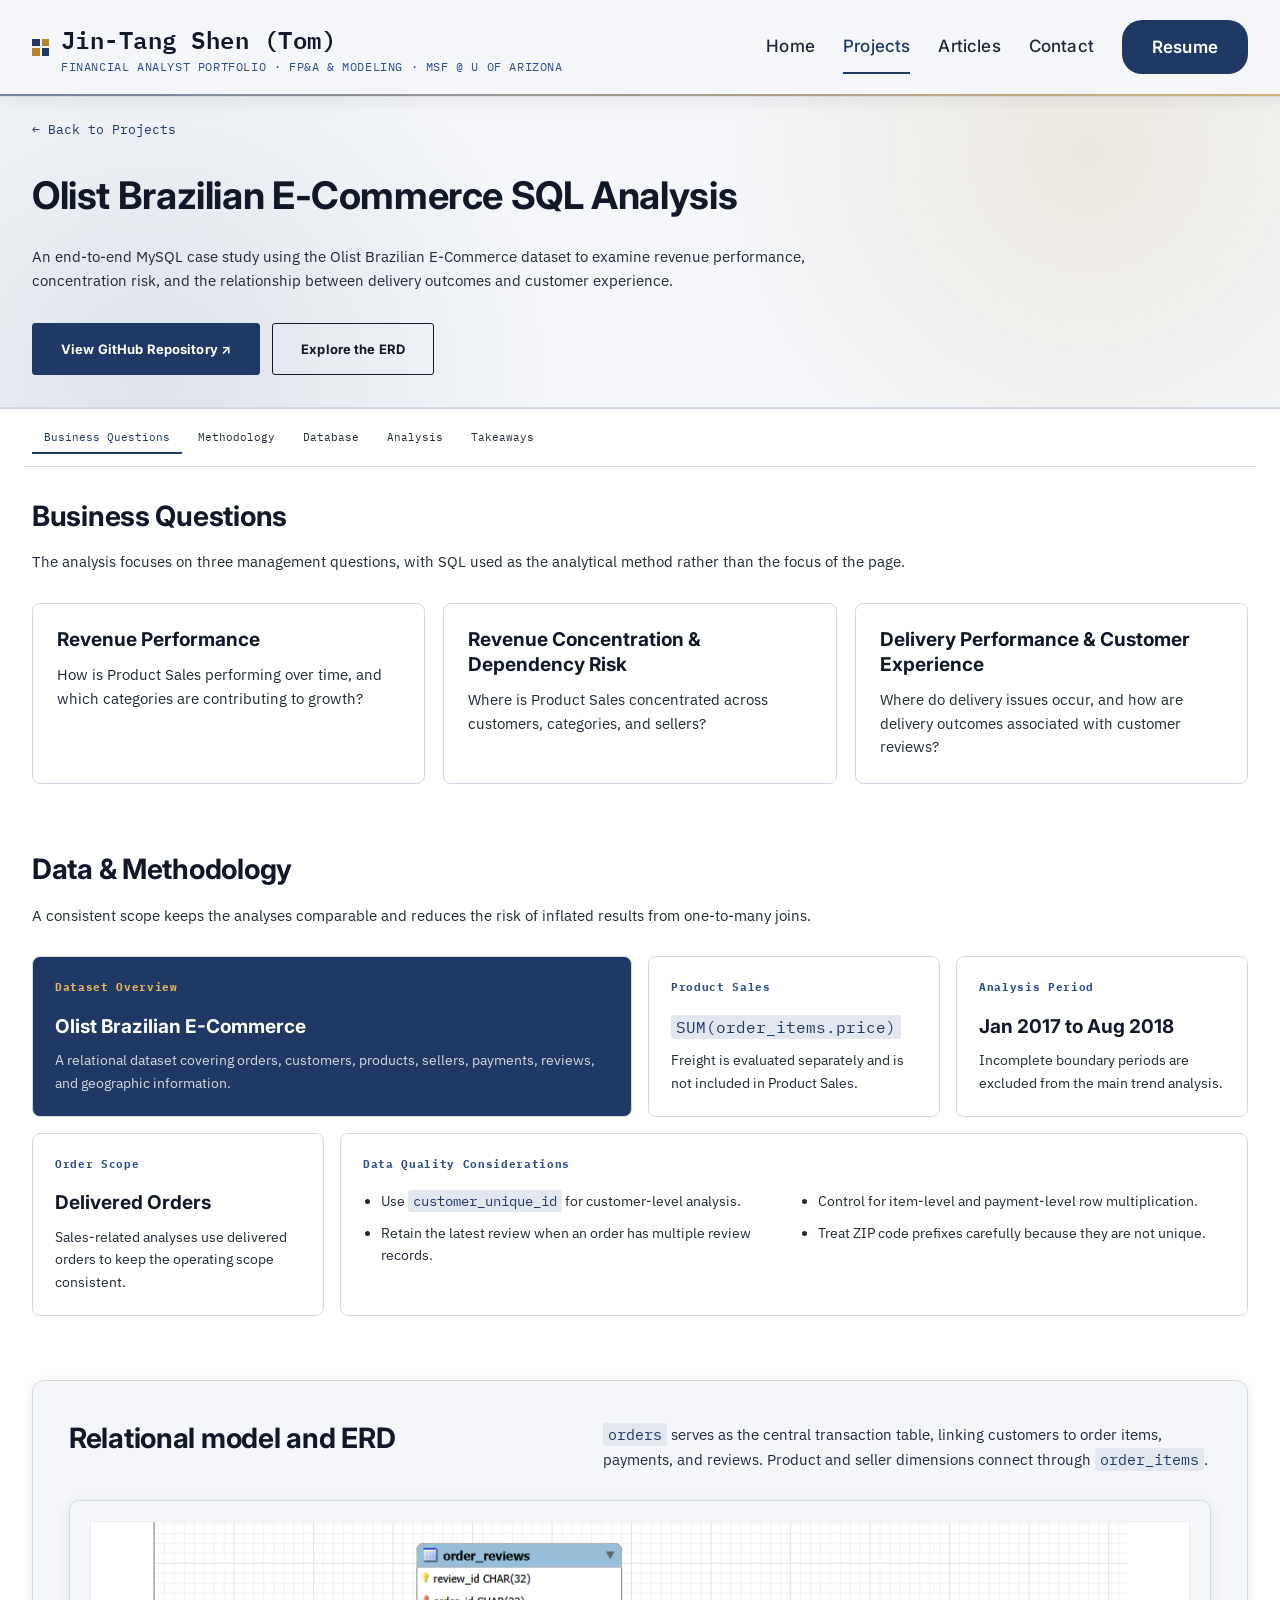
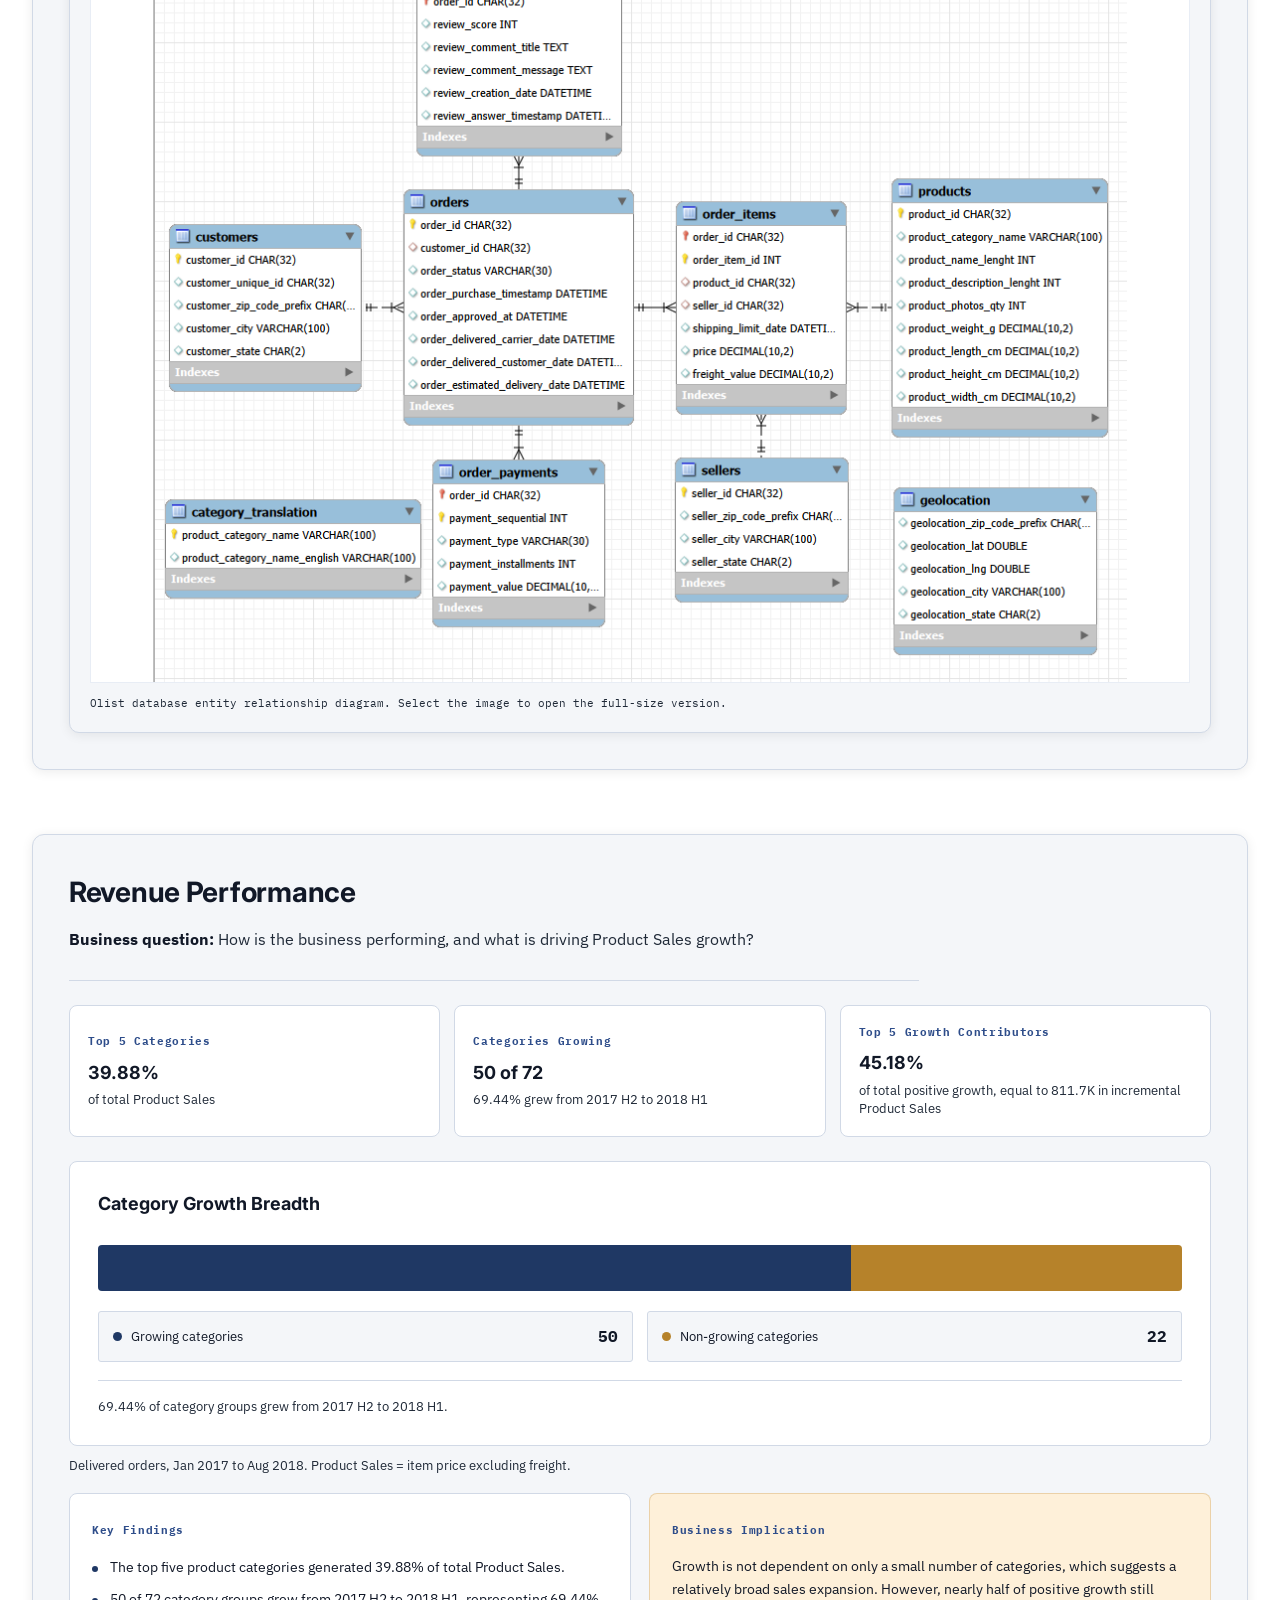
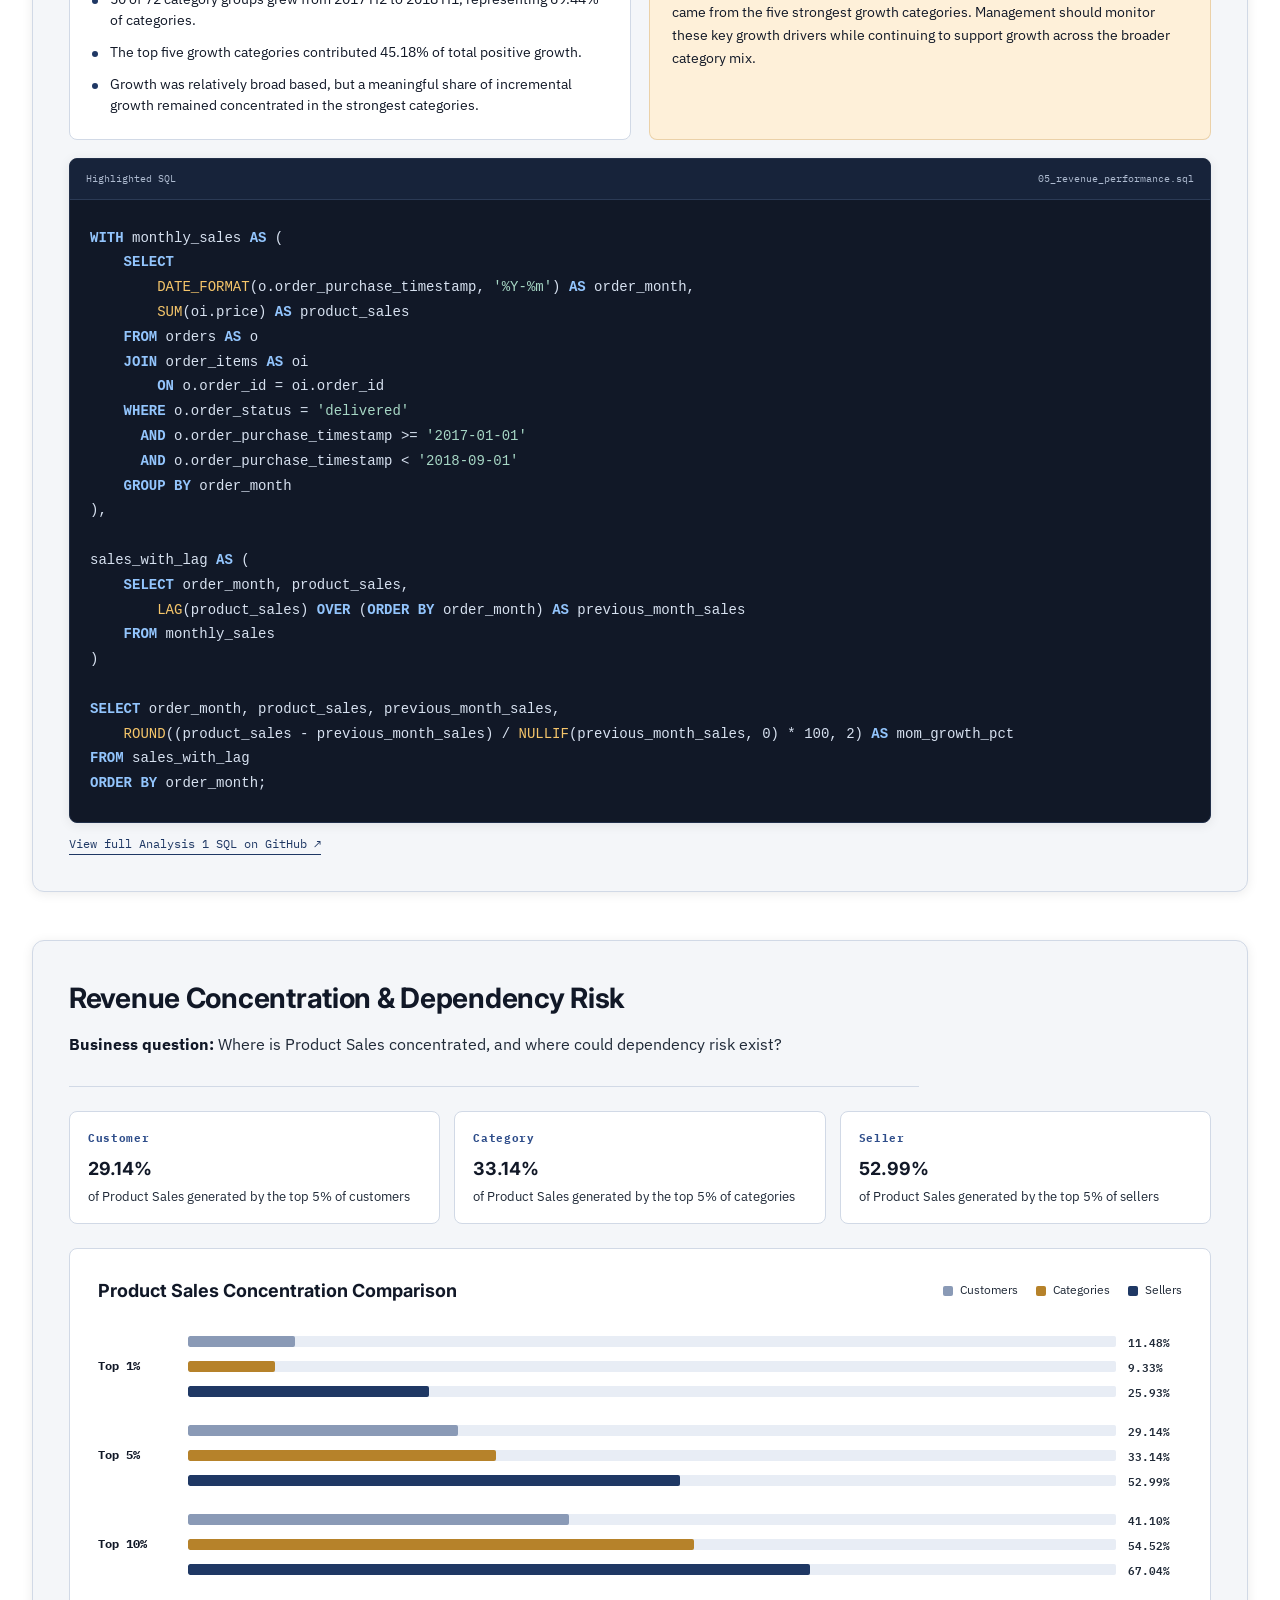
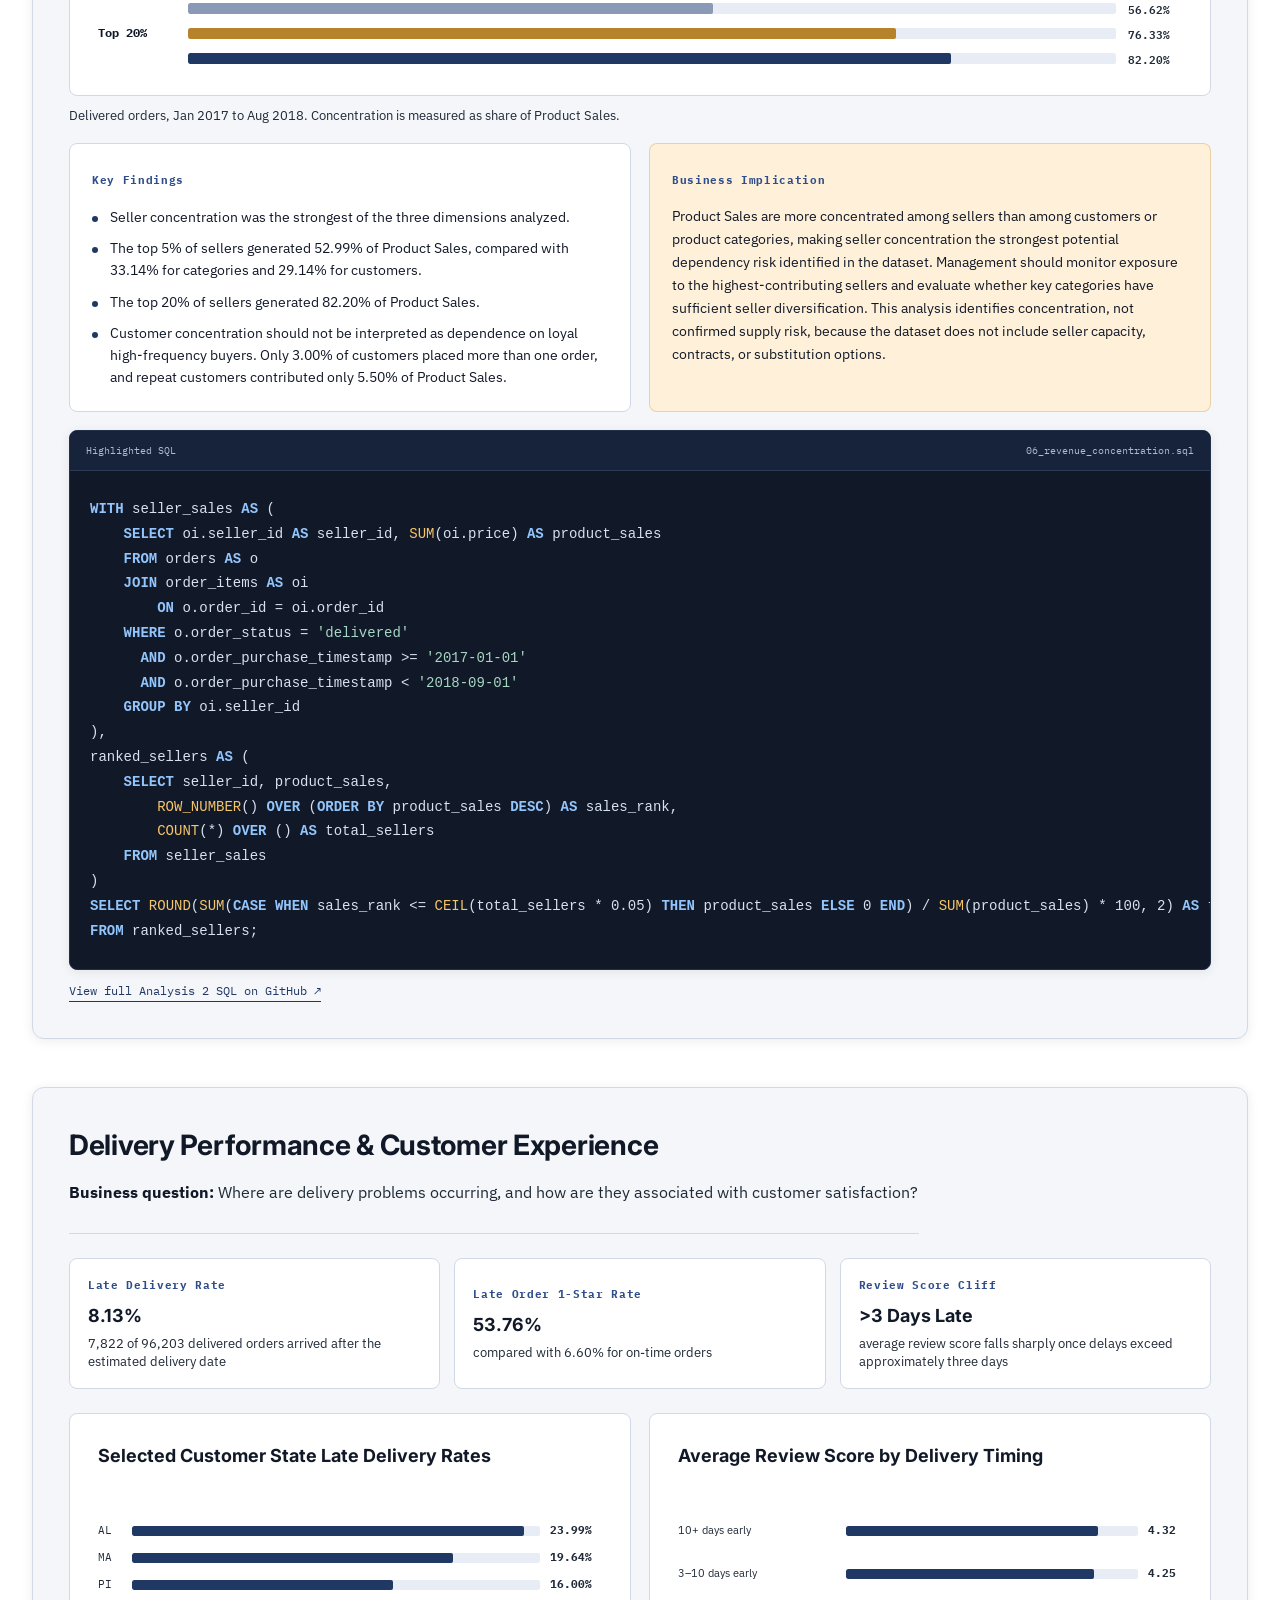
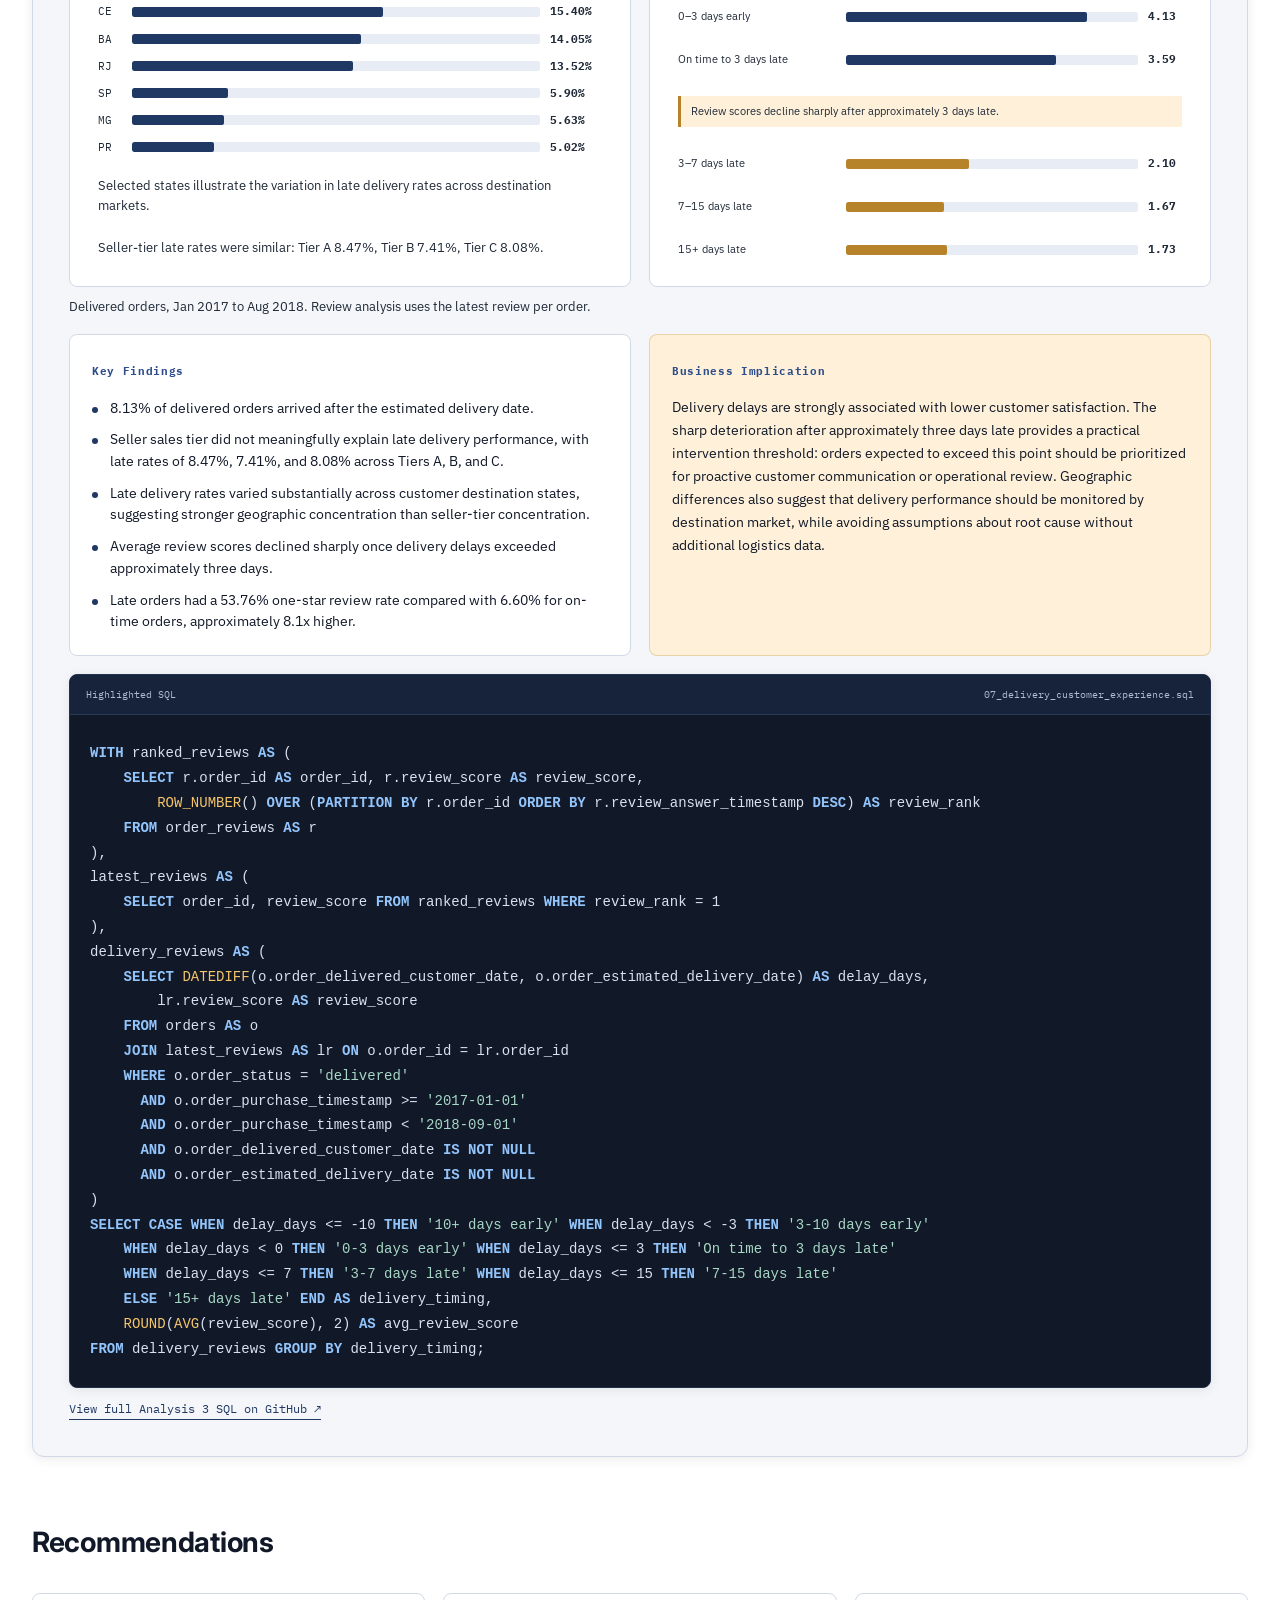
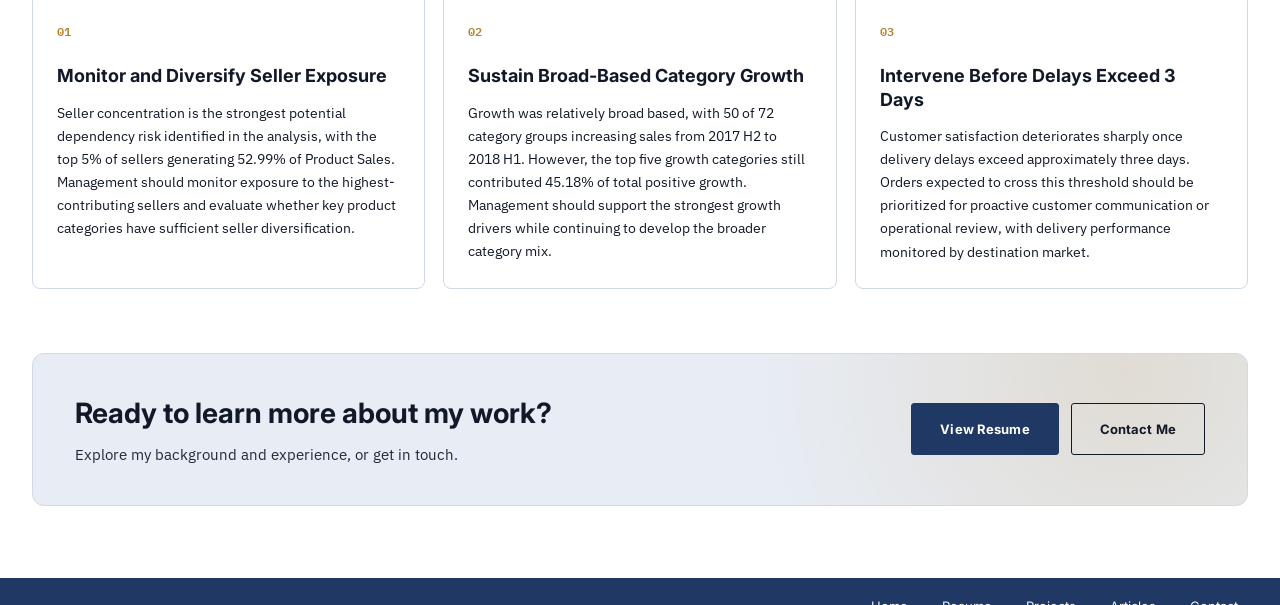
<file: olist-sql.html>
<!DOCTYPE html>
<html lang="en">
<head>
<meta charset="UTF-8">
<meta name="viewport" content="width=device-width, initial-scale=1.0">
<!-- Google tag (gtag.js) -->
<script async src="https://www.googletagmanager.com/gtag/js?id=G-GY1DFJFTY4"></script>
<script>
  window.dataLayer = window.dataLayer || [];
  function gtag(){window.dataLayer.push(arguments);}
  gtag('js', new Date());
  gtag('config', 'G-GY1DFJFTY4');
</script>
<title>Olist E-Commerce SQL Analysis</title>
<meta name="description" content="A MySQL business analysis of Olist e-commerce data covering revenue performance, concentration risk, delivery performance, and customer experience.">
<meta property="og:title" content="Olist E-Commerce SQL Analysis">
<meta property="og:description" content="A business-focused MySQL case study covering revenue performance, concentration risk, delivery performance, and customer experience.">
<meta property="og:type" content="website">
<meta name="twitter:card" content="summary">
<link rel="preconnect" href="https://fonts.googleapis.com">
<link rel="preconnect" href="https://fonts.gstatic.com" crossorigin>
<link href="https://fonts.googleapis.com/css2?family=Inter:wght@400;500;600;700;800&family=IBM+Plex+Sans:wght@400;500;600&family=IBM+Plex+Mono:wght@400;500;600&display=swap" rel="stylesheet">
<link rel="stylesheet" href="style.css">
<link rel="icon" type="image/svg+xml" href="favicon.svg">
</head>
<body>

<header class="site-nav">
  <div class="wrap nav-row">
    <a class="wordmark" href="index.html">
      <span class="mark"><span></span><span></span><span></span><span></span></span>
      <span class="wordmark-text">Jin-Tang Shen (Tom)<span class="wordmark-sub">Financial Analyst Portfolio · FP&amp;A &amp; Modeling · MSF @ U of Arizona</span></span>
    </a>
    <button class="nav-toggle" aria-label="Toggle navigation" aria-expanded="false">
      <span></span><span></span><span></span>
    </button>
    <nav class="links">
      <a href="index.html">Home</a>
      <a href="resume.html" class="nav-cta">Resume</a>
      <a href="projects.html" class="active" aria-current="page">Projects</a>
      <a href="articles.html">Articles</a>
      <a href="index.html#contact">Contact</a>
    </nav>
  </div>
</header>

<main class="page-main">
  <section class="case-hero case-hero-detailed">
    <div class="wrap">
      <a href="projects.html" class="case-back">&larr; Back to Projects</a>
      <h1>Olist Brazilian E-Commerce SQL Analysis</h1>
      <p class="case-hero-intro">An end-to-end MySQL case study using the Olist Brazilian E-Commerce dataset to examine revenue performance, concentration risk, and the relationship between delivery outcomes and customer experience.</p>
      <div class="case-hero-actions">
        <a href="https://github.com/tom91517/olist-ecommerce-sql-analysis" target="_blank" rel="noopener" class="btn btn-primary">View GitHub Repository &#8599;</a>
        <a href="#database" class="btn btn-secondary">Explore the ERD</a>
      </div>
    </div>
  </section>

  <section class="case-body case-study-body">
    <div class="wrap">
      <nav class="case-section-nav" aria-label="Case study sections">
        <a href="#questions">Business Questions</a>
        <a href="#methodology">Methodology</a>
        <a href="#database">Database</a>
        <a href="#analysis">Analysis</a>
        <a href="#recommendations">Takeaways</a>
      </nav>

      <section class="case-section case-section-wide" id="questions">
        <div class="case-section-heading">
          <h2>Business Questions</h2>
          <p>The analysis focuses on three management questions, with SQL used as the analytical method rather than the focus of the page.</p>
        </div>
        <div class="case-question-grid">
          <article class="case-question-card">
            <h3>Revenue Performance</h3>
            <p>How is Product Sales performing over time, and which categories are contributing to growth?</p>
          </article>
          <article class="case-question-card">
            <h3>Revenue Concentration &amp; Dependency Risk</h3>
            <p>Where is Product Sales concentrated across customers, categories, and sellers?</p>
          </article>
          <article class="case-question-card">
            <h3>Delivery Performance &amp; Customer Experience</h3>
            <p>Where do delivery issues occur, and how are delivery outcomes associated with customer reviews?</p>
          </article>
        </div>
      </section>

      <section class="case-section case-section-wide" id="methodology">
        <div class="case-section-heading">
          <h2>Data &amp; Methodology</h2>
          <p>A consistent scope keeps the analyses comparable and reduces the risk of inflated results from one-to-many joins.</p>
        </div>
        <div class="case-method-grid">
          <article class="case-method-card case-method-card-featured">
            <span class="case-method-label">Dataset Overview</span>
            <h3>Olist Brazilian E-Commerce</h3>
            <p>A relational dataset covering orders, customers, products, sellers, payments, reviews, and geographic information.</p>
          </article>
          <article class="case-method-card">
            <span class="case-method-label">Product Sales</span>
            <code>SUM(order_items.price)</code>
            <p>Freight is evaluated separately and is not included in Product Sales.</p>
          </article>
          <article class="case-method-card">
            <span class="case-method-label">Analysis Period</span>
            <h3>Jan 2017 to Aug 2018</h3>
            <p>Incomplete boundary periods are excluded from the main trend analysis.</p>
          </article>
          <article class="case-method-card">
            <span class="case-method-label">Order Scope</span>
            <h3>Delivered Orders</h3>
            <p>Sales-related analyses use delivered orders to keep the operating scope consistent.</p>
          </article>
          <article class="case-method-card case-method-card-wide">
            <span class="case-method-label">Data Quality Considerations</span>
            <ul>
              <li>Use <code>customer_unique_id</code> for customer-level analysis.</li>
              <li>Control for item-level and payment-level row multiplication.</li>
              <li>Retain the latest review when an order has multiple review records.</li>
              <li>Treat ZIP code prefixes carefully because they are not unique.</li>
            </ul>
          </article>
        </div>
      </section>

      <section class="case-section case-section-wide case-database-module" id="database">
        <div class="case-section-heading case-section-heading-split">
          <div>
            <h2>Relational model and ERD</h2>
          </div>
          <p><code>orders</code> serves as the central transaction table, linking customers to order items, payments, and reviews. Product and seller dimensions connect through <code>order_items</code>.</p>
        </div>
        <figure class="case-erd-frame">
          <a class="case-erd-trigger" href="sql_project/olist_erd.png" target="_blank" rel="noopener" aria-label="Open the Olist entity relationship diagram at full size">
            <img src="sql_project/olist_erd.png" alt="Entity relationship diagram for the Olist e-commerce MySQL database" loading="lazy">
          </a>
          <figcaption>Olist database entity relationship diagram. Select the image to open the full-size version.</figcaption>
        </figure>
        <dialog class="case-erd-dialog" aria-label="Full-size Olist entity relationship diagram">
          <div class="case-erd-dialog-header">
            <span>Olist database ERD</span>
            <button type="button" class="resume-modal-close case-erd-dialog-close" aria-label="Close full-size ERD">&times;</button>
          </div>
          <div class="case-erd-dialog-scroll">
            <img src="sql_project/olist_erd.png" alt="Full-size entity relationship diagram for the Olist e-commerce MySQL database">
          </div>
        </dialog>
      </section>

      <div id="analysis" class="case-analysis-list">
        <article class="case-analysis-block">
          <header class="case-analysis-header">
            <h2>Revenue Performance</h2>
            <p class="case-analysis-question"><strong>Business question:</strong> How is the business performing, and what is driving Product Sales growth?</p>
          </header>
          <div class="case-kpi-grid" aria-label="Revenue performance KPIs">
            <div class="case-kpi-placeholder"><span>Top 5 Categories</span><strong>39.88%</strong><small>of total Product Sales</small></div>
            <div class="case-kpi-placeholder"><span>Categories Growing</span><strong>50 of 72</strong><small>69.44% grew from 2017 H2 to 2018 H1</small></div>
            <div class="case-kpi-placeholder"><span>Top 5 Growth Contributors</span><strong>45.18%</strong><small>of total positive growth, equal to 811.7K in incremental Product Sales</small></div>
          </div>
          <div class="case-content-grid case-revenue-visual-grid">
            <div class="case-visual-placeholder case-category-growth-chart" role="img" aria-label="Category Growth Breadth: 50 growing categories and 22 non-growing categories">
              <strong>Category Growth Breadth</strong>
              <div class="category-growth-bar" aria-hidden="true">
                <span class="category-growth-bar-growing"></span>
                <span class="category-growth-bar-non-growing"></span>
              </div>
              <div class="category-growth-legend">
                <div><span class="category-growth-dot category-growth-dot-growing"></span><span>Growing categories</span><strong>50</strong></div>
                <div><span class="category-growth-dot category-growth-dot-non-growing"></span><span>Non-growing categories</span><strong>22</strong></div>
              </div>
              <p>69.44% of category groups grew from 2017 H2 to 2018 H1.</p>
            </div>
          </div>
          <p class="case-visual-method-note">Delivered orders, Jan 2017 to Aug 2018. Product Sales = item price excluding freight.</p>
          <div class="case-insight-grid">
            <div class="case-insight-card">
              <span>Key Findings</span>
              <ul class="case-findings case-insight-findings">
                <li>The top five product categories generated 39.88% of total Product Sales.</li>
                <li>50 of 72 category groups grew from 2017 H2 to 2018 H1, representing 69.44% of categories.</li>
                <li>The top five growth categories contributed 45.18% of total positive growth.</li>
                <li>Growth was relatively broad based, but a meaningful share of incremental growth remained concentrated in the strongest categories.</li>
              </ul>
            </div>
            <div class="case-insight-card case-insight-card-accent">
              <span>Business Implication</span>
              <p class="case-insight-copy">Growth is not dependent on only a small number of categories, which suggests a relatively broad sales expansion. However, nearly half of positive growth still came from the five strongest growth categories. Management should monitor these key growth drivers while continuing to support growth across the broader category mix.</p>
            </div>
          </div>
          <div class="case-code-card case-code-card-wide case-revenue-sql">
            <div class="case-code-header"><span>Highlighted SQL</span><span>05_revenue_performance.sql</span></div>
            <pre><code><span class="sql-keyword">WITH</span> monthly_sales <span class="sql-keyword">AS</span> (
    <span class="sql-keyword">SELECT</span>
        <span class="sql-function">DATE_FORMAT</span>(o.order_purchase_timestamp, <span class="sql-string">'%Y-%m'</span>) <span class="sql-keyword">AS</span> order_month,
        <span class="sql-function">SUM</span>(oi.price) <span class="sql-keyword">AS</span> product_sales
    <span class="sql-keyword">FROM</span> orders <span class="sql-keyword">AS</span> o
    <span class="sql-keyword">JOIN</span> order_items <span class="sql-keyword">AS</span> oi
        <span class="sql-keyword">ON</span> o.order_id = oi.order_id
    <span class="sql-keyword">WHERE</span> o.order_status = <span class="sql-string">'delivered'</span>
      <span class="sql-keyword">AND</span> o.order_purchase_timestamp &gt;= <span class="sql-string">'2017-01-01'</span>
      <span class="sql-keyword">AND</span> o.order_purchase_timestamp &lt; <span class="sql-string">'2018-09-01'</span>
    <span class="sql-keyword">GROUP BY</span> order_month
),

sales_with_lag <span class="sql-keyword">AS</span> (
    <span class="sql-keyword">SELECT</span> order_month, product_sales,
        <span class="sql-function">LAG</span>(product_sales) <span class="sql-keyword">OVER</span> (<span class="sql-keyword">ORDER BY</span> order_month) <span class="sql-keyword">AS</span> previous_month_sales
    <span class="sql-keyword">FROM</span> monthly_sales
)

<span class="sql-keyword">SELECT</span> order_month, product_sales, previous_month_sales,
    <span class="sql-function">ROUND</span>((product_sales - previous_month_sales) / <span class="sql-function">NULLIF</span>(previous_month_sales, 0) * 100, 2) <span class="sql-keyword">AS</span> mom_growth_pct
<span class="sql-keyword">FROM</span> sales_with_lag
<span class="sql-keyword">ORDER BY</span> order_month;</code></pre>
          </div>
          <a class="case-code-source-link" href="https://github.com/tom91517/olist-ecommerce-sql-analysis/blob/main/05_revenue_performance.sql" target="_blank" rel="noopener noreferrer">View full Analysis 1 SQL on GitHub ↗</a>
        </article>

        <article class="case-analysis-block">
          <header class="case-analysis-header">
            <h2>Revenue Concentration &amp; Dependency Risk</h2>
            <p class="case-analysis-question"><strong>Business question:</strong> Where is Product Sales concentrated, and where could dependency risk exist?</p>
          </header>
          <div class="case-kpi-grid" aria-label="Revenue concentration KPIs">
            <div class="case-kpi-placeholder"><span>Customer</span><strong>29.14%</strong><small>of Product Sales generated by the top 5% of customers</small></div>
            <div class="case-kpi-placeholder"><span>Category</span><strong>33.14%</strong><small>of Product Sales generated by the top 5% of categories</small></div>
            <div class="case-kpi-placeholder"><span>Seller</span><strong>52.99%</strong><small>of Product Sales generated by the top 5% of sellers</small></div>
          </div>
          <div class="case-content-grid case-concentration-visual-grid">
            <div class="case-visual-placeholder case-concentration-chart" role="img" aria-label="Product Sales Concentration Comparison. Customers, categories, and sellers are compared at the top 1, 5, 10, and 20 percent thresholds.">
              <div class="concentration-chart-header">
                <strong>Product Sales Concentration Comparison</strong>
                <div class="concentration-chart-legend" aria-hidden="true">
                  <span><i class="concentration-swatch concentration-customer"></i>Customers</span>
                  <span><i class="concentration-swatch concentration-category"></i>Categories</span>
                  <span><i class="concentration-swatch concentration-seller"></i>Sellers</span>
                </div>
              </div>
              <div class="concentration-chart-groups">
                <div class="concentration-threshold">
                  <strong>Top 1%</strong>
                  <div class="concentration-bars">
                    <div class="concentration-bar-row"><div class="concentration-track"><span class="concentration-customer" style="--share:11.48%"></span></div><b>11.48%</b></div>
                    <div class="concentration-bar-row"><div class="concentration-track"><span class="concentration-category" style="--share:9.33%"></span></div><b>9.33%</b></div>
                    <div class="concentration-bar-row"><div class="concentration-track"><span class="concentration-seller" style="--share:25.93%"></span></div><b>25.93%</b></div>
                  </div>
                </div>
                <div class="concentration-threshold">
                  <strong>Top 5%</strong>
                  <div class="concentration-bars">
                    <div class="concentration-bar-row"><div class="concentration-track"><span class="concentration-customer" style="--share:29.14%"></span></div><b>29.14%</b></div>
                    <div class="concentration-bar-row"><div class="concentration-track"><span class="concentration-category" style="--share:33.14%"></span></div><b>33.14%</b></div>
                    <div class="concentration-bar-row"><div class="concentration-track"><span class="concentration-seller" style="--share:52.99%"></span></div><b>52.99%</b></div>
                  </div>
                </div>
                <div class="concentration-threshold">
                  <strong>Top 10%</strong>
                  <div class="concentration-bars">
                    <div class="concentration-bar-row"><div class="concentration-track"><span class="concentration-customer" style="--share:41.10%"></span></div><b>41.10%</b></div>
                    <div class="concentration-bar-row"><div class="concentration-track"><span class="concentration-category" style="--share:54.52%"></span></div><b>54.52%</b></div>
                    <div class="concentration-bar-row"><div class="concentration-track"><span class="concentration-seller" style="--share:67.04%"></span></div><b>67.04%</b></div>
                  </div>
                </div>
                <div class="concentration-threshold">
                  <strong>Top 20%</strong>
                  <div class="concentration-bars">
                    <div class="concentration-bar-row"><div class="concentration-track"><span class="concentration-customer" style="--share:56.62%"></span></div><b>56.62%</b></div>
                    <div class="concentration-bar-row"><div class="concentration-track"><span class="concentration-category" style="--share:76.33%"></span></div><b>76.33%</b></div>
                    <div class="concentration-bar-row"><div class="concentration-track"><span class="concentration-seller" style="--share:82.20%"></span></div><b>82.20%</b></div>
                  </div>
                </div>
              </div>
            </div>
          </div>
          <p class="case-visual-method-note">Delivered orders, Jan 2017 to Aug 2018. Concentration is measured as share of Product Sales.</p>
          <div class="case-insight-grid">
            <div class="case-insight-card">
              <span>Key Findings</span>
              <ul class="case-findings case-insight-findings">
                <li>Seller concentration was the strongest of the three dimensions analyzed.</li>
                <li>The top 5% of sellers generated 52.99% of Product Sales, compared with 33.14% for categories and 29.14% for customers.</li>
                <li>The top 20% of sellers generated 82.20% of Product Sales.</li>
                <li>Customer concentration should not be interpreted as dependence on loyal high-frequency buyers. Only 3.00% of customers placed more than one order, and repeat customers contributed only 5.50% of Product Sales.</li>
              </ul>
            </div>
            <div class="case-insight-card case-insight-card-accent">
              <span>Business Implication</span>
              <p class="case-insight-copy">Product Sales are more concentrated among sellers than among customers or product categories, making seller concentration the strongest potential dependency risk identified in the dataset. Management should monitor exposure to the highest-contributing sellers and evaluate whether key categories have sufficient seller diversification. This analysis identifies concentration, not confirmed supply risk, because the dataset does not include seller capacity, contracts, or substitution options.</p>
            </div>
          </div>
          <div class="case-code-card case-code-card-wide case-concentration-sql">
            <div class="case-code-header"><span>Highlighted SQL</span><span>06_revenue_concentration.sql</span></div>
            <pre><code><span class="sql-keyword">WITH</span> seller_sales <span class="sql-keyword">AS</span> (
    <span class="sql-keyword">SELECT</span> oi.seller_id <span class="sql-keyword">AS</span> seller_id, <span class="sql-function">SUM</span>(oi.price) <span class="sql-keyword">AS</span> product_sales
    <span class="sql-keyword">FROM</span> orders <span class="sql-keyword">AS</span> o
    <span class="sql-keyword">JOIN</span> order_items <span class="sql-keyword">AS</span> oi
        <span class="sql-keyword">ON</span> o.order_id = oi.order_id
    <span class="sql-keyword">WHERE</span> o.order_status = <span class="sql-string">'delivered'</span>
      <span class="sql-keyword">AND</span> o.order_purchase_timestamp &gt;= <span class="sql-string">'2017-01-01'</span>
      <span class="sql-keyword">AND</span> o.order_purchase_timestamp &lt; <span class="sql-string">'2018-09-01'</span>
    <span class="sql-keyword">GROUP BY</span> oi.seller_id
),
ranked_sellers <span class="sql-keyword">AS</span> (
    <span class="sql-keyword">SELECT</span> seller_id, product_sales,
        <span class="sql-function">ROW_NUMBER</span>() <span class="sql-keyword">OVER</span> (<span class="sql-keyword">ORDER BY</span> product_sales <span class="sql-keyword">DESC</span>) <span class="sql-keyword">AS</span> sales_rank,
        <span class="sql-function">COUNT</span>(*) <span class="sql-keyword">OVER</span> () <span class="sql-keyword">AS</span> total_sellers
    <span class="sql-keyword">FROM</span> seller_sales
)
<span class="sql-keyword">SELECT</span> <span class="sql-function">ROUND</span>(<span class="sql-function">SUM</span>(<span class="sql-keyword">CASE WHEN</span> sales_rank &lt;= <span class="sql-function">CEIL</span>(total_sellers * 0.05) <span class="sql-keyword">THEN</span> product_sales <span class="sql-keyword">ELSE</span> 0 <span class="sql-keyword">END</span>) / <span class="sql-function">SUM</span>(product_sales) * 100, 2) <span class="sql-keyword">AS</span> top_5_pct_share
<span class="sql-keyword">FROM</span> ranked_sellers;</code></pre>
          </div>
          <a class="case-code-source-link" href="https://github.com/tom91517/olist-ecommerce-sql-analysis/blob/main/06_revenue_concentration.sql" target="_blank" rel="noopener noreferrer">View full Analysis 2 SQL on GitHub ↗</a>
        </article>

        <article class="case-analysis-block">
          <header class="case-analysis-header">
            <h2>Delivery Performance &amp; Customer Experience</h2>
            <p class="case-analysis-question"><strong>Business question:</strong> Where are delivery problems occurring, and how are they associated with customer satisfaction?</p>
          </header>
          <div class="case-kpi-grid" aria-label="Delivery performance KPIs">
            <div class="case-kpi-placeholder"><span>Late Delivery Rate</span><strong>8.13%</strong><small>7,822 of 96,203 delivered orders arrived after the estimated delivery date</small></div>
            <div class="case-kpi-placeholder"><span>Late Order 1-Star Rate</span><strong>53.76%</strong><small>compared with 6.60% for on-time orders</small></div>
            <div class="case-kpi-placeholder"><span>Review Score Cliff</span><strong>&gt;3 Days Late</strong><small>average review score falls sharply once delays exceed approximately three days</small></div>
          </div>
          <div class="case-visual-grid case-delivery-visual-grid">
            <div class="case-visual-placeholder case-state-delivery-chart" role="img" aria-label="Selected Customer State Late Delivery Rates. AL 23.99%, MA 19.64%, PI 16.00%, CE 15.40%, BA 14.05%, RJ 13.52%, SP 5.90%, MG 5.63%, and PR 5.02%.">
              <strong>Selected Customer State Late Delivery Rates</strong>
              <div class="state-delivery-bars">
                <div class="state-delivery-row"><span>AL</span><div><i style="width:95.96%"></i></div><b>23.99%</b></div>
                <div class="state-delivery-row"><span>MA</span><div><i style="width:78.56%"></i></div><b>19.64%</b></div>
                <div class="state-delivery-row"><span>PI</span><div><i style="width:64%"></i></div><b>16.00%</b></div>
                <div class="state-delivery-row"><span>CE</span><div><i style="width:61.6%"></i></div><b>15.40%</b></div>
                <div class="state-delivery-row"><span>BA</span><div><i style="width:56.2%"></i></div><b>14.05%</b></div>
                <div class="state-delivery-row"><span>RJ</span><div><i style="width:54.08%"></i></div><b>13.52%</b></div>
                <div class="state-delivery-row"><span>SP</span><div><i style="width:23.6%"></i></div><b>5.90%</b></div>
                <div class="state-delivery-row"><span>MG</span><div><i style="width:22.52%"></i></div><b>5.63%</b></div>
                <div class="state-delivery-row"><span>PR</span><div><i style="width:20.08%"></i></div><b>5.02%</b></div>
              </div>
              <p class="delivery-chart-selection-note">Selected states illustrate the variation in late delivery rates across destination markets.</p>
              <p class="delivery-chart-note">Seller-tier late rates were similar: Tier A 8.47%, Tier B 7.41%, Tier C 8.08%.</p>
            </div>
            <div class="case-visual-placeholder case-review-score-chart" role="img" aria-label="Average Review Score by Delivery Timing. Scores decline from 4.32 for orders arriving at least 10 days early to 1.73 for orders arriving at least 15 days late.">
              <strong>Average Review Score by Delivery Timing</strong>
              <div class="review-score-bars">
                <div class="review-score-row"><span>10+ days early</span><div><i style="width:86.4%"></i></div><b>4.32</b></div>
                <div class="review-score-row"><span>3–10 days early</span><div><i style="width:85%"></i></div><b>4.25</b></div>
                <div class="review-score-row"><span>0–3 days early</span><div><i style="width:82.6%"></i></div><b>4.13</b></div>
                <div class="review-score-row"><span>On time to 3 days late</span><div><i style="width:71.8%"></i></div><b>3.59</b></div>
                <div class="review-score-cliff">Review scores decline sharply after approximately 3 days late.</div>
                <div class="review-score-row review-score-row-late"><span>3–7 days late</span><div><i style="width:42%"></i></div><b>2.10</b></div>
                <div class="review-score-row review-score-row-late"><span>7–15 days late</span><div><i style="width:33.4%"></i></div><b>1.67</b></div>
                <div class="review-score-row review-score-row-late"><span>15+ days late</span><div><i style="width:34.6%"></i></div><b>1.73</b></div>
              </div>
            </div>
          </div>
          <p class="case-visual-method-note">Delivered orders, Jan 2017 to Aug 2018. Review analysis uses the latest review per order.</p>
          <div class="case-insight-grid">
            <div class="case-insight-card">
              <span>Key Findings</span>
              <ul class="case-findings case-insight-findings">
                <li>8.13% of delivered orders arrived after the estimated delivery date.</li>
                <li>Seller sales tier did not meaningfully explain late delivery performance, with late rates of 8.47%, 7.41%, and 8.08% across Tiers A, B, and C.</li>
                <li>Late delivery rates varied substantially across customer destination states, suggesting stronger geographic concentration than seller-tier concentration.</li>
                <li>Average review scores declined sharply once delivery delays exceeded approximately three days.</li>
                <li>Late orders had a 53.76% one-star review rate compared with 6.60% for on-time orders, approximately 8.1x higher.</li>
              </ul>
            </div>
            <div class="case-insight-card case-insight-card-accent">
              <span>Business Implication</span>
              <p class="case-insight-copy">Delivery delays are strongly associated with lower customer satisfaction. The sharp deterioration after approximately three days late provides a practical intervention threshold: orders expected to exceed this point should be prioritized for proactive customer communication or operational review. Geographic differences also suggest that delivery performance should be monitored by destination market, while avoiding assumptions about root cause without additional logistics data.</p>
            </div>
          </div>
          <div class="case-code-card case-code-card-wide case-delivery-sql">
            <div class="case-code-header"><span>Highlighted SQL</span><span>07_delivery_customer_experience.sql</span></div>
            <pre><code><span class="sql-keyword">WITH</span> ranked_reviews <span class="sql-keyword">AS</span> (
    <span class="sql-keyword">SELECT</span> r.order_id <span class="sql-keyword">AS</span> order_id, r.review_score <span class="sql-keyword">AS</span> review_score,
        <span class="sql-function">ROW_NUMBER</span>() <span class="sql-keyword">OVER</span> (<span class="sql-keyword">PARTITION BY</span> r.order_id <span class="sql-keyword">ORDER BY</span> r.review_answer_timestamp <span class="sql-keyword">DESC</span>) <span class="sql-keyword">AS</span> review_rank
    <span class="sql-keyword">FROM</span> order_reviews <span class="sql-keyword">AS</span> r
),
latest_reviews <span class="sql-keyword">AS</span> (
    <span class="sql-keyword">SELECT</span> order_id, review_score <span class="sql-keyword">FROM</span> ranked_reviews <span class="sql-keyword">WHERE</span> review_rank = 1
),
delivery_reviews <span class="sql-keyword">AS</span> (
    <span class="sql-keyword">SELECT</span> <span class="sql-function">DATEDIFF</span>(o.order_delivered_customer_date, o.order_estimated_delivery_date) <span class="sql-keyword">AS</span> delay_days,
        lr.review_score <span class="sql-keyword">AS</span> review_score
    <span class="sql-keyword">FROM</span> orders <span class="sql-keyword">AS</span> o
    <span class="sql-keyword">JOIN</span> latest_reviews <span class="sql-keyword">AS</span> lr <span class="sql-keyword">ON</span> o.order_id = lr.order_id
    <span class="sql-keyword">WHERE</span> o.order_status = <span class="sql-string">'delivered'</span>
      <span class="sql-keyword">AND</span> o.order_purchase_timestamp &gt;= <span class="sql-string">'2017-01-01'</span>
      <span class="sql-keyword">AND</span> o.order_purchase_timestamp &lt; <span class="sql-string">'2018-09-01'</span>
      <span class="sql-keyword">AND</span> o.order_delivered_customer_date <span class="sql-keyword">IS NOT NULL</span>
      <span class="sql-keyword">AND</span> o.order_estimated_delivery_date <span class="sql-keyword">IS NOT NULL</span>
)
<span class="sql-keyword">SELECT CASE WHEN</span> delay_days &lt;= -10 <span class="sql-keyword">THEN</span> <span class="sql-string">'10+ days early'</span> <span class="sql-keyword">WHEN</span> delay_days &lt; -3 <span class="sql-keyword">THEN</span> <span class="sql-string">'3-10 days early'</span>
    <span class="sql-keyword">WHEN</span> delay_days &lt; 0 <span class="sql-keyword">THEN</span> <span class="sql-string">'0-3 days early'</span> <span class="sql-keyword">WHEN</span> delay_days &lt;= 3 <span class="sql-keyword">THEN</span> <span class="sql-string">'On time to 3 days late'</span>
    <span class="sql-keyword">WHEN</span> delay_days &lt;= 7 <span class="sql-keyword">THEN</span> <span class="sql-string">'3-7 days late'</span> <span class="sql-keyword">WHEN</span> delay_days &lt;= 15 <span class="sql-keyword">THEN</span> <span class="sql-string">'7-15 days late'</span>
    <span class="sql-keyword">ELSE</span> <span class="sql-string">'15+ days late'</span> <span class="sql-keyword">END AS</span> delivery_timing,
    <span class="sql-function">ROUND</span>(<span class="sql-function">AVG</span>(review_score), 2) <span class="sql-keyword">AS</span> avg_review_score
<span class="sql-keyword">FROM</span> delivery_reviews <span class="sql-keyword">GROUP BY</span> delivery_timing;</code></pre>
          </div>
          <a class="case-code-source-link" href="https://github.com/tom91517/olist-ecommerce-sql-analysis/blob/main/07_delivery_customer_experience.sql" target="_blank" rel="noopener noreferrer">View full Analysis 3 SQL on GitHub ↗</a>
        </article>
      </div>

      <section class="case-section case-section-wide" id="recommendations">
        <div class="case-section-heading">
          <h2>Recommendations</h2>
        </div>
        <div class="case-recommendation-grid">
          <div class="case-recommendation-placeholder case-recommendation-card">
            <span>01</span>
            <h3>Monitor and Diversify Seller Exposure</h3>
            <p>Seller concentration is the strongest potential dependency risk identified in the analysis, with the top 5% of sellers generating 52.99% of Product Sales. Management should monitor exposure to the highest-contributing sellers and evaluate whether key product categories have sufficient seller diversification.</p>
          </div>
          <div class="case-recommendation-placeholder case-recommendation-card">
            <span>02</span>
            <h3>Sustain Broad-Based Category Growth</h3>
            <p>Growth was relatively broad based, with 50 of 72 category groups increasing sales from 2017 H2 to 2018 H1. However, the top five growth categories still contributed 45.18% of total positive growth. Management should support the strongest growth drivers while continuing to develop the broader category mix.</p>
          </div>
          <div class="case-recommendation-placeholder case-recommendation-card">
            <span>03</span>
            <h3>Intervene Before Delays Exceed 3 Days</h3>
            <p>Customer satisfaction deteriorates sharply once delivery delays exceed approximately three days. Orders expected to cross this threshold should be prioritized for proactive customer communication or operational review, with delivery performance monitored by destination market.</p>
          </div>
        </div>
      </section>

      <section class="case-project-cta">
        <div>
          <h2>Ready to learn more about my work?</h2>
          <p>Explore my background and experience, or get in touch.</p>
        </div>
        <div class="case-project-cta-actions">
          <a href="resume.html" class="btn btn-primary">View Resume</a>
          <a href="index.html#contact" class="btn btn-secondary">Contact Me</a>
        </div>
      </section>
    </div>
  </section>
</main>

<footer>
  <div class="wrap">
    <div class="footer-inner">
      <div class="footer-left">
        <span class="footer-name">&copy; 2026 Jin-Tang Shen (Tom)</span>
        <span class="footer-sub">MS Finance @ University of Arizona</span>
      </div>
      <div class="footer-right">
        <nav class="footer-nav">
          <a href="index.html">Home</a>
          <a href="resume.html">Resume</a>
          <a href="projects.html">Projects</a>
          <a href="articles.html">Articles</a>
          <a href="index.html#contact">Contact</a>
        </nav>
        <div class="footer-rule"></div>
        <div class="footer-links">
          <a href="https://www.linkedin.com/in/jintang-shen/" target="_blank" rel="noopener">LinkedIn &#8599;</a>
          <a href="mailto:tom91517@gmail.com">Email &#8599;</a>
        </div>
      </div>
    </div>
  </div>
</footer>

<script src="nav.js"></script>
<script src="olist-sql.js"></script>
</body>
</html>
</file>
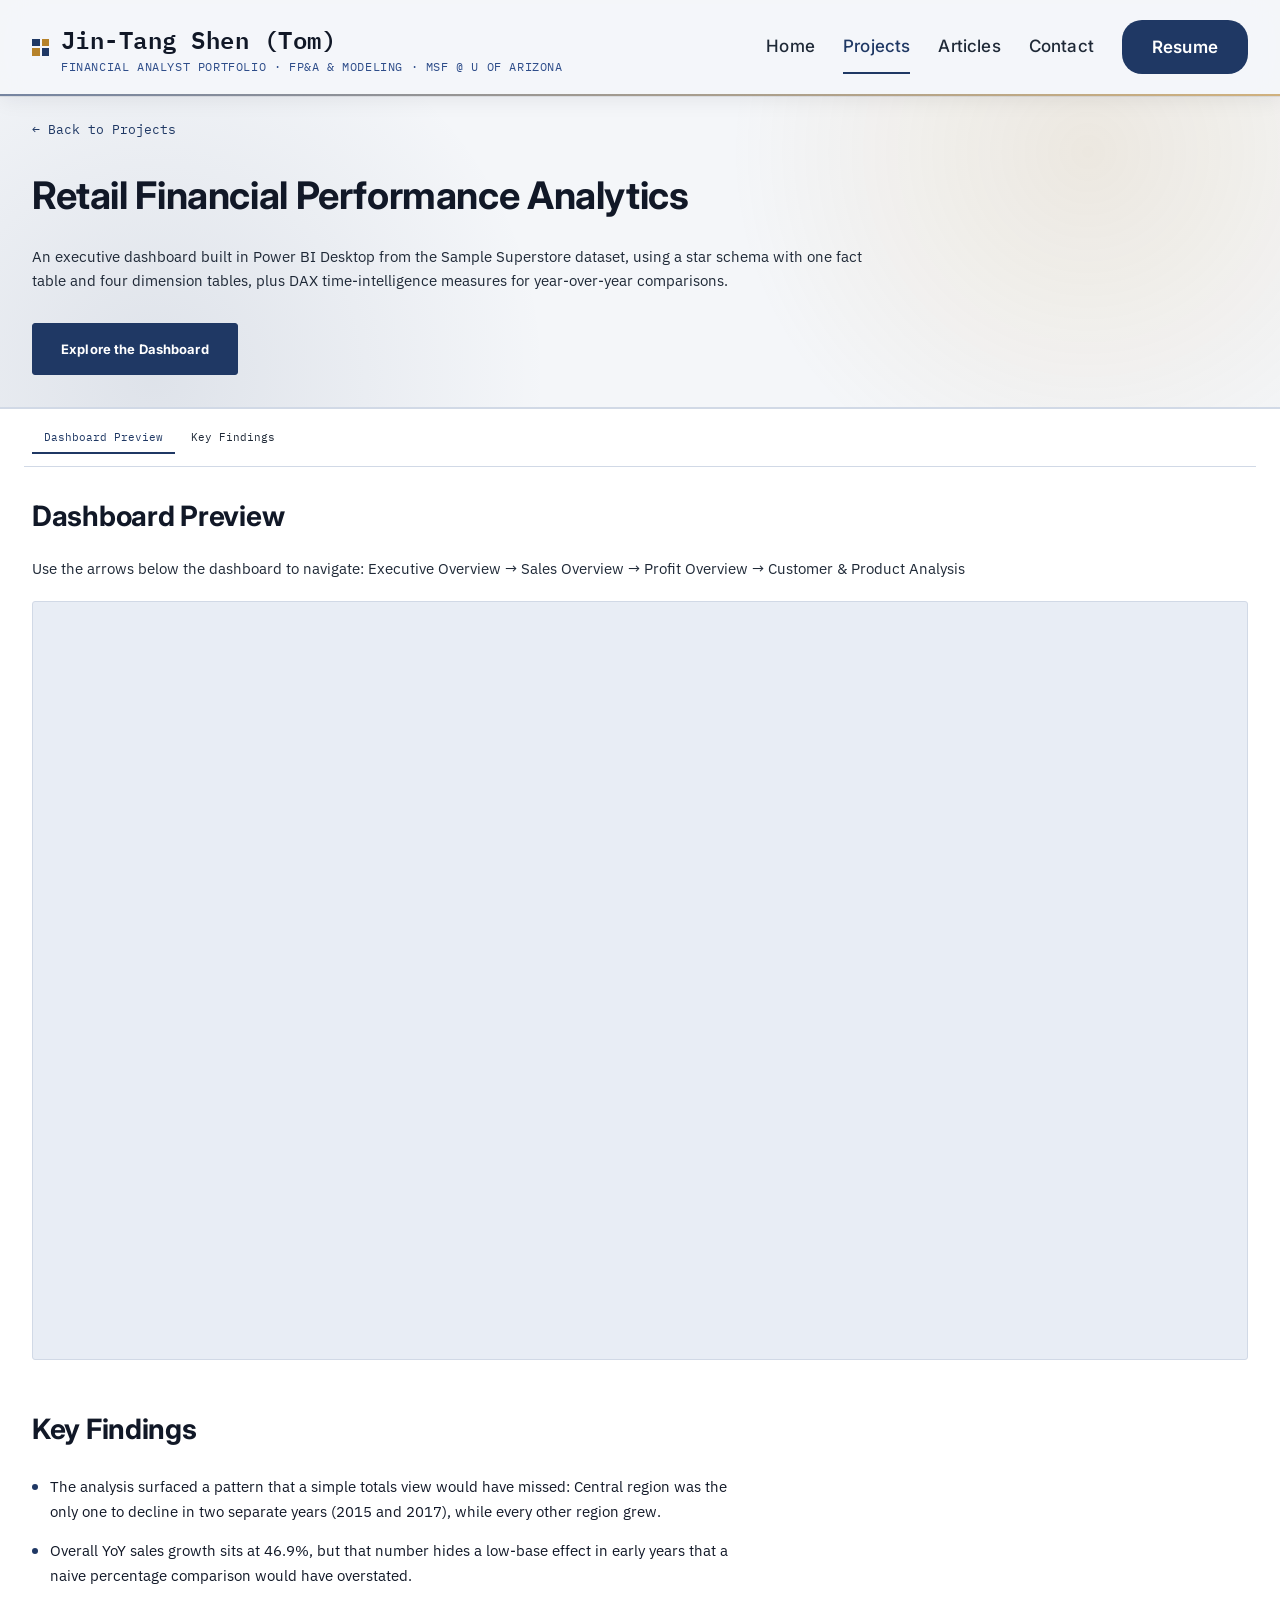
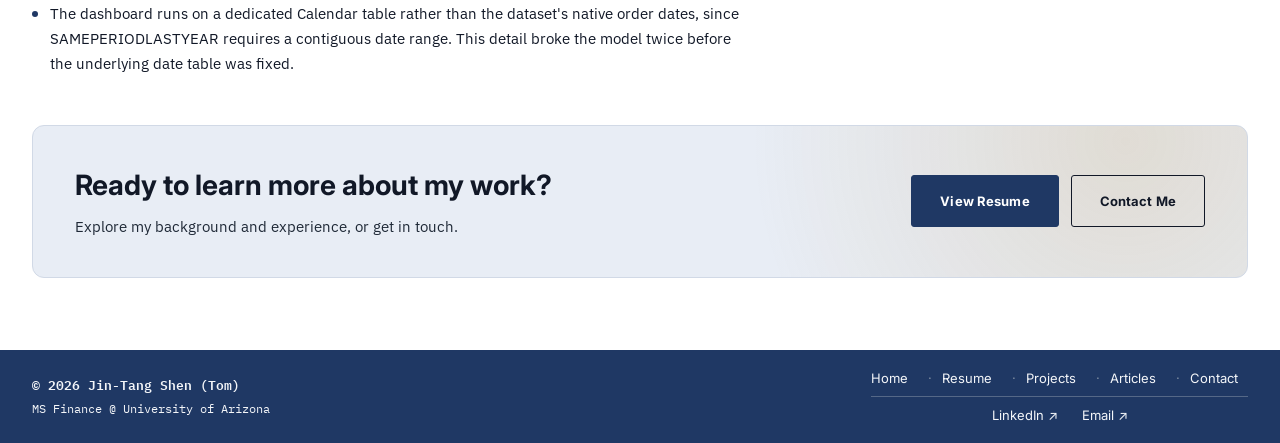
<file: powerbi.html>
﻿<!DOCTYPE html>
<html lang="en">
<head>
<meta charset="UTF-8">
<meta name="viewport" content="width=device-width, initial-scale=1.0">
<!-- Google tag (gtag.js) -->
<script async src="https://www.googletagmanager.com/gtag/js?id=G-GY1DFJFTY4"></script>
<script>
  window.dataLayer = window.dataLayer || [];
  function gtag(){dataLayer.push(arguments);}
  gtag('js', new Date());
  gtag('config', 'G-GY1DFJFTY4');
</script>
<title>Retail Financial Performance Analytics</title>
<meta property="og:image" content="https://raw.githubusercontent.com/tom91517/portfolio/main/PowerBI.png">
<meta property="og:image:type" content="image/png">
<meta property="og:image:width" content="1451">
<meta property="og:image:height" content="814">
<meta property="og:image:alt" content="Retail financial performance Power BI dashboard preview">
<meta name="twitter:card" content="summary_large_image">
<meta name="twitter:image" content="https://raw.githubusercontent.com/tom91517/portfolio/main/PowerBI.png">
<link rel="preconnect" href="https://fonts.googleapis.com">
<link rel="preconnect" href="https://fonts.gstatic.com" crossorigin>
<link href="https://fonts.googleapis.com/css2?family=Inter:wght@400;500;600;700;800&family=IBM+Plex+Sans:wght@400;500;600&family=IBM+Plex+Mono:wght@400;500;600&display=swap" rel="stylesheet">
<link rel="stylesheet" href="style.css">
<link rel="icon" type="image/svg+xml" href="favicon.svg">
</head>
<body>

<header class="site-nav">
  <div class="wrap nav-row">
    <a class="wordmark" href="index.html">
      <span class="mark"><span></span><span></span><span></span><span></span></span>
      <span class="wordmark-text">Jin-Tang Shen (Tom)<span class="wordmark-sub">Financial Analyst Portfolio · FP&amp;A &amp; Modeling · MSF @ U of Arizona</span></span>
    </a>
    <button class="nav-toggle" aria-label="Toggle navigation" aria-expanded="false">
      <span></span><span></span><span></span>
    </button>
    <nav class="links">
      <a href="index.html">Home</a>
      <a href="resume.html" class="nav-cta">Resume</a>
      <a href="projects.html" class="active" aria-current="page">Projects</a>
      <a href="articles.html">Articles</a>
      <a href="index.html#contact">Contact</a>
    </nav>
  </div>
</header>

<main class="page-main">

  <section class="case-hero case-hero-detailed">
    <div class="wrap">
      <a href="projects.html" class="case-back">← Back to Projects</a>
      <h1>Retail Financial Performance Analytics</h1>
      <p class="case-hero-intro">An executive dashboard built in Power BI Desktop from the Sample Superstore dataset, using a star schema with one fact table and four dimension tables, plus DAX time-intelligence measures for year-over-year comparisons.</p>
      <div class="case-hero-actions">
        <a href="#dashboard" class="btn btn-primary">Explore the Dashboard</a>
      </div>
    </div>
  </section>

  <section class="case-body case-study-body">
    <div class="wrap">
      <nav class="case-section-nav" aria-label="Case study sections">
        <a href="#dashboard">Dashboard Preview</a>
        <a href="#findings">Key Findings</a>
      </nav>

      <div class="case-section case-section-full" id="dashboard">
        <h2 class="case-preview-heading">Dashboard Preview</h2>
        <p class="case-preview-intro">Use the arrows below the dashboard to navigate: Executive Overview → Sales Overview → Profit Overview → Customer &amp; Product Analysis</p>
        <div class="powerbi-embed">
          <iframe title="Retail Financial Performance Analytics" src="https://app.powerbi.com/view?r=eyJrIjoiNmYyYjY2N2UtMTg3Yy00NDczLThlMTgtZGIxNDAxNzQzYzNmIiwidCI6IjcwNzQwZWFhLTY5OTctNGZjOS1hOGYwLTBmYzc4MjE0MWQ3YyJ9&pageName=561459a88ad385875800" frameborder="0" allowFullScreen="true"></iframe>
        </div>
      </div>

      <div class="case-section" id="findings">
        <h2>Key Findings</h2>
        <ul class="case-findings">
          <li>The analysis surfaced a pattern that a simple totals view would have missed: Central region was the only one to decline in two separate years (2015 and 2017), while every other region grew.</li>
          <li>Overall YoY sales growth sits at 46.9%, but that number hides a low-base effect in early years that a naive percentage comparison would have overstated.</li>
          <li>The dashboard runs on a dedicated Calendar table rather than the dataset's native order dates, since SAMEPERIODLASTYEAR requires a contiguous date range. This detail broke the model twice before the underlying date table was fixed.</li>
        </ul>
      </div>

      <section class="case-project-cta">
        <div>
          <h2>Ready to learn more about my work?</h2>
          <p>Explore my background and experience, or get in touch.</p>
        </div>
        <div class="case-project-cta-actions">
          <a href="resume.html" class="btn btn-primary">View Resume</a>
          <a href="index.html#contact" class="btn btn-secondary">Contact Me</a>
        </div>
      </section>

    </div>
  </section>

</main>

<footer>
  <div class="wrap">
    <div class="footer-inner">
      <div class="footer-left">
        <span class="footer-name">&copy; 2026 Jin-Tang Shen (Tom)</span>
        <span class="footer-sub">MS Finance @ University of Arizona</span>
      </div>
      <div class="footer-right">
        <nav class="footer-nav">
          <a href="index.html">Home</a>
          <a href="resume.html">Resume</a>
          <a href="projects.html">Projects</a>
          <a href="articles.html">Articles</a>
          <a href="index.html#contact">Contact</a>
        </nav>
        <div class="footer-rule"></div>
        <div class="footer-links">
          <a href="https://www.linkedin.com/in/jintang-shen/" target="_blank" rel="noopener">LinkedIn &#8599;</a>
          <a href="mailto:tom91517@gmail.com">Email &#8599;</a>
        </div>
      </div>
    </div>
  </div>
</footer>

<script src="nav.js"></script>
</body>
</html>
</file>
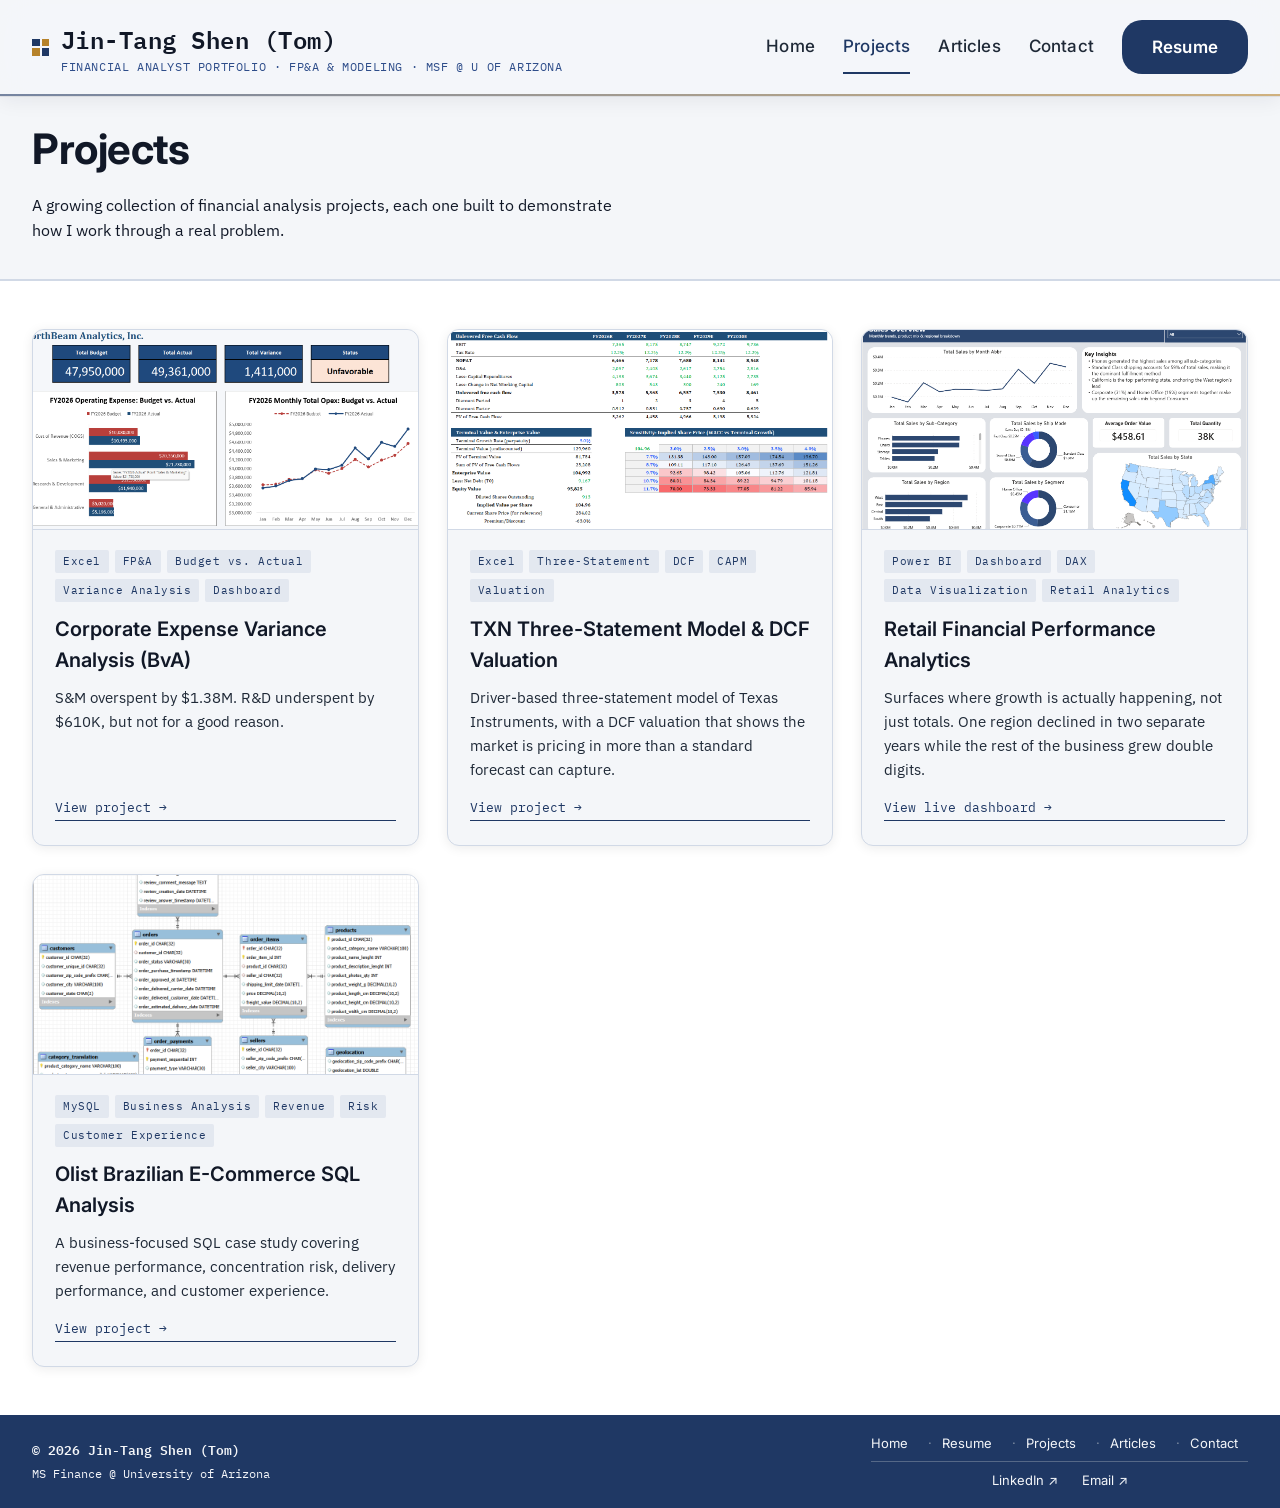
<file: projects.html>
﻿<!DOCTYPE html>
<html lang="en">
<head>
<meta charset="UTF-8">
<meta name="viewport" content="width=device-width, initial-scale=1.0">
<!-- Google tag (gtag.js) -->
<script async src="https://www.googletagmanager.com/gtag/js?id=G-GY1DFJFTY4"></script>
<script>
  window.dataLayer = window.dataLayer || [];
  function gtag(){dataLayer.push(arguments);}
  gtag('js', new Date());
  gtag('config', 'G-GY1DFJFTY4');
</script>
<title>Projects &middot; Jin-Tang Shen (Tom)</title>
<meta name="description" content="Financial analysis projects: budget vs. actual variance, a TXN three-statement model with DCF, Power BI dashboards, and an Olist e-commerce SQL case study.">
<link rel="canonical" href="https://jintangshen.com/projects">
<meta property="og:type" content="website">
<meta property="og:site_name" content="Jin-Tang Shen (Tom)">
<meta property="og:url" content="https://jintangshen.com/projects">
<meta property="og:title" content="Projects: Jin-Tang Shen (Tom)">
<meta property="og:description" content="Financial analysis projects: budget vs. actual variance, a TXN three-statement model with DCF, Power BI dashboards, and an Olist e-commerce SQL case study.">
<meta name="twitter:title" content="Projects: Jin-Tang Shen (Tom)">
<meta name="twitter:description" content="Financial analysis projects: budget vs. actual variance, a TXN three-statement model with DCF, Power BI dashboards, and an Olist e-commerce SQL case study.">
<meta property="og:image" content="https://raw.githubusercontent.com/tom91517/portfolio/main/og-home.png">
<meta property="og:image:type" content="image/png">
<meta property="og:image:width" content="1200">
<meta property="og:image:height" content="630">
<meta property="og:image:alt" content="Jin-Tang Shen projects page preview">
<meta name="twitter:card" content="summary_large_image">
<meta name="twitter:image" content="https://raw.githubusercontent.com/tom91517/portfolio/main/og-home.png">
<link rel="preconnect" href="https://fonts.googleapis.com">
<link rel="preconnect" href="https://fonts.gstatic.com" crossorigin>
<link href="https://fonts.googleapis.com/css2?family=Inter:wght@400;500;600;700;800&family=IBM+Plex+Sans:wght@400;500;600&family=IBM+Plex+Mono:wght@400;500;600&display=swap" rel="stylesheet">
<link rel="stylesheet" href="style.css">
<link rel="icon" type="image/svg+xml" href="favicon.svg">
</head>
<body>

<header class="site-nav">
  <div class="wrap nav-row">
    <a class="wordmark" href="index.html">
      <span class="mark"><span></span><span></span><span></span><span></span></span>
      <span class="wordmark-text">Jin-Tang Shen (Tom)<span class="wordmark-sub">Financial Analyst Portfolio · FP&amp;A &amp; Modeling · MSF @ U of Arizona</span></span>
    </a>
    <button class="nav-toggle" aria-label="Toggle navigation" aria-expanded="false">
      <span></span><span></span><span></span>
    </button>
    <nav class="links">
      <a href="index.html">Home</a>
      <a href="resume.html" class="nav-cta">Resume</a>
      <a href="projects.html" class="active" aria-current="page">Projects</a>
      <a href="articles.html">Articles</a>
      <a href="index.html#contact">Contact</a>
    </nav>
  </div>
</header>

<main class="page-main">

<section class="page-header">
  <div class="wrap">
    <h1>Projects</h1>
    <p>A growing collection of financial analysis projects, each one built to demonstrate how I work through a real problem.</p>
  </div>
</section>

<section class="projects-grid-section">
  <div class="wrap">
    <div class="projects-grid">

      <a href="NorthBeam_BvA.html" class="project-tile">
        <div class="project-tile-visual">
          <img src="BvA_picture.png" alt="Corporate Expense Variance Analysis dashboard screenshot" class="project-tile-img" loading="lazy">
        </div>
        <div class="project-tile-body">
          <div class="project-tile-skill-tags">
            <span>Excel</span><span>FP&amp;A</span><span>Budget vs. Actual</span><span>Variance Analysis</span><span>Dashboard</span>
          </div>
          <h2>Corporate Expense Variance Analysis (BvA)</h2>
          <p class="project-tile-desc">S&M overspent by $1.38M. R&D underspent by $610K, but not for a good reason.</p>
          <span class="project-tile-link">View project →</span>
        </div>
      </a>

      <a href="TXN_DCF.html" class="project-tile">
        <div class="project-tile-visual">
          <img src="3Statement_DCF_model.png" alt="TXN Three-Statement Model and DCF Valuation screenshot" class="project-tile-img" loading="lazy">
        </div>
        <div class="project-tile-body">
          <div class="project-tile-skill-tags">
            <span>Excel</span><span>Three-Statement</span><span>DCF</span><span>CAPM</span><span>Valuation</span>
          </div>
          <h2>TXN Three-Statement Model &amp; DCF Valuation</h2>
          <p class="project-tile-desc">Driver-based three-statement model of Texas Instruments, with a DCF valuation that shows the market is pricing in more than a standard forecast can capture.</p>
          <span class="project-tile-link">View project →</span>
        </div>
      </a>

      <a href="powerbi.html" class="project-tile">
        <div class="project-tile-visual">
          <img src="PowerBI.png" alt="Retail Financial Performance Analytics Power BI dashboard screenshot" class="project-tile-img" loading="lazy">
        </div>
        <div class="project-tile-body">
          <div class="project-tile-skill-tags">
            <span>Power BI</span><span>Dashboard</span><span>DAX</span><span>Data Visualization</span><span>Retail Analytics</span>
          </div>
          <h2>Retail Financial Performance Analytics</h2>
          <p class="project-tile-desc">Surfaces where growth is actually happening, not just totals. One region declined in two separate years while the rest of the business grew double digits.</p>
          <span class="project-tile-link">View live dashboard →</span>
        </div>
      </a>

      <a href="olist-sql.html" class="project-tile">
        <div class="project-tile-visual project-tile-visual-diagram">
          <img src="sql_project/olist_erd.png" alt="Olist e-commerce MySQL database entity relationship diagram" class="project-tile-img project-tile-img-contain" loading="lazy">
        </div>
        <div class="project-tile-body">
          <div class="project-tile-skill-tags">
            <span>MySQL</span><span>Business Analysis</span><span>Revenue</span><span>Risk</span><span>Customer Experience</span>
          </div>
          <h2>Olist Brazilian E-Commerce SQL Analysis</h2>
          <p class="project-tile-desc">A business-focused SQL case study covering revenue performance, concentration risk, delivery performance, and customer experience.</p>
          <span class="project-tile-link">View project &#8594;</span>
        </div>
      </a>

    </div>
  </div>
</section>

</main>

<footer>
  <div class="wrap">
    <div class="footer-inner">
      <div class="footer-left">
        <span class="footer-name">&copy; 2026 Jin-Tang Shen (Tom)</span>
        <span class="footer-sub">MS Finance @ University of Arizona</span>
      </div>
      <div class="footer-right">
        <nav class="footer-nav">
          <a href="index.html">Home</a>
          <a href="resume.html">Resume</a>
          <a href="projects.html">Projects</a>
          <a href="articles.html">Articles</a>
          <a href="index.html#contact">Contact</a>
        </nav>
        <div class="footer-rule"></div>
        <div class="footer-links">
          <a href="https://www.linkedin.com/in/jintang-shen/" target="_blank" rel="noopener">LinkedIn &#8599;</a>
          <a href="mailto:tom91517@gmail.com">Email &#8599;</a>
        </div>
      </div>
    </div>
  </div>
</footer>

<script src="nav.js"></script>
</body>
</html>
</file>
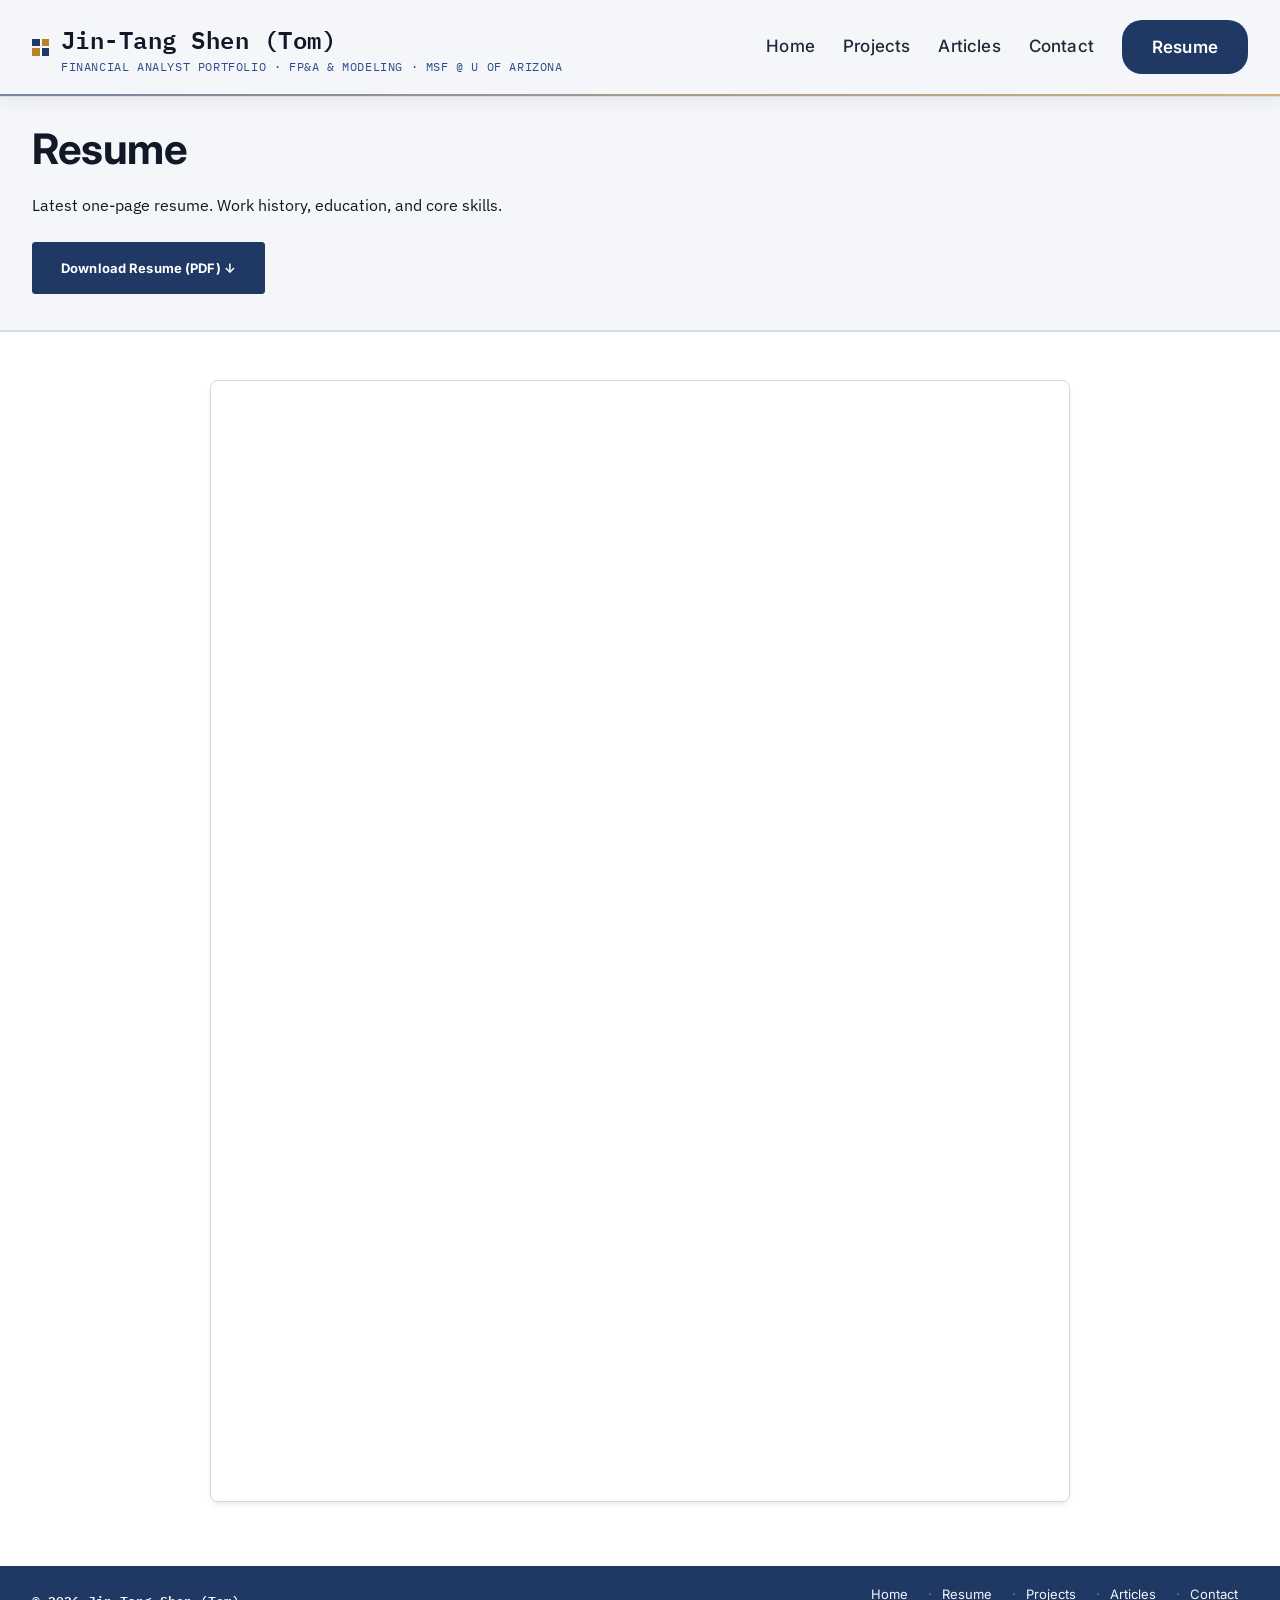
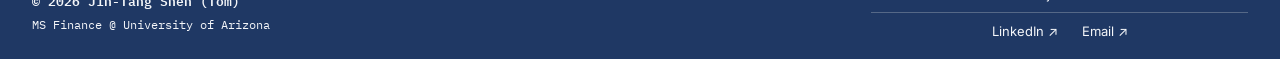
<file: resume.html>
﻿<!DOCTYPE html>
<html lang="en">
<head>
<meta charset="UTF-8">
<meta name="viewport" content="width=device-width, initial-scale=1.0">
<!-- Google tag (gtag.js) -->
<script async src="https://www.googletagmanager.com/gtag/js?id=G-GY1DFJFTY4"></script>
<script>
  window.dataLayer = window.dataLayer || [];
  function gtag(){dataLayer.push(arguments);}
  gtag('js', new Date());
  gtag('config', 'G-GY1DFJFTY4');
</script>
<title>Resume &middot; Jin-Tang Shen (Tom)</title>
<meta name="description" content="One-page resume for Jin-Tang Shen. FP&amp;A, financial modeling, and analytics. MSF at the University of Arizona.">
<link rel="canonical" href="https://jintangshen.com/resume">
<meta property="og:type" content="website">
<meta property="og:site_name" content="Jin-Tang Shen (Tom)">
<meta property="og:url" content="https://jintangshen.com/resume">
<meta property="og:title" content="Resume: Jin-Tang Shen (Tom)">
<meta property="og:description" content="One-page resume for Jin-Tang Shen. FP&amp;A, financial modeling, and analytics. MSF at the University of Arizona.">
<meta name="twitter:title" content="Resume: Jin-Tang Shen (Tom)">
<meta name="twitter:description" content="One-page resume for Jin-Tang Shen. FP&amp;A, financial modeling, and analytics. MSF at the University of Arizona.">
<meta property="og:image" content="https://raw.githubusercontent.com/tom91517/portfolio/main/og-home.png">
<meta property="og:image:type" content="image/png">
<meta property="og:image:width" content="1200">
<meta property="og:image:height" content="630">
<meta property="og:image:alt" content="Jin-Tang Shen resume page preview">
<meta name="twitter:card" content="summary_large_image">
<meta name="twitter:image" content="https://raw.githubusercontent.com/tom91517/portfolio/main/og-home.png">
<link rel="preconnect" href="https://fonts.googleapis.com">
<link rel="preconnect" href="https://fonts.gstatic.com" crossorigin>
<link href="https://fonts.googleapis.com/css2?family=Inter:wght@400;500;600;700;800&family=IBM+Plex+Sans:wght@400;500;600&family=IBM+Plex+Mono:wght@400;500;600&display=swap" rel="stylesheet">
<link rel="stylesheet" href="style.css">
<link rel="icon" type="image/svg+xml" href="favicon.svg">
</head>
<body>

<header class="site-nav">
  <div class="wrap nav-row">
    <a class="wordmark" href="index.html">
      <span class="mark"><span></span><span></span><span></span><span></span></span>
      <span class="wordmark-text">Jin-Tang Shen (Tom)<span class="wordmark-sub">Financial Analyst Portfolio · FP&amp;A &amp; Modeling · MSF @ U of Arizona</span></span>
    </a>
    <button class="nav-toggle" aria-label="Toggle navigation" aria-expanded="false">
      <span></span><span></span><span></span>
    </button>
    <nav class="links">
      <a href="index.html">Home</a>
      <a href="resume.html" class="nav-cta active" aria-current="page">Resume</a>
      <a href="projects.html">Projects</a>
      <a href="articles.html">Articles</a>
      <a href="index.html#contact">Contact</a>
    </nav>
  </div>
</header>

<main class="page-main">

<section class="page-header">
  <div class="wrap">
    <h1>Resume</h1>
    <p>Latest one-page resume. Work history, education, and core skills.</p>
    <div class="cta-row" style="margin-top:24px;">
      <a href="resume.pdf" download="Jin-Tang Shen - Resume.pdf" class="btn btn-primary">Download Resume (PDF) ↓</a>
    </div>
  </div>
</section>

<section class="resume-viewer">
  <div class="wrap">
    <div class="resume-paper">
      <iframe src="resume.pdf#toolbar=0&navpanes=0&view=FitH" class="resume-embed" title="Jin-Tang Shen Resume"></iframe>
      <div class="resume-fallback">
        <p class="resume-fallback-title">The resume reads better full screen.</p>
        <p class="resume-fallback-note">Open the PDF in a new tab to read it at full size.</p>
        <div class="cta-row">
          <a href="resume.pdf" target="_blank" rel="noopener" class="btn btn-primary">Open Resume (PDF) &#8599;</a>
        </div>
      </div>
    </div>
  </div>
</section>

</main>

<footer>
  <div class="wrap">
    <div class="footer-inner">
      <div class="footer-left">
        <span class="footer-name">&copy; 2026 Jin-Tang Shen (Tom)</span>
        <span class="footer-sub">MS Finance @ University of Arizona</span>
      </div>
      <div class="footer-right">
        <nav class="footer-nav">
          <a href="index.html">Home</a>
          <a href="resume.html">Resume</a>
          <a href="projects.html">Projects</a>
          <a href="articles.html">Articles</a>
          <a href="index.html#contact">Contact</a>
        </nav>
        <div class="footer-rule"></div>
        <div class="footer-links">
          <a href="https://www.linkedin.com/in/jintang-shen/" target="_blank" rel="noopener">LinkedIn &#8599;</a>
          <a href="mailto:tom91517@gmail.com">Email &#8599;</a>
        </div>
      </div>
    </div>
  </div>
</footer>

<script src="nav.js"></script>
</body>
</html>
</file>
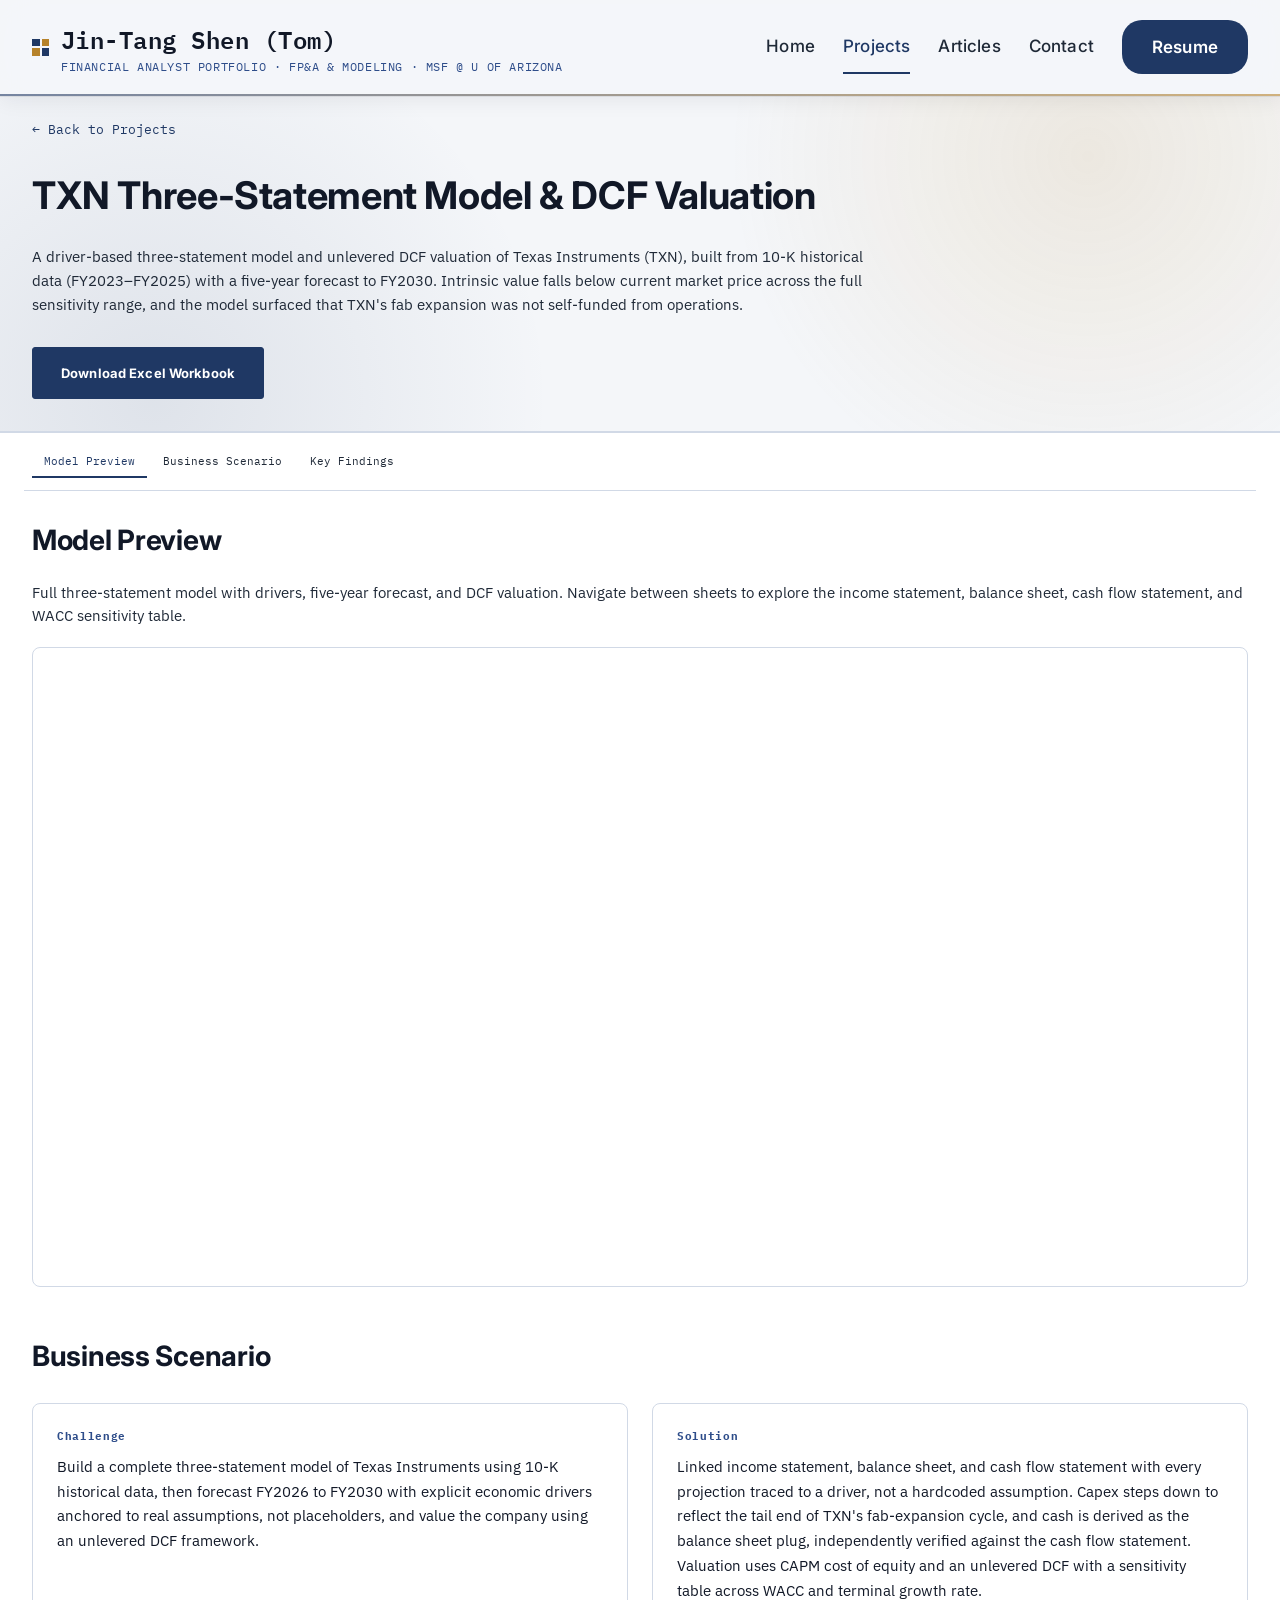
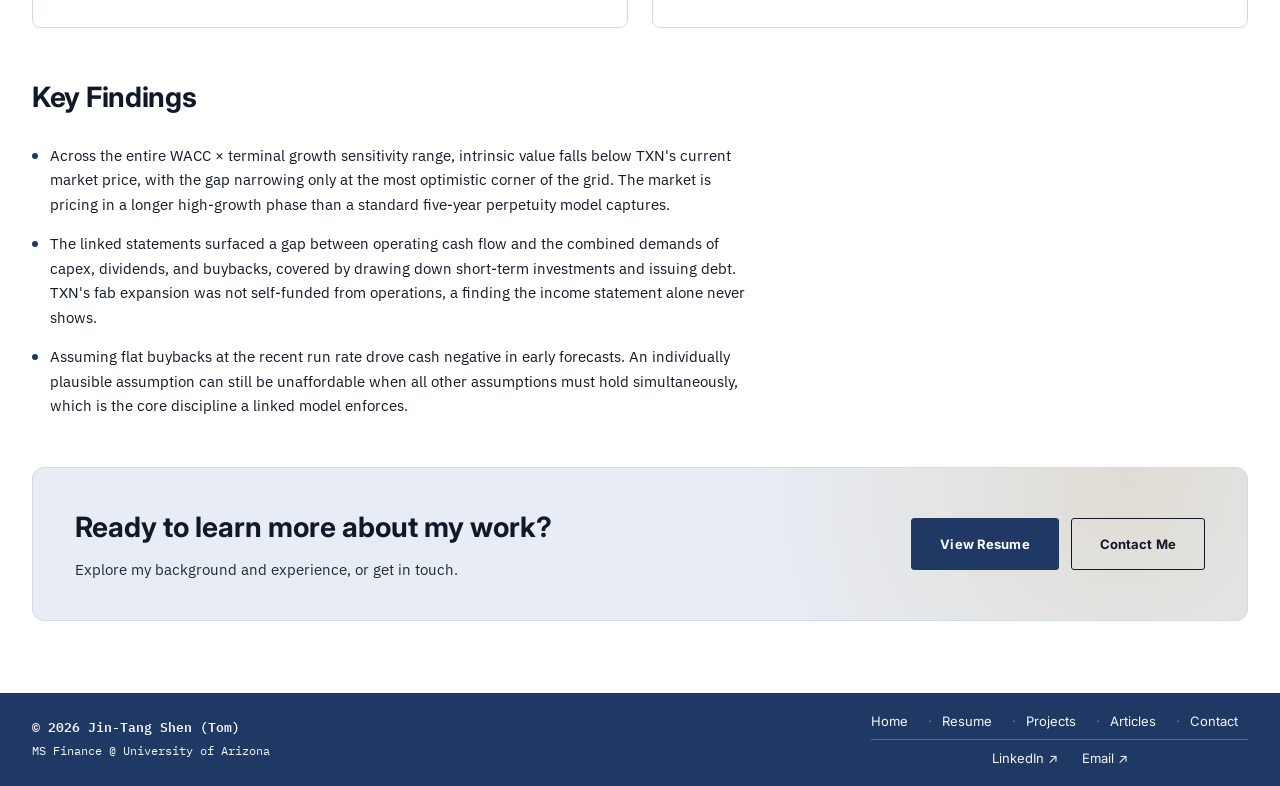
<file: TXN_DCF.html>
﻿<!DOCTYPE html>
<html lang="en">
<head>
<meta charset="UTF-8">
<meta name="viewport" content="width=device-width, initial-scale=1.0">
<!-- Google tag (gtag.js) -->
<script async src="https://www.googletagmanager.com/gtag/js?id=G-GY1DFJFTY4"></script>
<script>
  window.dataLayer = window.dataLayer || [];
  function gtag(){dataLayer.push(arguments);}
  gtag('js', new Date());
  gtag('config', 'G-GY1DFJFTY4');
</script>
<title>TXN Three-Statement Model &amp; DCF Valuation</title>
<meta property="og:image" content="https://raw.githubusercontent.com/tom91517/portfolio/main/3Statement_DCF_model.png">
<meta property="og:image:type" content="image/png">
<meta property="og:image:width" content="1263">
<meta property="og:image:height" content="645">
<meta property="og:image:alt" content="Texas Instruments three-statement financial model and DCF valuation preview">
<meta name="twitter:card" content="summary_large_image">
<meta name="twitter:image" content="https://raw.githubusercontent.com/tom91517/portfolio/main/3Statement_DCF_model.png">
<link rel="preconnect" href="https://fonts.googleapis.com">
<link rel="preconnect" href="https://fonts.gstatic.com" crossorigin>
<link href="https://fonts.googleapis.com/css2?family=Inter:wght@400;500;600;700;800&family=IBM+Plex+Sans:wght@400;500;600&family=IBM+Plex+Mono:wght@400;500;600&display=swap" rel="stylesheet">
<link rel="stylesheet" href="style.css">
<link rel="icon" type="image/svg+xml" href="favicon.svg">
</head>
<body>

<header class="site-nav">
  <div class="wrap nav-row">
    <a class="wordmark" href="index.html">
      <span class="mark"><span></span><span></span><span></span><span></span></span>
      <span class="wordmark-text">Jin-Tang Shen (Tom)<span class="wordmark-sub">Financial Analyst Portfolio · FP&amp;A &amp; Modeling · MSF @ U of Arizona</span></span>
    </a>
    <button class="nav-toggle" aria-label="Toggle navigation" aria-expanded="false">
      <span></span><span></span><span></span>
    </button>
    <nav class="links">
      <a href="index.html">Home</a>
      <a href="resume.html" class="nav-cta">Resume</a>
      <a href="projects.html" class="active" aria-current="page">Projects</a>
      <a href="articles.html">Articles</a>
      <a href="index.html#contact">Contact</a>
    </nav>
  </div>
</header>

<main class="page-main">

  <!-- HERO -->
  <section class="case-hero case-hero-detailed">
    <div class="wrap">
      <a href="projects.html" class="case-back">← Back to Projects</a>
      <h1>TXN Three-Statement Model &amp; DCF Valuation</h1>
      <p class="case-hero-intro">A driver-based three-statement model and unlevered DCF valuation of Texas Instruments (TXN), built from 10-K historical data (FY2023–FY2025) with a five-year forecast to FY2030. Intrinsic value falls below current market price across the full sensitivity range, and the model surfaced that TXN's fab expansion was not self-funded from operations.</p>
      <div class="case-hero-actions">
        <a href="TXN_3Statement_DCF_model.xlsx" download="TXN Three-Statement Model &amp; DCF - Jin-Tang Shen.xlsx" class="btn btn-primary">Download Excel Workbook</a>
      </div>
    </div>
  </section>

  <!-- BODY -->
  <section class="case-body case-study-body">
    <div class="wrap">
      <nav class="case-section-nav" aria-label="Case study sections">
        <a href="#preview">Model Preview</a>
        <a href="#scenario">Business Scenario</a>
        <a href="#findings">Key Findings</a>
      </nav>

      <!-- Model Preview -->
      <div class="case-section case-section-full" id="preview">
        <h2 class="case-preview-heading">Model Preview</h2>
        <p class="case-preview-intro">Full three-statement model with drivers, five-year forecast, and DCF valuation. Navigate between sheets to explore the income statement, balance sheet, cash flow statement, and WACC sensitivity table.</p>
        <div class="excel-embed-wrap">
          <iframe src="https://docs.google.com/spreadsheets/d/e/2PACX-1vSNmE2pcMcxPdzcP2wTSA7vXfthH89Nem9O5Fv8FRvwKr_OxippGLiRK8VDDn2UQzpGjc9rucijMaIJ/pubhtml?widget=true&amp;headers=false" frameborder="0" title="TXN Three-Statement Model &amp; DCF Valuation"></iframe>
        </div>
      </div>

      <!-- Business Scenario -->
      <div class="case-section case-section-full" id="scenario">
        <h2>Business Scenario</h2>
        <div class="case-sub-grid">
          <div class="case-sub">
            <h3>Challenge</h3>
            <p>Build a complete three-statement model of Texas Instruments using 10-K historical data, then forecast FY2026 to FY2030 with explicit economic drivers anchored to real assumptions, not placeholders, and value the company using an unlevered DCF framework.</p>
          </div>
          <div class="case-sub">
            <h3>Solution</h3>
            <p>Linked income statement, balance sheet, and cash flow statement with every projection traced to a driver, not a hardcoded assumption. Capex steps down to reflect the tail end of TXN's fab-expansion cycle, and cash is derived as the balance sheet plug, independently verified against the cash flow statement. Valuation uses CAPM cost of equity and an unlevered DCF with a sensitivity table across WACC and terminal growth rate.</p>
          </div>
        </div>
      </div>

      <!-- Key Findings -->
      <div class="case-section" id="findings">
        <h2>Key Findings</h2>
        <ul class="case-findings">
          <li>Across the entire WACC × terminal growth sensitivity range, intrinsic value falls below TXN's current market price, with the gap narrowing only at the most optimistic corner of the grid. The market is pricing in a longer high-growth phase than a standard five-year perpetuity model captures.</li>
          <li>The linked statements surfaced a gap between operating cash flow and the combined demands of capex, dividends, and buybacks, covered by drawing down short-term investments and issuing debt. TXN's fab expansion was not self-funded from operations, a finding the income statement alone never shows.</li>
          <li>Assuming flat buybacks at the recent run rate drove cash negative in early forecasts. An individually plausible assumption can still be unaffordable when all other assumptions must hold simultaneously, which is the core discipline a linked model enforces.</li>
        </ul>
      </div>

      <section class="case-project-cta">
        <div>
          <h2>Ready to learn more about my work?</h2>
          <p>Explore my background and experience, or get in touch.</p>
        </div>
        <div class="case-project-cta-actions">
          <a href="resume.html" class="btn btn-primary">View Resume</a>
          <a href="index.html#contact" class="btn btn-secondary">Contact Me</a>
        </div>
      </section>

    </div>
  </section>

</main>

<footer>
  <div class="wrap">
    <div class="footer-inner">
      <div class="footer-left">
        <span class="footer-name">&copy; 2026 Jin-Tang Shen (Tom)</span>
        <span class="footer-sub">MS Finance @ University of Arizona</span>
      </div>
      <div class="footer-right">
        <nav class="footer-nav">
          <a href="index.html">Home</a>
          <a href="resume.html">Resume</a>
          <a href="projects.html">Projects</a>
          <a href="articles.html">Articles</a>
          <a href="index.html#contact">Contact</a>
        </nav>
        <div class="footer-rule"></div>
        <div class="footer-links">
          <a href="https://www.linkedin.com/in/jintang-shen/" target="_blank" rel="noopener">LinkedIn &#8599;</a>
          <a href="mailto:tom91517@gmail.com">Email &#8599;</a>
        </div>
      </div>
    </div>
  </div>
</footer>

<script src="nav.js"></script>
</body>
</html>
</file>
<file: style.css>
:root{
  --paper:#F4F6F9;
  --paper-alt:#E8EDF5;
  --card:#FFFFFF;
  --ink:#111827;
  --ink-soft:#1F2937;
  --green:#1F3864;
  --green-soft:#2E4D8A;
  --green-tint:#E3E8F0;
  --amber:#B6822A;
  --amber-tint:#FEF0D9;
  --brick:#9C4632;
  --brick-tint:#FDEAE4;
  --line:#D1D9E6;
  --line-soft:#E8EDF5;
  --radius:3px;
  --shadow-sm:0 2px 12px rgba(0,0,0,0.08);
  --shadow-md:0 6px 20px rgba(0,0,0,0.13);
  --shadow-lg:0 18px 40px -22px rgba(31,56,100,0.25);
}
/* ---------- PROJECT SCROLL-STACK (prototype) ---------- */
.project-stack-demo{
  padding:64px 0;
  position:relative;
  background:
    radial-gradient(circle at 12% 18%, rgba(37,99,235,0.28), transparent 45%),
    radial-gradient(circle at 88% 12%, rgba(182,130,42,0.22), transparent 42%),
    radial-gradient(circle at 55% 100%, rgba(37,99,235,0.16), transparent 55%),
    linear-gradient(to bottom, #1E293B, #111827, #0F172A);
}
.project-stack-demo::before{
  content:'';
  position:absolute;
  inset:0;
  background-image:radial-gradient(rgba(255,255,255,0.08) 1px, transparent 1.6px);
  background-size:26px 26px;
  pointer-events:none;
}
.project-stack-demo > .wrap,
.project-stack-demo > .ps-scroller{ position:relative; z-index:1; }
.ps-head{ flex:none; max-width:980px; margin:0 auto 28px; text-align:center; }
.ps-heading{
  font-family:'Inter', sans-serif;
  font-weight:700;
  letter-spacing:-0.02em;
  font-size:clamp(28px, 3.2vw, 40px);
  line-height:1.18;
  margin:0;
  color:#fff;
}
.ps-heading em{ font-style:normal; color:#60A5FA; font-weight:800; }
.ps-scroller{
  --ps-pin-h: min(760px, 92vh);
  --ps-top: 88px;
  position:relative;
  max-width:1240px;
  margin:0 auto;
  padding:0 32px;
  height:calc(var(--ps-pin-h) + 5 * 260px);
}
.ps-pin{
  position:sticky;
  top:var(--ps-top);
  height:var(--ps-pin-h);
  display:flex;
  flex-direction:column;
}
.ps-stage{
  position:relative;
  flex:1;
  min-height:0;
  padding-bottom:34px;
}
.ps-stack-deco{
  position:absolute;
  inset:0;
  left:6%;
  right:6%;
  border-radius:20px;
  background:var(--card);
  border:1px solid var(--line);
  box-shadow:var(--shadow-md);
  z-index:0;
  pointer-events:none;
}
.ps-stack-deco-1{ transform:translateY(-16px) scale(0.97); opacity:0.85; }
.ps-stack-deco-2{ transform:translateY(-30px) scale(0.94); opacity:0.55; }
.ps-card{
  position:absolute;
  inset:0;
  opacity:0;
  z-index:1;
  transform:scale(0.96) translateY(24px);
  transition:opacity .35s ease, transform .35s ease;
  will-change:opacity, transform;
}
.ps-card-inner{
  width:100%;
  height:100%;
  display:flex;
  align-items:stretch;
  background:var(--card);
  border:1px solid var(--line);
  border-radius:20px;
  box-shadow:var(--shadow-lg);
  overflow:hidden;
}
.ps-card-media{
  flex:0 0 40%;
  position:relative;
  overflow:hidden;
  background:var(--paper);
}
.ps-card-media img{
  width:100%;
  height:100%;
  object-fit:cover;
  object-position:top center;
  display:block;
}
.ps-card-body{
  flex:1;
  min-width:0;
  overflow-y:auto;
  display:flex;
  flex-direction:column;
  justify-content:center;
  padding:40px 44px;
}
.ps-card-inner-cta{
  flex-direction:column;
  align-items:center;
  justify-content:center;
  text-align:center;
  overflow-y:auto;
  padding:40px 44px;
}
.ps-progress{
  position:absolute;
  left:0;
  right:0;
  bottom:0;
  height:34px;
  display:flex;
  align-items:center;
  justify-content:center;
  gap:8px;
}
.ps-progress-dot{
  width:8px; height:8px;
  border-radius:50%;
  background:rgba(255,255,255,0.3);
  transition:background .2s ease, width .2s ease;
}
.ps-progress-dot.active{ width:22px; border-radius:4px; background:var(--amber); }
.ps-num{
  display:block;
  font-family:'IBM Plex Mono', monospace;
  font-size:13px;
  font-weight:600;
  letter-spacing:.06em;
  color:var(--green);
  margin-bottom:10px;
}
.ps-title{
  font-family:'Inter', sans-serif;
  font-weight:700;
  font-size:24px;
  letter-spacing:-0.01em;
  color:var(--ink);
  margin:0 0 14px;
}
.ps-desc{
  font-size:15px;
  line-height:1.65;
  color:var(--ink-soft);
  margin:0 0 20px;
}
.ps-scroller .fl-tags{ margin-bottom:22px; }
.ps-link{
  font-family:'IBM Plex Mono', monospace;
  font-size:13px;
  font-weight:600;
  color:var(--green);
  border-bottom:1px solid var(--green);
  padding-bottom:2px;
  display:inline-block;
  transition:color .15s, border-color .15s;
}
.ps-link:hover{ color:var(--green-soft); border-color:var(--green-soft); }
.ps-actions{
  display:flex;
  align-items:center;
  gap:18px;
  flex-wrap:wrap;
  margin-top:8px;
}
.ps-card-inner-cta .ps-desc{ max-width:44ch; }
.ps-card-inner-cta .ps-actions{ justify-content:center; }
@media (max-width:768px){
  /* font-size now comes from the unified section-title rule at the end of the
       file; the heading runs a line taller there, so this margin gives it back */
  .ps-head{ margin-bottom:10px; }
}
@media (max-width:640px){
  .ps-card-inner{ border-radius:16px; flex-direction:column; }
  .ps-card-media{ flex-basis:38%; }
  .ps-card-body{ padding:22px 24px; }
  .ps-card-inner-cta{ padding:32px 26px; }
  .ps-title{ font-size:20px; }
  .ps-actions{ width:100%; }
  .ps-actions .btn{ flex:1; text-align:center; }
}
*{box-sizing:border-box;}
html{
  min-height:100%;
  scroll-behavior:smooth;
  /* Keep iPad Safari's elastic overscroll from exposing the browser's white
     canvas. The upper half matches the page and the lower half continues the
     footer colour on Safari versions that still allow rubber-band scrolling. */
  background:linear-gradient(to bottom,
    var(--paper) 0%,
    var(--paper) 50%,
    var(--green) 50%,
    var(--green) 100%);
  overscroll-behavior-y:none;
}
body{
  margin:0;
  background:var(--paper);
  color:var(--ink);
  font-family:'IBM Plex Sans', sans-serif;
  font-size:16px;
  line-height:1.55;
  -webkit-font-smoothing:antialiased;
  display:flex;
  flex-direction:column;
  min-height:100vh;
  min-height:100dvh;
  overscroll-behavior-y:none;
}
body::before{
  content:'';
  position:fixed;
  inset:0;
  z-index:-1;
  background-color:var(--paper);
  background-image:
    radial-gradient(circle at 10% 6%, rgba(31,56,100,0.13), transparent 40%),
    radial-gradient(circle at 90% 14%, rgba(182,130,42,0.12), transparent 38%),
    radial-gradient(circle at 50% 100%, rgba(31,56,100,0.10), transparent 46%),
    radial-gradient(rgba(31,56,100,0.20) 1px, transparent 1.6px);
  background-position:0 0, 0 0, 0 0, 0 0;
  background-size:auto, auto, auto, 28px 28px;
  background-repeat:no-repeat, no-repeat, no-repeat, repeat;
  pointer-events:none;
}
.page-main{ flex:1 0 auto; }
a{color:inherit; text-decoration:none;}
img{max-width:100%; display:block;}
.wrap{
  max-width:1320px;
  margin:0 auto;
  padding:0 32px;
}
a:focus-visible,
button:focus-visible{
  outline:2px solid var(--green);
  outline-offset:3px;
}
/* The footer background is var(--green) too, so the default ring was invisible
   on every footer link. */
footer a:focus-visible{ outline-color:var(--paper); }
@media (prefers-reduced-motion: reduce){
  *{transition:none !important; scroll-behavior:auto !important;}
}
/* ---------- NAV ---------- */
header.site-nav{
  position:sticky; top:0; z-index:50;
  background:rgba(244,246,249,0.65);
  backdrop-filter:saturate(180%) blur(20px);
  -webkit-backdrop-filter:saturate(180%) blur(20px);
  box-shadow:0 0 0 1px rgba(17,24,39,0.07), 0 4px 20px rgba(17,24,39,0.07);
  border-bottom:none;
}
header.site-nav::after{
  content:'';
  display:block;
  height:1.5px;
  background:linear-gradient(to right, var(--green) 0%, var(--amber) 100%);
  opacity:0.6;
}
.nav-row{
  display:flex; align-items:center; justify-content:space-between;
  padding:10px 0;
}
.wordmark{
  font-family:'IBM Plex Mono', monospace;
  font-weight:600;
  font-size:22px;
  letter-spacing:.02em;
  display:flex; align-items:center; gap:12px;
}
.wordmark-text{ display:flex; flex-direction:column; gap:3px; }
.wordmark-sub{
  font-family:'IBM Plex Mono', monospace;
  font-size:10px;
  font-weight:400;
  letter-spacing:.05em;
  text-transform:uppercase;
  color:#2E4D8A;
  line-height:1;
}
.wordmark .mark{
  width:17px; height:17px;
  display:inline-grid;
  grid-template-columns:1fr 1fr;
  grid-template-rows:1fr 1fr;
  gap:2px;
}
.wordmark .mark span{ background:var(--green); display:block; }
.wordmark .mark span:nth-child(2){ background:var(--amber); }
.wordmark .mark span:nth-child(3){ background:var(--amber); }
.wordmark .mark span:nth-child(4){ background:var(--green); }
nav.links{ display:flex; gap:28px; flex-wrap:wrap; align-items:stretch; }
nav.links a{
  font-family:'Inter', sans-serif;
  font-size:15px;
  font-weight:500;
  letter-spacing:.01em;
  color:var(--ink-soft);
  padding-bottom:0;
  border-bottom:2px solid transparent;
  display:flex;
  align-items:center;
  transition:color .15s ease, border-color .15s ease;
}
nav.links a:hover{ color:var(--green); }
nav.links a.active{ color:var(--green); border-bottom:2px solid var(--green); }
nav.links a.nav-cta{ align-self:center; }
nav.links a.nav-cta{
  background:var(--green);
  color:#ffffff;
  padding:14px 30px;
  border-radius:20px;
  font-weight:600;
  order:99;
  margin-left:auto;
}
nav.links a.nav-cta,
nav.links a.nav-cta.active{
  color:#ffffff;
  border-bottom:none;
  padding-bottom:14px;
}
nav.links a.nav-cta:hover{
  color:#ffffff;
  background:var(--green-soft);
  transform:translateY(-1px);
}
.cta-row{ display:flex; gap:14px; flex-wrap:wrap; }
.btn{
  font-family:'Inter', sans-serif;
  font-weight:700;
  font-size:13px;
  letter-spacing:.01em;
  padding:15px 28px;
  border-radius:var(--radius);
  display:inline-block;
  transition:transform .15s ease, background .15s ease, border-color .15s ease;
}
.btn-primary{ background:var(--green); color:#ffffff; border:1px solid var(--green); }
.btn-primary:hover{ background:var(--green-soft); transform:translateY(-1px); }
.btn-secondary{ background:transparent; color:var(--ink); border:1px solid var(--ink); }
.btn-secondary:hover{ background:var(--paper-alt); transform:translateY(-1px); }
/* ---------- PROFILE HERO ---------- */
.profile-hero{ padding:64px 0 56px; }
.profile-hero-grid{
  display:grid;
  grid-template-columns:1fr 1.1fr;
  gap:56px;
  align-items:center;
}
.profile-badge{
  display:inline-flex;
  align-items:center;
  background:var(--green-tint);
  border:1px solid var(--green);
  border-radius:9999px;
  padding:6px 16px;
  font-family:'IBM Plex Mono', monospace;
  font-size:12px;
  font-weight:600;
  letter-spacing:.08em;
  text-transform:uppercase;
  color:var(--green);
  margin-bottom:18px;
}
.profile-name{
  font-family:'Inter', sans-serif;
  font-weight:700;
  letter-spacing:-0.02em;
  font-size:clamp(56px, 5.5vw, 68px);
  line-height:1.1;
  margin:0 0 14px;
  color:var(--ink);
}
.profile-tagline{
  font-size:20px;
  line-height:1.5;
  color:var(--ink);
  margin:0;
}
.profile-hero-photo{
  display:flex;
  flex-direction:column;
  align-items:center;
  gap:18px;
  min-width:0;
}
.profile-photo-frame{
  position:relative;
  width:240px;
  height:240px;
  border-radius:50%;
  overflow:hidden;
  flex:none;
  border:5px solid var(--green);
  box-shadow:0 0 0 1px var(--line), 0 24px 48px -16px rgba(31,56,100,0.32);
}
.profile-photo-frame::before{
  content:'';
  position:absolute;
  inset:-30px;
  z-index:-1;
  border-radius:50%;
  background:radial-gradient(circle, rgba(182,130,42,0.18), transparent 68%);
  pointer-events:none;
}
.profile-photo-img{
  width:100%;
  height:100%;
  object-fit:cover;
  display:block;
}
.profile-photo-caption{
  font-family:'IBM Plex Mono', monospace;
  font-size:13px;
  letter-spacing:.02em;
  color:var(--ink-soft);
  text-align:center;
  white-space:nowrap;
  margin:0;
}
@media (max-width:860px){
  .profile-hero{ padding:40px 0 40px; }
  .profile-hero-grid{ grid-template-columns:1fr; gap:32px; text-align:center; }
  .profile-hero-photo{ order:-1; width:100%; }
  .profile-photo-frame{ width:180px; height:180px; }
  .profile-photo-caption{ width:100%; max-width:100%; white-space:normal; }
}
/* ---------- CAPABILITIES ---------- */
.capabilities{
  padding:80px 0;
  background:transparent;
  overflow:hidden;
}
/* ---------- SHOWCASE (Core Competencies) ---------- */
.showcase-grid{
  display:grid;
  grid-template-columns:minmax(0,2fr) minmax(0,3fr);
  gap:60px;
  align-items:center;
}
/* ---------- TRI-PANEL GALLERY ---------- */
.showcase-stack-wrap{ min-width:0; }
/* ===== DRIFT WALL (tool icons, simplified) ===== */
.drift-wall{
  position:relative;
  display:flex;
  gap:16px;
  height:480px;
  overflow:hidden;
  -webkit-mask-image:linear-gradient(to bottom, transparent 0%, #000 14%, #000 86%, transparent 100%);
  mask-image:linear-gradient(to bottom, transparent 0%, #000 14%, #000 86%, transparent 100%);
}
.drift-wall-single{ max-width:220px; margin:0 auto; }
.drift-col{ flex:1; min-width:0; overflow:hidden; }
.drift-track{
  display:flex;
  flex-direction:column;
  gap:16px;
  animation:driftUp 22s linear infinite;
}
.drift-tile{
  width:100%;
  display:block;
  border-radius:12px;
  box-shadow:0 16px 32px -14px rgba(15,23,42,0.35);
}
.tool-tile{
  flex:none;
  display:flex;
  flex-direction:column;
  align-items:center;
  justify-content:center;
  gap:14px;
  height:150px;
  background:var(--card);
  border:1px solid var(--line);
  border-radius:16px;
  box-shadow:0 12px 28px -16px rgba(15,23,42,0.2);
}
.tool-tile-icon{ width:52px; height:52px; }
.tool-tile-icon svg{ width:100%; height:100%; }
.tool-tile-label{
  font-family:'Inter', sans-serif;
  font-weight:600;
  font-size:15px;
  color:var(--ink);
}
@keyframes driftUp{ from{ transform:translateY(0); } to{ transform:translateY(-50%); } }
@keyframes driftDown{ from{ transform:translateY(-50%); } to{ transform:translateY(0); } }
@media (prefers-reduced-motion: reduce){
  html{ scroll-behavior:auto; }
  .drift-track{ animation:none; }
}
.showcase-h2{
  font-family:'Inter',sans-serif;
  font-weight:700;
  font-size:clamp(28px,3.2vw,42px);
  letter-spacing:-0.02em;
  color:var(--ink);
  line-height:1.18;
  margin:0 0 32px;
}
/* Tool rows */
.tool-rows{
  display:flex;
  flex-direction:column;
  border-top:1px solid rgba(17,24,39,0.4);
}
.tool-row{
  display:flex;
  align-items:center;
  justify-content:space-between;
  gap:24px;
  padding:22px 0;
  border-bottom:1px solid rgba(17,24,39,0.4);
}
.tool-row-left{
  display:flex;
  align-items:center;
  gap:14px;
  flex:0 0 auto;
  min-width:150px;
}
.tool-icon{
  width:36px;
  height:36px;
  flex:none;
  display:inline-flex;
  align-items:center;
  justify-content:center;
  background:var(--paper);
  border:1px solid var(--line);
  border-radius:9px;
  padding:7px;
}
.tool-icon svg{ width:100%; height:100%; }
.tool-name{
  font-family:'Inter', sans-serif;
  font-weight:600;
  font-size:18px;
  color:var(--ink);
}
.tool-desc{
  font-size:16px;
  line-height:1.55;
  color:var(--ink);
  margin:0;
  text-align:right;
  flex:1;
  min-width:0;
  white-space:nowrap;
  overflow:hidden;
  text-overflow:ellipsis;
}
@media (max-width:640px){
  .tool-row{ flex-direction:column; align-items:flex-start; gap:8px; }
  .tool-desc{
      text-align:left;
      max-width:none;
      align-self:stretch;
      white-space:normal;
      overflow:visible;
      text-overflow:clip;
    }
}
/* ---------- BIO ---------- */
.bio{
  position:relative;
  padding:64px 0;
  overflow:hidden;
  background:
    radial-gradient(circle at 12% 18%, rgba(37,99,235,0.28), transparent 45%),
    radial-gradient(circle at 88% 12%, rgba(182,130,42,0.22), transparent 42%),
    radial-gradient(circle at 55% 100%, rgba(37,99,235,0.16), transparent 55%),
    linear-gradient(to bottom, #1E293B, #111827, #0F172A);
}
.bio::before{
  content:'';
  position:absolute;
  inset:0;
  background-image:radial-gradient(rgba(255,255,255,0.08) 1px, transparent 1.6px);
  background-size:26px 26px;
  pointer-events:none;
}
.bio > .wrap{ position:relative; z-index:1; }
.bio-subtitle{
  font-size:18px;
  font-weight:500;
  color:rgba(226,232,240,0.85);
  margin:10px 0 0;
  line-height:1.5;
}
.bio-cta{ margin-top:28px; display:flex; align-items:center; gap:14px; flex-wrap:wrap; }
/* Bio editorial grid */
.bio-grid{
  display:grid;
  grid-template-columns:1.2fr minmax(0, 1.6fr);
  gap:72px;
  align-items:start;
}
.bio-col-left{ padding-top:0; }
.bio-col-right{ padding-top:6px; min-width:0; }
.bio-heading{
  font-family:'Inter', sans-serif;
  font-weight:700;
  font-size:36px;
  letter-spacing:-0.01em;
  color:#fff;
  margin:0 0 9px;
}
.bio-col-left .bio-subtitle{
  font-style:italic;
  margin-top:0;
  margin-bottom:23px;
}
.bio-col-right{ position:relative; }
.bio-col-right::before{
  content:'';
  position:absolute;
  top:-40px; right:-60px;
  width:280px; height:280px;
  background:radial-gradient(circle, rgba(31,56,100,0.16), transparent 70%);
  pointer-events:none;
  z-index:0;
}
.bio-col-right::after{
  content:'';
  position:absolute;
  bottom:10%; left:-50px;
  width:220px; height:220px;
  background:radial-gradient(circle, rgba(182,130,42,0.16), transparent 70%);
  pointer-events:none;
  z-index:0;
}
/* Bio right column: horizontal swipe glass cards */
.bio-stack{
  position:relative;
  z-index:1;
  display:flex;
  gap:20px;
  overflow-x:auto;
  scroll-snap-type:x mandatory;
  -webkit-overflow-scrolling:touch;
  scrollbar-width:none;
  margin:-6px -6px 0;
  padding:6px 6px 10px;
}
.bio-stack::-webkit-scrollbar{ display:none; }
.bio-stack.play-hint{ animation:bioSwipeHint 0.9s ease; }
@keyframes bioSwipeHint{
  0%, 100%{ transform:translateX(0); }
  35%{ transform:translateX(-36px); }
  65%{ transform:translateX(6px); }
}
.bio-stack-item{
  flex:0 0 86%;
  min-width:0;
  scroll-snap-align:start;
}
.bio-glass-card{
  position:relative;
  height:100%;
  min-height:340px;
  display:flex;
  flex-direction:column;
  justify-content:center;
  background:rgba(255,255,255,0.07);
  backdrop-filter:blur(28px) saturate(140%);
  -webkit-backdrop-filter:blur(28px) saturate(140%);
  border:1.5px solid rgba(255,255,255,0.28);
  border-radius:28px;
  padding:44px 40px;
  overflow:hidden;
  transition:transform .25s ease;
  box-shadow:
    0 24px 50px -16px rgba(0,0,0,0.5),
    inset 0 0 0 1px rgba(255,255,255,0.06);
}
.bio-glass-card::before{
  content:'';
  position:absolute;
  inset:0;
  z-index:1;
  pointer-events:none;
  background:linear-gradient(to left top, rgba(255,255,255,0.16) 0%, rgba(255,255,255,0) 55%);
}
.bio-glass-card::after{
  content:'';
  position:absolute;
  inset:0;
  z-index:1;
  pointer-events:none;
  background:linear-gradient(to bottom, rgba(255,255,255,0.10) 0%, rgba(255,255,255,0) 100%);
}
.bio-glass-card p{
  position:relative;
  z-index:2;
  font-family:'IBM Plex Sans', sans-serif;
  font-size:20px;
  line-height:1.7;
  color:#fff;
  text-shadow:0 1px 4px rgba(0,0,0,0.3);
  margin:0;
}
.bio-glass-card .bio-cta{ position:relative; z-index:2; }
.bio-glass-card .btn-secondary{ border-color:rgba(255,255,255,0.55); color:#fff; }
.bio-glass-card .btn-secondary:hover{ background:rgba(255,255,255,0.15); }
.bio-carousel-wrap{ position:relative; }
.bio-arrow{
  position:absolute;
  top:50%;
  transform:translateY(-50%);
  width:42px;
  height:42px;
  border-radius:50%;
  border:1px solid rgba(255,255,255,0.3);
  background:rgba(15,23,42,0.55);
  backdrop-filter:blur(8px);
  -webkit-backdrop-filter:blur(8px);
  color:#fff;
  display:flex;
  align-items:center;
  justify-content:center;
  cursor:pointer;
  z-index:20;
  transition:background .15s ease, border-color .15s ease, transform .15s ease;
}
.bio-arrow:hover{ background:rgba(15,23,42,0.85); border-color:rgba(255,255,255,0.55); }
.bio-arrow:active{ transform:translateY(-50%) scale(0.94); }
.bio-arrow-prev{ left:-8px; }
.bio-arrow-next{ right:-8px; }
.bio-dots-row{ margin-top:20px; justify-content:center; }
.bio-dots-row .carousel-dot{ background:rgba(255,255,255,0.3); }
.bio-dots-row .carousel-dot.active{ background:var(--amber); }
@media (max-width:860px){
  .bio-stack-item{ flex-basis:90%; }
  .bio-glass-card{ padding:30px 24px; border-radius:22px; min-height:280px; }
  .bio-glass-card p{ font-size:17px; line-height:1.65; }
  .bio-arrow{ width:36px; height:36px; }
  .bio-arrow-prev{ left:-4px; }
  .bio-arrow-next{ right:-4px; }
}
/* ---------- OPEN TO WORK / CONTACT CTA ---------- */
.open-to-work{ padding:72px 0 80px; background:transparent; scroll-margin-top:96px; }
@property --otw-angle{
  syntax:'<angle>';
  inherits:false;
  initial-value:0deg;
}
.otw-card{
  position:relative;
  border-radius:26px;
  padding:2px;
  background:conic-gradient(from var(--otw-angle,0deg),
    rgba(31,56,100,0) 0%,
    rgba(182,130,42,0.9) 10%,
    rgba(31,56,100,0) 26%,
    rgba(31,56,100,0) 62%,
    rgba(31,56,100,0.85) 78%,
    rgba(31,56,100,0) 92%);
  animation:otw-border-spin 9s linear infinite;
  box-shadow:0 30px 70px -24px rgba(31,56,100,0.28);
}
@keyframes otw-border-spin{ to{ --otw-angle:360deg; } }
.otw-card-inner{
  position:relative;
  overflow:hidden;
  background:var(--card);
  border-radius:24px;
  padding:52px 56px;
}
.otw-card-inner::before{
  content:'';
  position:absolute;
  top:-90px; right:-90px;
  width:300px; height:300px;
  background:radial-gradient(circle, rgba(31,56,100,0.09), transparent 70%);
  pointer-events:none;
}
.otw-heading{
  position:relative;
  font-family:'Inter', sans-serif;
  font-weight:700;
  letter-spacing:-0.01em;
  font-size:clamp(26px, 3.4vw, 40px);
  line-height:1.15;
  margin:0 0 14px;
  color:var(--ink);
  max-width:18ch;
}
.otw-desc{
  position:relative;
  font-size:16px; color:var(--ink-soft); line-height:1.6; margin:0; max-width:48ch;
}
.otw-layout{
  position:relative;
  display:grid;
  grid-template-columns:1.3fr 1fr;
  gap:48px;
  align-items:center;
}
.otw-contact-col{
  display:flex;
  flex-direction:column;
  gap:16px;
}
.otw-contact-tile{
  display:flex;
  align-items:center;
  gap:16px;
  padding:20px 24px;
  border:1px solid var(--line);
  border-radius:14px;
  background:var(--paper);
  transition:border-color .15s ease, transform .15s ease, background .15s ease, box-shadow .15s ease;
}
.otw-contact-tile:hover{
  border-color:var(--green);
  transform:translateY(-2px);
  background:var(--card);
  box-shadow:var(--shadow-md);
}
.otw-contact-icon{
  width:44px; height:44px;
  flex:none;
  display:flex;
  align-items:center;
  justify-content:center;
  border-radius:12px;
  background:var(--card);
  border:1px solid var(--line-soft);
}
.otw-contact-icon svg{ width:24px; height:24px; }
.otw-contact-icon-mail{ color:var(--green); }
.otw-contact-icon-linkedin{ color:#0A66C2; }
.otw-contact-text{ display:flex; flex-direction:column; gap:3px; min-width:0; }
.otw-contact-label{
  font-family:'IBM Plex Mono', monospace;
  font-size:11px; font-weight:600; letter-spacing:.06em; text-transform:uppercase;
  color:var(--ink-soft);
}
.otw-contact-value{
  font-family:'Inter', sans-serif;
  font-weight:600;
  font-size:17px;
  color:var(--ink);
  overflow:hidden;
  text-overflow:ellipsis;
  white-space:nowrap;
}
@media (max-width:860px){
  .otw-card-inner{ padding:36px 24px; }
  .otw-heading{ max-width:none; }
  .otw-layout{ grid-template-columns:1fr; gap:32px; }
  .otw-contact-value{ white-space:normal; }
}
/* ---------- ARTICLE PROSE ---------- */
.article-hero{
  padding:20px 0 24px;
  background:transparent;
  border-bottom:1px solid var(--line);
}
.article-hero-meta{
  display:flex; align-items:center; gap:12px; margin:20px 0 0;
}
.article-hero-date{
  font-family:'IBM Plex Mono', monospace;
  font-size:11px; letter-spacing:.08em; color:var(--ink-soft);
}
.article-hero-title{
  font-family:'Inter', sans-serif; font-weight:700; font-size:32px;
  letter-spacing:-0.02em; color:var(--ink); margin:14px 0 0; max-width:22ch;
  line-height:1.2;
}
.article-body-section{ padding:48px 0 64px; background:var(--card); }
.article-prose{
  max-width:68ch;
  font-size:16px; color:var(--ink); line-height:1.75;
}
.article-prose p{ margin:0 0 22px; }
.article-prose h2{
  font-family:'Inter', sans-serif; font-weight:700; font-size:21px;
  letter-spacing:-0.01em; color:var(--ink);
  margin:44px 0 14px; line-height:1.3;
  scroll-margin-top:88px;
}
.article-formula{
  font-family:'IBM Plex Mono', monospace; font-size:15px;
  color:var(--green); background:var(--green-tint);
  padding:14px 20px; border-radius:var(--radius);
  border-left:3px solid var(--green);
  margin:0 0 22px; letter-spacing:.02em;
}
.article-list{
  margin:0 0 22px; padding-left:0; list-style:none;
  display:flex; flex-direction:column; gap:10px;
}
.article-list li{
  padding-left:20px; position:relative;
  font-size:16px; line-height:1.65;
}
.article-list li::before{
  content:'—'; position:absolute; left:0;
  color:var(--amber); font-weight:600;
}
.article-data-block{
  border:1px solid var(--line); border-radius:var(--radius);
  overflow:hidden; margin:0 0 22px;
  font-family:'IBM Plex Mono', monospace;
}
.adb-row{
  display:flex; justify-content:space-between; align-items:center;
  padding:10px 18px; border-bottom:1px solid var(--line-soft);
  font-size:13px;
}
.adb-row:last-child{ border-bottom:none; }
.adb-label{ color:var(--ink-soft); }
.adb-value{ font-weight:600; color:var(--ink); }
.adb-row--result{
  background:var(--green-tint);
  border-top:1px solid var(--line);
}
.adb-row--result .adb-label{ color:var(--green-soft); font-weight:600; }
.adb-row--result .adb-value{ color:var(--green); }
.article-walkthrough{
  display:flex; flex-direction:column; gap:0;
  border:1px solid var(--line); border-radius:var(--radius);
  overflow:hidden; margin:0 0 22px;
}
.awt-step{
  padding:16px 20px; border-bottom:1px solid var(--line-soft);
}
.awt-step:last-child{ border-bottom:none; }
.awt-label{
  font-family:'IBM Plex Mono', monospace; font-size:11px;
  font-weight:600; letter-spacing:.08em;
  color:var(--green-soft); display:block; margin-bottom:6px;
}
.awt-step p{ margin:0; font-size:15px; line-height:1.65; }
/* Article TOC sidebar */
.article-wrap{
  display:grid;
  grid-template-columns:minmax(0,68ch) 1fr;
  gap:56px;
  align-items:start;
}
.article-toc{
  border:1px solid var(--line);
  border-radius:var(--radius);
  background:var(--card);
  overflow:hidden;
}
.toc-label{
  font-family:'Inter', sans-serif;
  font-size:13px;
  font-weight:600;
  letter-spacing:.01em;
  color:#fff;
  background:var(--green);
  margin:0;
  padding:11px 16px;
}
.toc-list{
  list-style:none;
  padding:0;
  margin:0;
  display:flex;
  flex-direction:column;
}
.toc-list li{ border-top:1px solid var(--line-soft); }
.toc-list li:first-child{ border-top:none; }
.toc-list a{
  font-family:'IBM Plex Sans', sans-serif;
  font-size:13px;
  color:var(--ink-soft);
  line-height:1.5;
  display:block;
  padding:9px 16px;
}
.toc-list a:hover{ color:var(--green-soft); }
@media (max-width:860px){
  .article-wrap{ display:block; }
  .article-toc{ display:none; }
}
/* ---------- ARTICLES ---------- */
.articles{
  padding:48px 0;
  background:var(--card);
}
.articles-carousel-head{
  display:flex; align-items:center; justify-content:center;
  margin-bottom:32px;
}
.articles-head{ margin-bottom:0; text-align:center; }
.articles-head h2{
  font-family:'Inter', sans-serif;
  font-weight:700;
  letter-spacing:-0.01em;
  font-size:32px;
  margin:0 0 10px;
}
.articles-sub{
  font-family:'IBM Plex Sans', sans-serif;
  font-size:15px;
  color:var(--ink-soft);
  margin:0;
}
.articles-carousel-wrap{ overflow:hidden; }
.article-grid{
  display:flex;
  gap:24px;
  transition:transform .35s cubic-bezier(.4,0,.2,1);
  will-change:transform;
}
.article-grid.carousel-track .article-card{
  flex:0 0 calc((100% - 48px) / 3);
}
.article-card{
  background:var(--paper);
  padding:32px;
  position:relative;
  border:1px solid var(--line);
  box-shadow:var(--shadow-sm);
  transition:transform .2s ease, box-shadow .2s ease;
  display:flex;
  flex-direction:column;
}
.article-card:hover{
  box-shadow:var(--shadow-md);
  transform:translateY(-2px);
}
.article-card .date{
  font-family:'IBM Plex Mono', monospace;
  font-size:11px;
  color:var(--ink-soft);
  letter-spacing:.05em;
}
.article-card h3{
  font-family:'Inter', sans-serif;
  font-weight:600;
  font-size:20px;
  margin:12px 0 10px;
  line-height:1.3;
}
.article-card p{
  color:var(--ink-soft);
  font-size:15px;
  margin:0;
  flex:1;
}
.card-footer{
  display:flex;
  justify-content:space-between;
  align-items:center;
  margin-top:20px;
  padding-top:14px;
  border-top:1px solid var(--line-soft);
}
.read-time{
  font-family:'IBM Plex Mono',monospace;
  font-size:11px;
  letter-spacing:.04em;
  color:var(--ink-soft);
  text-transform:lowercase;
}
.card-read{
  font-family:'IBM Plex Mono',monospace;
  font-size:11px;
  letter-spacing:.06em;
  color:var(--green);
  text-decoration:none;
  transition:color .15s;
}
.card-read::after{
  content:'';
  position:absolute;
  inset:0;
}
.card-read:hover{ color:var(--green-soft); }
/* Carousel bottom controls */
.carousel-controls{
  display:flex;
  align-items:center;
  justify-content:center;
  gap:20px;
  margin-top:28px;
}
.carousel-ctrl-btn{
  font-family:'IBM Plex Mono',monospace;
  font-size:11px;
  letter-spacing:.08em;
  color:var(--ink);
  background:none;
  border:1px solid var(--line);
  padding:8px 18px;
  border-radius:6px;
  cursor:pointer;
  transition:background .15s, color .15s;
}
.carousel-ctrl-btn:hover{
  background:var(--ink);
  color:var(--card);
}
.carousel-dots{ display:flex; gap:6px; align-items:center; }
.carousel-dot{
  width:22px; height:3px;
  border-radius:2px;
  background:var(--line);
  transition:background .25s;
}
.carousel-dot.active{ background:#1F3864; }
/* ---------- PAGE HEADER (subpages) ---------- */
.page-header{
  padding:20px 0 36px;
  background:transparent;
  border-bottom:1px solid var(--line);
}
.page-header h1{
  font-family:'Inter', sans-serif;
  font-weight:700;
  letter-spacing:-0.01em;
  font-size:clamp(28px, 3.6vw, 42px);
  margin:0 0 12px;
}
.page-header p{
  color:var(--ink);
  max-width:60ch;
  margin:0;
}
/* ---------- RESUME VIEWER ---------- */
.resume-viewer{
  padding:48px 0 64px;
  background:var(--card);
  border-top:1px solid var(--line);
}
.resume-paper{
  max-width:860px;
  margin:0 auto;
  border-radius:8px;
  overflow:hidden;
  border:1px solid var(--line);
  box-shadow:0 4px 6px -1px rgba(0,0,0,0.06), 0 2px 4px -1px rgba(0,0,0,0.04);
}
.resume-embed{
  width:100%;
  height:1120px;
  border:none;
  display:block;
}
/* Mobile: an A4 PDF squeezed into a phone-width frame is unreadable, and iOS
   Safari often refuses to render it at all. Below 720px, drop the embed and
   offer the PDF directly instead. Fallback content inside <iframe> never
   renders in any modern browser, so it has to be a sibling element. */
.resume-fallback{
  display:none;
  padding:40px 24px;
  text-align:center;
  background:var(--card);
}
.resume-fallback-title{
  font-weight:600;
  color:var(--ink);
  margin:0 0 6px;
}
.resume-fallback-note{
  color:var(--ink-soft);
  margin:0 0 20px;
}
.resume-fallback .cta-row{ justify-content:center; }
@media (max-width:860px){
  .resume-embed{ height:700px; }
}
@media (max-width:720px){
  .resume-embed{ display:none; }
  .resume-fallback{ display:block; }
}
/* ---------- RESUME MODAL ---------- */
.resume-modal-overlay{
  position:fixed;
  inset:0;
  background:rgba(17,24,39,0.55);
  display:none;
  align-items:center;
  justify-content:center;
  padding:24px;
  z-index:1000;
  opacity:0;
  transition:opacity .2s ease;
}
.resume-modal-overlay.open{ display:flex; }
.resume-modal-overlay.show{ opacity:1; }
.resume-modal{
  background:var(--card);
  border-radius:8px;
  width:100%;
  max-width:900px;
  max-height:90vh;
  display:flex;
  flex-direction:column;
  overflow:hidden;
  box-shadow:0 20px 40px -8px rgba(0,0,0,0.35), 0 8px 16px -4px rgba(0,0,0,0.2);
  transform:translateY(12px) scale(.98);
  transition:transform .2s ease;
}
.resume-modal-overlay.show .resume-modal{ transform:translateY(0) scale(1); }
.resume-modal-header{
  display:flex;
  align-items:center;
  justify-content:space-between;
  gap:16px;
  padding:16px 20px;
  border-bottom:1px solid var(--line);
  flex-shrink:0;
}
.resume-modal-close{
  width:32px;
  height:32px;
  border-radius:50%;
  border:1px solid var(--line);
  background:var(--paper);
  color:var(--ink);
  font-size:20px;
  line-height:1;
  display:flex;
  align-items:center;
  justify-content:center;
  cursor:pointer;
  transition:background .15s;
  flex-shrink:0;
}
.resume-modal-close:hover{ background:var(--line-soft); }
.resume-modal-body{
  padding:20px;
  overflow-y:auto;
  flex:1;
  display:flex;
}
.resume-modal-body .resume-paper{
  max-width:none;
  margin:0;
  box-shadow:none;
  flex:1;
  display:flex;
  flex-direction:column;
}
.resume-modal-body .resume-embed{
  flex:1;
  height:auto;
  min-height:72vh;
}
body.resume-modal-lock{ overflow:hidden; }
@media (max-width:640px){
  .resume-modal-overlay{ padding:0; }
  .resume-modal{ max-width:100%; max-height:100%; height:100%; border-radius:0; }
  .resume-modal-body{ padding:12px; }
  .resume-modal-body .resume-embed{ min-height:0; }
}
@media (max-width:720px){
  .resume-modal-body .resume-fallback{ display:flex; flex-direction:column; justify-content:center; flex:1; }
}
/* ---------- PROJECTS GRID ---------- */
.projects-grid-section{ padding:48px 0; background:var(--card); border-top:1px solid var(--line); }
.projects-grid{
  display:grid;
  grid-template-columns:repeat(3, 1fr);
  gap:28px;
}
.project-tile{
  display:flex;
  flex-direction:column;
  border:1px solid var(--line);
  border-radius:12px;
  overflow:hidden;
  background:var(--paper);
  box-shadow:var(--shadow-sm);
  transition:transform .2s ease, box-shadow .2s ease, border-color .2s ease;
}
.project-tile:hover{
  transform:scale(1.035);
  box-shadow:0 16px 40px rgba(0,0,0,0.14);
  border-color:var(--green);
}
.project-tile-visual{
  position:relative;
  height:200px;
  display:flex;
  align-items:center;
  justify-content:center;
  color:rgba(245,246,240,0.85);
  overflow:hidden;
  border-top-left-radius:11px;
  border-top-right-radius:11px;
  border-bottom:1px solid var(--line);
}
.project-tile-img{
  width:100%; height:100%;
  object-fit:cover;
  display:block;
}
.project-tile-visual-diagram,
.ps-card-media-diagram{ background:var(--paper-alt); }
.project-tile-img-contain,
.ps-card-media-diagram img{
  object-fit:cover;
  object-position:center;
  padding:0;
}
.project-tile-visual svg{ width:46px; height:46px; }
.project-tile-body{ padding:20px 22px 24px; flex:1; display:flex; flex-direction:column; }
.project-tile-body h2{
  font-family:'Inter', sans-serif;
  font-weight:600;
  font-size:20px;
  margin:0 0 10px;
  color:var(--ink);
}
.project-tile-skill-tags{
  display:flex; flex-wrap:wrap; gap:6px;
  margin-bottom:12px;
}
.project-tile-skill-tags span{
  font-family:'IBM Plex Mono', monospace;
  font-size:11px;
  letter-spacing:.05em;
  color:var(--green);
  background:var(--green-tint);
  padding:3px 8px;
  border-radius:2px;
}
.project-tile-desc{
  font-size:15px;
  color:var(--ink-soft);
  line-height:1.6;
  margin:0 0 16px;
  flex:1;
}
.project-tile-link{
  font-family:'IBM Plex Mono', monospace;
  font-size:13px;
  color:var(--green);
  border-bottom:1px solid var(--green);
  padding-bottom:2px;
}
/* ---------- CASE STUDY PAGE ---------- */
.case-back{
  display:inline-flex; align-items:center; gap:6px;
  font-family:'IBM Plex Mono', monospace;
  font-size:13px;
  color:var(--green);
  margin-bottom:12px;
  transition:gap .15s ease;
}
.case-back:hover{ gap:10px; }
.case-hero{ padding:20px 0 32px; border-bottom:1px solid var(--line); }
.case-hero h1{
  font-family:'Inter', sans-serif;
  font-weight:700;
  letter-spacing:-0.01em;
  font-size:clamp(26px, 3.2vw, 38px);
  margin:14px 0 20px;
  max-width:none;
}
.case-tldr{
  padding:16px 20px;
  background:var(--paper-alt);
  border-radius:var(--radius);
  display:flex;
  align-items:center;
  gap:28px;
}
.tldr-body{ flex:1; min-width:0; }
.tldr-action{ flex-shrink:0; }
.case-tldr .tldr-label{
  font-family:'IBM Plex Mono', monospace;
  font-size:11px;
  letter-spacing:.06em;
  color:var(--green-soft);
  margin-bottom:8px;
}
.case-tldr p{
  margin:0;
  font-size:15px;
  color:var(--ink);
  line-height:1.6;
}
.case-body{ padding:28px 0 48px; background:var(--card); border-top:1px solid var(--line); }
.case-section{ margin-bottom:48px; max-width:72ch; }
.case-section:last-child{ margin-bottom:0; }
.case-section h2{
  font-family:'Inter', sans-serif;
  font-weight:700;
  font-size:24px;
  margin:0 0 24px;
  color:var(--ink);
}
.case-sub-grid{
  display:grid;
  grid-template-columns:1fr 1fr;
  gap:24px;
}
.case-sub{
  background:var(--card);
  border:1px solid var(--line);
  border-radius:8px;
  padding:24px;
}
.case-sub h3,
.case-method-label,
.case-kpi-placeholder span,
.case-insight-card > span{
  font-family:'IBM Plex Mono', monospace;
  font-size:11px;
  font-weight:700;
  letter-spacing:.06em;
}
.case-sub h3{
  color:var(--green-soft);
  margin:0 0 10px;
}
.case-sub p{
  font-size:15px;
  color:var(--ink);
  line-height:1.65;
  margin:0;
}
.case-findings{ list-style:none; padding:0; margin:0; display:flex; flex-direction:column; gap:14px; }
.case-findings li{
  display:flex; gap:12px;
  font-size:15px;
  color:var(--ink);
  line-height:1.65;
}
.case-findings li::before{
  content:'';
  flex:none;
  margin-top:9px;
  width:6px; height:6px;
  border-radius:50%;
  background:var(--green);
}
.excel-embed-wrap iframe{
  width:100%;
  height:640px;
  border:1px solid var(--line);
  border-radius:8px;
  display:block;
}
@media (max-width:860px){
  .case-tldr{ flex-direction:column; align-items:stretch; gap:16px; }
  .tldr-action .btn{ width:100%; text-align:center; }
  .case-sub-grid{ grid-template-columns:1fr; }
  .case-hero h1{ font-size:clamp(24px, 5vw, 32px); }
}
/* ---------- BUSINESS ANALYTICS CASE STUDY ---------- */
.case-hero-detailed{
  padding:20px 0 32px;
  position:relative;
  overflow:hidden;
  background:
    radial-gradient(circle at 85% 18%, rgba(182,130,42,0.12), transparent 32%),
    radial-gradient(circle at 12% 90%, rgba(31,56,100,0.10), transparent 34%);
}
.case-hero-detailed .wrap{ position:relative; z-index:1; }
.case-hero-detailed h1{
  max-width:none;
  margin:14px 0 20px;
  letter-spacing:-.01em;
}
.case-hero-intro{
  max-width:860px;
  margin:0;
  color:var(--ink-soft);
  font-size:15px;
  line-height:1.6;
}
.case-hero-actions{
  display:flex;
  flex-wrap:wrap;
  gap:12px;
  margin-top:30px;
}
.case-study-body{ padding:0 0 72px; }
.case-section-nav{
  position:sticky;
  top:96px;
  z-index:30;
  display:flex;
  gap:4px;
  margin:0 -8px 28px;
  padding:12px 8px;
  overflow-x:auto;
  background:rgba(255,255,255,.92);
  border-bottom:1px solid var(--line);
  backdrop-filter:blur(16px);
  -webkit-backdrop-filter:blur(16px);
  scrollbar-width:none;
}
.case-section-nav::-webkit-scrollbar{ display:none; }
.case-section-nav a{
  flex:none;
  white-space:nowrap;
  padding:8px 12px 6px;
  border-bottom:2px solid transparent;
  font-family:'IBM Plex Mono', monospace;
  font-size:11px;
  color:var(--ink-soft);
  transition:color .15s ease, border-color .15s ease;
}
.case-section-nav a:hover{
  color:var(--green);
}
.case-section-nav a.is-active{
  color:var(--green);
  background:transparent;
  border-bottom-color:var(--green);
}
.case-section-wide{
  max-width:none;
  margin-bottom:64px;
  scroll-margin-top:196px;
}
.case-study-body .case-section[id]{ scroll-margin-top:196px; }
.case-section-heading{ max-width:960px; margin-bottom:28px; }
.case-section-heading h2,
.case-analysis-header h2,
.case-project-cta h2{
  margin:0 0 12px;
  font-family:'Inter', sans-serif;
  font-size:24px;
}
.case-study-body .case-section > h2,
.case-section-heading h2,
.case-analysis-header h2{
  font-size:28px;
  letter-spacing:-.01em;
}
.case-study-body .case-section > h2.case-preview-heading{ margin-bottom:20px; }
.case-section-full{ max-width:none; }
.case-preview-intro{
  margin:0 0 20px;
  color:var(--ink-soft);
  font-size:14.5px;
}
.case-section-heading > p,
.case-section-heading-split > p{
  margin:0;
  color:var(--ink-soft);
  font-size:15px;
  line-height:1.65;
}
.case-section-heading-split{
  max-width:none;
  display:grid;
  grid-template-columns:minmax(0, .8fr) minmax(320px, 1fr);
  align-items:end;
  gap:48px;
}
.case-section-heading-split code,
.case-method-card code{
  font-family:'IBM Plex Mono', monospace;
  color:var(--green);
  background:var(--green-tint);
  border-radius:3px;
  padding:2px 5px;
}
.case-question-grid{
  display:grid;
  grid-template-columns:repeat(3, minmax(0, 1fr));
  gap:18px;
}
.case-question-card{
  padding:24px;
  display:flex;
  flex-direction:column;
  background:var(--card);
  border:1px solid var(--line);
  border-radius:8px;
}
.case-question-card h3{
  margin:0 0 10px;
  font-family:'Inter', sans-serif;
  font-size:19px;
  line-height:1.3;
}
.case-question-card p{
  margin:0;
  color:var(--ink-soft);
  font-size:14.5px;
  line-height:1.65;
}
.case-method-grid{
  display:grid;
  grid-template-columns:repeat(4, minmax(0, 1fr));
  gap:16px;
}
.case-method-card{
  padding:22px;
  background:var(--card);
  border:1px solid var(--line);
  border-radius:8px;
}
.case-method-card-featured{
  grid-column:span 2;
  background:var(--green);
  color:#fff;
}
.case-method-card-wide{ grid-column:span 3; }
.case-method-label{
  display:block;
  margin-bottom:18px;
  color:var(--green-soft);
}
.case-method-card-featured .case-method-label{ color:#E8B75F; }
.case-method-card h3{
  margin:0 0 8px;
  font-family:'Inter', sans-serif;
  font-size:19px;
  line-height:1.3;
}
.case-method-card p{
  margin:10px 0 0;
  color:var(--ink-soft);
  font-size:14px;
  line-height:1.6;
}
.case-method-card-featured p{ color:rgba(255,255,255,.82); }
.case-method-card ul{
  display:grid;
  grid-template-columns:1fr 1fr;
  gap:10px 30px;
  margin:0;
  padding-left:18px;
  color:var(--ink-soft);
  font-size:14px;
  line-height:1.55;
}
.case-erd-frame{
  margin:0;
  padding:20px;
  background:var(--paper);
  border:1px solid var(--line);
  border-radius:10px;
  box-shadow:var(--shadow-sm);
}
.case-database-module{
  padding:36px;
  background:var(--paper);
  border:1px solid var(--line);
  border-radius:12px;
  box-shadow:var(--shadow-sm);
}
.case-erd-frame a{
  display:block;
  background:#fff;
  border:1px solid var(--line-soft);
  overflow:hidden;
}
.case-erd-frame img{
  width:100%;
  max-height:760px;
  object-fit:contain;
}
.case-erd-frame figcaption{
  margin-top:12px;
  font-family:'IBM Plex Mono', monospace;
  font-size:11px;
  color:var(--ink-soft);
}
.case-erd-dialog{
  width:min(96vw, 1200px);
  max-width:none;
  max-height:92vh;
  padding:0;
  overflow:hidden;
  background:var(--paper);
  border:1px solid var(--line);
  border-radius:10px;
  box-shadow:0 20px 48px rgba(17,24,39,.3);
}
.case-erd-dialog:not([open]){ display:none; }
.case-erd-dialog::backdrop{ background:rgba(17,24,39,.68); }
.case-erd-dialog-header{
  height:58px;
  padding:12px 16px;
  display:flex;
  align-items:center;
  justify-content:space-between;
  gap:16px;
  border-bottom:1px solid var(--line);
  font-family:'IBM Plex Mono', monospace;
  font-size:12px;
  color:var(--ink);
}
.case-erd-dialog-scroll{
  max-height:calc(92vh - 58px);
  overflow:auto;
  background:#fff;
  overscroll-behavior:contain;
  scrollbar-color:#91A0B8 var(--paper-alt);
}
.case-erd-dialog-scroll img{
  width:980px;
  max-width:none;
  height:auto;
  display:block;
}
body.case-erd-dialog-lock{ overflow:hidden; }
.case-analysis-list{
  display:flex;
  flex-direction:column;
  gap:48px;
  margin-bottom:64px;
  scroll-margin-top:196px;
}
.case-analysis-block{
  padding:36px;
  background:var(--paper);
  border:1px solid var(--line);
  border-radius:12px;
  box-shadow:var(--shadow-sm);
}
.case-analysis-header{
  max-width:850px;
  padding-bottom:28px;
  border-bottom:1px solid var(--line);
}
.case-analysis-header h2{ margin-bottom:12px; }
.case-analysis-question{
  margin:0;
  color:var(--ink-soft);
  font-size:15.5px;
  line-height:1.65;
}
.case-analysis-question strong{ color:var(--ink); }
.case-kpi-grid{
  display:grid;
  grid-template-columns:repeat(3, minmax(0, 1fr));
  gap:14px;
  margin:24px 0;
}
.case-kpi-placeholder{
  display:flex;
  flex-direction:column;
  justify-content:center;
  padding:18px;
  background:var(--card);
  border:1px solid var(--line);
  border-radius:8px;
}
.case-kpi-placeholder span{
  color:var(--green-soft);
}
.case-kpi-placeholder strong{
  margin:8px 0 4px;
  font-family:'Inter', sans-serif;
  font-size:18px;
  color:var(--ink);
}
.case-kpi-placeholder small{
  color:var(--ink-soft);
  font-size:12.5px;
  line-height:1.45;
}
.case-content-grid,
.case-visual-grid{
  display:grid;
  grid-template-columns:minmax(0, 1.2fr) minmax(320px, .8fr);
  gap:18px;
  margin-bottom:18px;
}
.case-visual-grid{ grid-template-columns:repeat(2, minmax(0, 1fr)); }
.case-revenue-visual-grid{ grid-template-columns:1fr; }
.case-concentration-visual-grid{ grid-template-columns:1fr; }
.case-visual-placeholder{
  min-height:270px;
  padding:28px;
  display:flex;
  flex-direction:column;
  align-items:center;
  justify-content:center;
  text-align:center;
  background:var(--card);
  border:1px solid var(--line);
  border-radius:8px;
}
.case-visual-placeholder strong{
  margin-top:18px;
  font-family:'Inter', sans-serif;
  font-size:17px;
}
.case-visual-placeholder p{
  max-width:42ch;
  margin:7px 0 0;
  color:var(--ink-soft);
  font-size:13px;
  line-height:1.55;
}
.case-visual-method-note{
  margin:-8px 0 18px;
  color:var(--ink-soft);
  font-size:12.5px;
  line-height:1.5;
}
.case-category-growth-chart{
  align-items:stretch;
  justify-content:center;
  text-align:left;
}
.case-category-growth-chart > strong{
  margin:0 0 28px;
  font-size:18px;
}
.category-growth-bar{
  width:100%;
  height:46px;
  display:flex;
  overflow:hidden;
  border-radius:4px;
  background:var(--paper-alt);
}
.category-growth-bar-growing{
  flex:50;
  background:var(--green);
}
.category-growth-bar-non-growing{
  flex:22;
  background:var(--amber);
}
.category-growth-legend{
  display:grid;
  grid-template-columns:repeat(2, minmax(0, 1fr));
  gap:14px;
  margin-top:20px;
}
.category-growth-legend > div{
  display:grid;
  grid-template-columns:auto 1fr auto;
  align-items:center;
  gap:9px;
  padding:12px 14px;
  background:var(--paper);
  border:1px solid var(--line);
  border-radius:var(--radius);
  font-size:13px;
}
.category-growth-legend strong{
  margin:0;
  font-family:'IBM Plex Mono', monospace;
  font-size:16px;
  color:var(--ink);
}
.category-growth-dot{
  width:9px;
  height:9px;
  border-radius:50%;
}
.category-growth-dot-growing{ background:var(--green); }
.category-growth-dot-non-growing{ background:var(--amber); }
.case-category-growth-chart > p{
  max-width:none;
  margin-top:18px;
  padding-top:16px;
  border-top:1px solid var(--line);
  color:var(--ink-soft);
}
.case-concentration-chart{
  min-height:auto;
  align-items:stretch;
  justify-content:flex-start;
  text-align:left;
}
.concentration-chart-header{
  display:flex;
  align-items:center;
  justify-content:space-between;
  gap:24px;
}
.concentration-chart-header > strong{
  margin:0;
  font-size:18px;
}
.concentration-chart-legend{
  display:flex;
  flex-wrap:wrap;
  justify-content:flex-end;
  gap:10px 18px;
  font-size:12px;
  color:var(--ink-soft);
}
.concentration-chart-legend span{
  display:inline-flex;
  align-items:center;
  gap:7px;
}
.concentration-swatch{
  width:10px;
  height:10px;
  border-radius:2px;
}
.concentration-chart-groups{
  display:grid;
  gap:22px;
  margin-top:28px;
}
.concentration-threshold{
  display:grid;
  grid-template-columns:72px minmax(0, 1fr);
  align-items:center;
  gap:18px;
}
.concentration-threshold > strong{
  margin:0;
  font-family:'IBM Plex Mono', monospace;
  font-size:12px;
  color:var(--ink);
}
.concentration-bars{ display:grid; gap:8px; }
.concentration-bar-row{
  display:grid;
  grid-template-columns:minmax(0, 1fr) 54px;
  align-items:center;
  gap:12px;
}
.concentration-track{
  height:11px;
  overflow:hidden;
  background:var(--paper-alt);
  border-radius:2px;
}
.concentration-track span{
  display:block;
  width:var(--share);
  height:100%;
  border-radius:2px;
}
.concentration-bar-row b{
  font-family:'IBM Plex Mono', monospace;
  font-size:11px;
  font-weight:600;
  color:var(--ink-soft);
}
.concentration-customer{ background:#8A9AB6; }
.concentration-category{ background:var(--amber); }
.concentration-seller{ background:var(--green); }
.case-state-delivery-chart,
.case-review-score-chart{
  min-height:auto;
  align-items:stretch;
  justify-content:flex-start;
  text-align:left;
}
.case-delivery-visual-grid{ align-items:stretch; }
.case-delivery-visual-grid > .case-visual-placeholder{ height:100%; }
@media (min-width:701px){
  .case-delivery-visual-grid .case-state-delivery-chart > strong,
  .case-delivery-visual-grid .case-review-score-chart > strong{ min-height:56px; }
  .case-review-score-chart .review-score-bars{
    flex:1;
    align-content:space-between;
  }
}
.case-state-delivery-chart > strong,
.case-review-score-chart > strong{
  margin:0 0 24px;
  font-size:18px;
}
.state-delivery-bars,
.review-score-bars{ display:grid; gap:10px; }
.state-delivery-row{
  display:grid;
  grid-template-columns:24px minmax(0, 1fr) 52px;
  align-items:center;
  gap:10px;
}
.state-delivery-row > span,
.state-delivery-row b,
.review-score-row b{
  font-family:'IBM Plex Mono', monospace;
  font-size:11px;
  color:var(--ink-soft);
}
.state-delivery-row > div,
.review-score-row > div{
  height:10px;
  overflow:hidden;
  background:var(--paper-alt);
  border-radius:2px;
}
.state-delivery-row i,
.review-score-row i{
  display:block;
  height:100%;
  background:var(--green);
  border-radius:2px;
}
.delivery-chart-note{
  max-width:none !important;
  margin-top:auto !important;
  padding-top:22px;
  color:var(--ink-soft) !important;
}
.delivery-chart-selection-note{
  max-width:none !important;
  margin-top:20px !important;
  color:var(--ink-soft) !important;
}
.review-score-row{
  display:grid;
  grid-template-columns:158px minmax(0, 1fr) 34px;
  align-items:center;
  gap:10px;
}
.review-score-row > span{
  font-size:11px;
  line-height:1.35;
  color:var(--ink-soft);
}
.review-score-row-late i{ background:var(--amber); }
.review-score-cliff{
  margin:2px 0;
  padding:8px 10px;
  background:var(--amber-tint);
  border-left:3px solid var(--amber);
  font-size:11px;
  line-height:1.4;
  color:var(--ink-soft);
}
.case-code-card{
  position:relative;
  min-width:0;
  min-height:270px;
  overflow:hidden;
  background:#111827;
  color:#D7E1F0;
  border:1px solid #22304A;
  border-radius:8px;
  box-shadow:var(--shadow-sm);
}
.case-code-card-wide{ min-height:auto; margin-bottom:18px; }
.case-code-header{
  display:flex;
  justify-content:space-between;
  gap:18px;
  padding:12px 16px;
  overflow:hidden;
  background:#17233A;
  border-bottom:1px solid #2B3A55;
  font-family:'IBM Plex Mono', monospace;
  font-size:10px;
  color:#AEBBD0;
}
.case-code-header span:last-child{
  overflow:hidden;
  text-overflow:ellipsis;
  white-space:nowrap;
}
.case-code-card pre{
  margin:0;
  padding:26px 20px;
  overflow-x:auto;
  font-family:'IBM Plex Mono', monospace;
  font-size:13px;
  line-height:1.75;
}
.case-revenue-sql,
.case-concentration-sql,
.case-delivery-sql{
  margin-top:18px;
  margin-bottom:0;
}
.case-revenue-sql pre,
.case-concentration-sql pre,
.case-delivery-sql pre{
  overflow-x:auto;
  white-space:pre;
  font-size:14px;
  line-height:1.7;
}
.case-code-source-link{
  width:max-content;
  max-width:100%;
  margin-top:12px;
  display:inline-flex;
  align-items:center;
  font-family:'IBM Plex Mono', monospace;
  font-size:12px;
  color:var(--green);
  border-bottom:1px solid var(--green);
}
.case-code-source-link:hover{ color:var(--green-soft); border-color:var(--green-soft); }
.sql-comment{ color:#91A0B8; }
.sql-keyword{ color:#93C5FD; font-weight:600; }
.sql-function{ color:#F5C56A; }
.sql-string{ color:#A7D7C5; }
.case-insight-grid{
  display:grid;
  grid-template-columns:repeat(2, minmax(0, 1fr));
  gap:18px;
}
.case-insight-card{
  padding:22px;
  background:var(--card);
  border:1px solid var(--line);
  border-radius:8px;
}
.case-insight-card-accent{
  background:var(--amber-tint);
  border-color:rgba(182,130,42,.28);
}
.case-insight-card > span{
  color:var(--green-soft);
}
.case-insight-findings{
  margin-top:16px;
  gap:10px;
}
.case-insight-findings li{
  font-size:14px;
  line-height:1.55;
}
.case-insight-copy{
  margin:14px 0 0;
  color:var(--ink);
  font-size:14px;
  line-height:1.65;
}
.case-recommendation-grid{
  display:grid;
  grid-template-columns:repeat(3, minmax(0, 1fr));
  gap:18px;
}
.case-recommendation-placeholder{
  padding:24px;
  background:var(--paper);
  border:1px solid var(--line);
  border-radius:8px;
}
.case-recommendation-placeholder span{
  font-family:'IBM Plex Mono', monospace;
  font-size:12px;
  font-weight:600;
  color:var(--amber);
}
.case-recommendation-card{
  background:var(--card);
}
.case-recommendation-card h3{
  margin:22px 0 0;
  font-family:'Inter', sans-serif;
  font-size:18px;
  line-height:1.3;
  color:var(--ink);
}
.case-recommendation-placeholder p{
  margin:14px 0 0;
  color:var(--ink);
  font-size:14px;
  line-height:1.65;
}
.case-project-cta{
  display:flex;
  align-items:center;
  justify-content:space-between;
  gap:36px;
  padding:38px 42px;
  color:var(--ink);
  background:
    radial-gradient(circle at 90% 10%, rgba(182,130,42,.16), transparent 34%),
    var(--paper-alt);
  border:1px solid var(--line);
  border-radius:12px;
}
.case-project-cta h2{ margin-bottom:8px; color:var(--ink); font-size:28px; }
.case-project-cta p{
  max-width:680px;
  margin:0;
  color:var(--ink-soft);
  font-size:14.5px;
  line-height:1.65;
}
.case-project-cta-actions{
  flex:none;
  display:flex;
  flex-wrap:wrap;
  gap:12px;
}
@media (max-width:960px){
  .case-question-grid{ grid-template-columns:1fr; }
  .case-method-grid{ grid-template-columns:repeat(2, minmax(0, 1fr)); }
  .case-method-card-featured,
  .case-method-card-wide{ grid-column:span 2; }
  .case-content-grid{ grid-template-columns:1fr; }
  .case-code-card{ min-height:220px; }
}
@media (max-width:1100px){
  .case-section-nav{ top:71px; }
  .case-section-wide,
  .case-analysis-list,
  .case-study-body .case-section[id]{ scroll-margin-top:170px; }
}
@media (max-width:700px){
  .case-hero-detailed{ padding:20px 0 32px; }
  .case-hero-actions{ flex-direction:column; }
  .case-hero-actions .btn{ width:100%; text-align:center; }
  .case-section-nav{ top:58px; margin-bottom:28px; }
  .case-section-nav::before,
  .case-section-nav::after{
    content:'';
    position:absolute;
    top:0;
    bottom:0;
    z-index:2;
    width:28px;
    pointer-events:none;
    opacity:0;
    transition:opacity .15s ease;
  }
  .case-section-nav::before{
    left:var(--case-nav-edge-left, 0px);
    background:linear-gradient(to right, rgba(255,255,255,1) 0 32%, rgba(255,255,255,.86) 58%, rgba(255,255,255,0) 100%);
  }
  .case-section-nav::after{
    left:var(--case-nav-edge-right, calc(100% - 28px));
    background:linear-gradient(to left, rgba(255,255,255,1) 0 32%, rgba(255,255,255,.86) 58%, rgba(255,255,255,0) 100%);
  }
  .case-section-nav.can-scroll-left::before,
  .case-section-nav.can-scroll-right::after{ opacity:1; }
  .case-section-wide{ margin-bottom:48px; scroll-margin-top:154px; }
  .case-study-body .case-section[id]{ scroll-margin-top:154px; }
  .case-section-heading-split{ grid-template-columns:1fr; gap:4px; }
  .case-method-grid,
  .case-method-card ul,
  .case-kpi-grid,
  .case-visual-grid,
  .case-insight-grid,
  .case-recommendation-grid{ grid-template-columns:1fr; }
  .case-method-card-featured,
  .case-method-card-wide{ grid-column:span 1; }
  .case-analysis-list{ gap:36px; margin-bottom:48px; scroll-margin-top:154px; }
  .case-analysis-block,
  .case-database-module{ padding:22px 18px; }
  .case-visual-placeholder{ min-height:240px; padding:22px 18px; }
  .case-code-header{ flex-direction:column; gap:3px; }
  .case-code-header span:last-child{ white-space:normal; overflow-wrap:anywhere; }
  .case-code-card pre{
    font-size:11px;
    padding:20px 16px;
    overscroll-behavior-inline:contain;
    scrollbar-width:thin;
    scrollbar-color:#91A0B8 #17233A;
  }
  .case-code-card pre::-webkit-scrollbar{ height:8px; }
  .case-code-card pre::-webkit-scrollbar-track{ background:#17233A; }
  .case-code-card pre::-webkit-scrollbar-thumb{ background:#91A0B8; border-radius:999px; }
  .case-code-card.is-scrollable pre{ padding-bottom:46px; }
  .case-code-card.is-scrollable::before{
    content:'';
    position:absolute;
    top:64px;
    right:0;
    bottom:0;
    width:26px;
    z-index:2;
    pointer-events:none;
    background:linear-gradient(to right, transparent, rgba(17,24,39,.94));
    transition:opacity .15s ease;
  }
  .case-code-card.is-scrollable::after{
    content:'Swipe or scroll →';
    position:absolute;
    right:12px;
    bottom:10px;
    z-index:3;
    padding:5px 8px;
    pointer-events:none;
    background:#17233A;
    border:1px solid #2B3A55;
    border-radius:4px;
    font-family:'IBM Plex Mono', monospace;
    font-size:10px;
    color:#AEBBD0;
    transition:opacity .15s ease;
  }
  .case-code-card.is-scrolled-end::before,
  .case-code-card.is-scrolled-end::after{ opacity:0; }
  .case-revenue-sql pre,
  .case-concentration-sql pre,
  .case-delivery-sql pre{ font-size:13px; line-height:1.65; white-space:pre; }
  .category-growth-legend{ grid-template-columns:1fr; }
  .concentration-chart-header{ align-items:flex-start; flex-direction:column; gap:14px; }
  .concentration-chart-legend{ justify-content:flex-start; }
  .concentration-threshold{ grid-template-columns:1fr; gap:9px; }
  .review-score-row{ grid-template-columns:1fr 36px; gap:6px 10px; }
  .review-score-row > span{ font-size:12px; }
  .review-score-row > div{ grid-column:1 / -1; grid-row:2; }
  .case-erd-frame{ padding:10px; }
  .case-erd-frame a{ cursor:zoom-in; }
  .case-erd-dialog{
    width:100vw;
    height:100dvh;
    max-height:none;
    margin:0;
    border:0;
    border-radius:0;
  }
  .case-erd-dialog-scroll{ max-height:calc(100dvh - 58px); }
  .case-project-cta{ flex-direction:column; align-items:flex-start; padding:30px 24px; }
  .case-project-cta-actions{ width:100%; flex-direction:column; }
  .case-project-cta .btn{ width:100%; text-align:center; }
}
@media (max-width:480px){
  .case-section-nav{ padding-right:38px; }
}
.carousel-track{
  display:flex;
  gap:24px;
  transition:transform .35s ease;
}
/* ---------- ARTICLES LIST ---------- */
.articles-list-section{
  padding:48px 0;
  background:var(--card);
  border-top:1px solid var(--line);
}
.articles-list-heading{
  font-family:'IBM Plex Mono', monospace;
  font-size:11px;
  letter-spacing:.1em;
  color:var(--ink-soft);
  margin:0 0 0;
  font-weight:500;
}
.article-list-v2{
  list-style:none;
  margin:32px 0 0;
  padding:0;
}
.article-row{
  display:grid;
  grid-template-columns:160px 1fr;
  gap:0 56px;
  padding:36px 0;
  border-top:1.5px solid var(--ink);
  position:relative;
  cursor:pointer;
}
.article-row:last-child{
  border-bottom:1.5px solid var(--ink);
}
.article-row-title a::after{
  content:'';
  position:absolute;
  inset:0;
}
.article-row-meta{
  padding-top:3px;
}
.article-row-date{
  display:block;
  font-family:'IBM Plex Mono', monospace;
  font-size:11px;
  letter-spacing:.05em;
  color:var(--ink);
  margin-bottom:16px;
}
.article-row-tag{
  display:inline-block;
  font-family:'IBM Plex Mono', monospace;
  font-size:11px;
  letter-spacing:.07em;
  color:var(--ink);
  border:1px solid var(--ink);
  padding:3px 7px;
  line-height:1.2;
}
.article-row-title{
  font-family:'Inter', sans-serif;
  font-weight:700;
  font-size:24px;
  letter-spacing:-0.01em;
  line-height:1.25;
  margin:0 0 12px;
}
.article-row-title a{
  color:var(--ink);
  text-decoration:none;
}
.article-row-title a:hover{ color:var(--green); }
.article-row-excerpt{
  color:var(--ink-soft);
  font-size:15px;
  line-height:1.6;
  margin:0 0 18px;
  max-width:72ch;
}
.article-row-link{
  font-family:'IBM Plex Mono', monospace;
  font-size:12px;
  letter-spacing:.04em;
  color:var(--ink);
  text-decoration:none;
  position:relative;
  z-index:1;
  display:inline-flex;
  align-items:center;
  gap:5px;
}
.article-row-link:hover{ color:var(--green); }
.article-row-link .arr{
  display:inline-block;
  font-size:16px;
  line-height:1;
  transition:transform .2s ease;
}
.article-row:hover .article-row-link .arr{
  transform:translateX(4px);
}
/* ---------- FOOTER ---------- */
footer{
  background:var(--green);
  color:var(--paper);
  padding:18px 0;
}
.footer-inner{
  display:flex;
  justify-content:space-between;
  align-items:center;
  gap:32px;
  font-family:'IBM Plex Mono', monospace;
  font-size:13px;
}
.footer-left{
  display:flex;
  flex-direction:column;
  gap:5px;
}
.footer-name{
  color:var(--paper);
  font-weight:600;
  font-size:13px;
}
.footer-sub{
  font-size:12px;
  color:var(--paper);
}
.footer-right{
  display:flex;
  flex-direction:column;
  align-items:center;
  gap:8px;
}
.footer-nav{
  display:flex;
  align-items:center;
  gap:0;
}
.footer-nav a{
  font-family:'Inter', sans-serif;
  color:var(--paper);
  font-size:13px;
  padding:0 10px;
  transition:opacity .15s;
}
.footer-nav a:first-child{ padding-left:0; }
.footer-nav a:hover{ opacity:.7; }
.footer-nav a + a::before{
  content:'·';
  margin-right:10px;
  color:rgba(245,246,240,0.45);
  pointer-events:none;
}
.footer-rule{
  width:100%;
  height:1px;
  background:rgba(245,246,240,0.25);
}
.footer-links{
  display:flex;
  gap:24px;
  justify-content:center;
}
.footer-links a{
  font-family:'Inter', sans-serif;
  color:var(--paper);
  font-size:13px;
  transition:opacity .15s;
}
.footer-links a:hover{ opacity:.7; }
@media (max-width:860px){
  .footer-inner{ flex-direction:column; align-items:flex-start; gap:16px; }
  .footer-right{ align-items:flex-start; }
  .footer-links{ justify-content:flex-start; }
}
/* ---------- DATA TABLE (article prose tables) ---------- */
.table-wrap{ overflow-x:auto; margin:28px 0; }
.data-table{
  width:100%;
  border-collapse:collapse;
  font-family:'IBM Plex Mono', monospace;
  font-size:13px;
}
.data-table th{
  font-size:11px;
  letter-spacing:.06em;
  text-transform:uppercase;
  color:var(--ink-soft);
  text-align:right;
  padding:10px 16px 8px;
  border-bottom:1.5px solid var(--line);
}
.data-table th:first-child{ text-align:left; }
.data-table td{
  padding:12px 16px;
  border-bottom:1px solid var(--line-soft);
  text-align:right;
  font-variant-numeric:tabular-nums;
  color:var(--ink);
}
.data-table td:first-child{
  text-align:left;
  font-family:'IBM Plex Sans', sans-serif;
  font-size:15px;
}
.data-table tr:last-child td{
  border-bottom:none;
  border-top:1.5px solid var(--green);
  font-weight:600;
}
.fl-tags{ display:flex; flex-wrap:wrap; gap:5px; }
.fl-tags span{
  font-family:'IBM Plex Mono', monospace;
  font-size:10px;
  letter-spacing:.04em;
  color:var(--green-soft);
  background:rgba(227,232,240,0.5);
  padding:3px 8px;
  border-radius:2px;
}
/* ---------- RESPONSIVE ---------- */
@media (max-width:1024px){
  .projects-grid{ grid-template-columns:repeat(2, 1fr); }
}
.powerbi-embed{
  position:relative;
  padding-bottom:62.25%;
  height:0;
  overflow:hidden;
  border:1px solid var(--line);
  border-radius:var(--radius);
  background:var(--paper-alt);
}
.powerbi-embed iframe{
  position:absolute;
  top:0; left:0;
  width:100%; height:100%;
  border:0;
}
@media (max-width:860px){
  .bio-grid{ grid-template-columns:1fr; gap:32px; }
  .article-grid{ grid-template-columns:1fr; }
  .projects-grid{ grid-template-columns:1fr; }
  .article-row{ grid-template-columns:1fr; gap:12px; }
  .wrap{ padding:0 20px; }
  nav.links{ gap:16px; }
  nav.links a{ padding:10px 4px; }
  nav.links a.nav-cta{ padding:7px 16px; }
  .wordmark{ font-size:13px; letter-spacing:.03em; }
  .footer-nav{ flex-wrap:wrap; }
}
/* ========== HAMBURGER NAV ========== */
.nav-toggle{
  display:none;
  flex-direction:column;
  justify-content:center;
  gap:5px;
  background:none;
  border:none;
  cursor:pointer;
  padding:6px 4px;
  flex-shrink:0;
  margin-left:auto;
}
.nav-toggle span{
  display:block;
  width:22px;
  height:2px;
  background:var(--ink);
  border-radius:2px;
  transition:transform .22s ease, opacity .15s ease;
}
.nav-toggle.open span:nth-child(1){ transform:translateY(7px) rotate(45deg); }
.nav-toggle.open span:nth-child(2){ opacity:0; }
.nav-toggle.open span:nth-child(3){ transform:translateY(-7px) rotate(-45deg); }
@media (max-width:768px){
  /* Header */
  .wordmark-sub{ display:none; }
  .nav-toggle{ display:flex; }
  nav.links{
      display:none;
      position:absolute;
      top:100%;
      left:0;
      right:0;
      flex-direction:column;
      background:rgba(244,246,249,0.98);
      backdrop-filter:saturate(180%) blur(20px);
      -webkit-backdrop-filter:saturate(180%) blur(20px);
      padding:8px 20px 20px;
      gap:0;
      border-bottom:2px solid var(--green);
      box-shadow:0 8px 24px rgba(17,24,39,0.12);
      z-index:200;
    }
  nav.links.open{ display:flex; }
  nav.links a{
      padding:13px 0;
      border-bottom:1px solid var(--line-soft);
      font-size:16px;
      width:100%;
    }
  nav.links a.active{ border-bottom:1px solid var(--line-soft); }
  nav.links a.nav-cta{
      margin-left:0;
      margin-top:16px;
      text-align:center;
      order:unset;
      border-bottom:none;
      border-radius:20px;
      padding:13px 20px;
      width:100%;
    }
  nav.links a.nav-cta.active{ border-bottom:none; }
  /* Showcase section: single column, hide visual mockup */
  .showcase-grid{
      grid-template-columns:1fr;
      gap:28px;
    }
  .showcase-stack-wrap{ display:none; }
  .capabilities{ padding:48px 0; }
  .showcase-h2{ font-size:clamp(22px,6vw,28px); }
  /* Article TOC (already handled at 860px, reinforce) */
  .article-wrap{ display:block; }
  .article-toc{ display:none; }
}
/* ==== LIGHT-SECTION TRIAL: dark navy -> white (delete this block to revert) ==== */
.bio,
.project-stack-demo{
  background:#FFFFFF;
}
.bio::before,
.project-stack-demo::before{
  background-image:radial-gradient(rgba(31,56,100,0.16) 1px, transparent 1.6px);
}
/* Project stack section */
.ps-heading{ color:var(--ink); }
.ps-heading em{ color:var(--green); }
.ps-progress-dot{ background:rgba(17,24,39,0.18); }
/* Every constant here has to scale with viewport height. Stacking fixed values
   (88 sticky offset + 72 padding + 94 heading + 56 gap + 390 card floor = 612)
   fitted a 900px-tall window but overflowed a laptop one, where 1920x1080 at
   125% scaling minus tab and bookmark bars leaves barely 610px -- the card
   then hung 90px below the fold. */
.ps-scroller{
  --ps-top: clamp(72px, 10vh, 88px);
  /* 16 not 24: the taller nav eats into the pin budget and short windows have
     none to spare before the card breaks out again */
  --ps-pin-h: calc(100vh - var(--ps-top) - 16px);
}
@media (min-width:641px){
  /* 8vh not 10vh: the taller nav took ~12px out of the pin budget, and short
       windows need that back before the card overflows again. */
  .ps-pin{ justify-content:flex-start; padding-top:clamp(32px, 8vh, 72px); }
  /* The pin has to fill the viewport, so ~150px of slack has to live somewhere.
       Centring alone dumped it all above the heading and below the card, leaving
       the heading almost touching the card. Spend it on the head/card gap and a
       taller card instead, so what's left over splits evenly top and bottom. */
  .ps-head{ margin-bottom:clamp(24px, 6vh, 56px); }
  /* 520 not 640: the image slot is the card's full height, so a taller card
       drove the slot to 0.74 on a 1080px window while the laptop saw 1.58. That
       2x swing is what no single screenshot could sit in. Capping it holds the
       slot between 0.92 and 1.58, which brackets the three images. */
  .ps-stage{ flex:none; height:clamp(300px, calc(100vh - 420px), 520px); }
}
/* Short windows shrink the card to ~300px, which left the body scrolling ~24px
   internally and clipping "View Case Study". Buy that space back from padding
   rather than from the card, which has none left to give. */
@media (min-width:641px) and (max-height:800px){
  .ps-card-body{ padding:24px 32px; }
  .ps-title{ font-size:21px; margin-bottom:10px; }
  .ps-desc{ margin-bottom:14px; }
  .ps-scroller .fl-tags{ margin-bottom:14px; }
}
@media (max-width:640px){
  .ps-scroller{ --ps-pin-h: min(730px, 92vh); }
  .ps-card-media{ flex-basis:26%; }
  .ps-scroller .fl-tags{ margin-bottom:8px; }
  .ps-card-body{ padding:16px 22px; }
}
/* Navy card on the white section */
.ps-card-inner,
.ps-stack-deco{
  background:var(--green);
  border-color:var(--green);
}
.ps-card-media{ background:var(--green-soft); }
.ps-num{ color:#E8B75F; }
.ps-title{ color:#fff; }
.ps-desc{ color:rgba(226,232,240,0.88); }
.ps-scroller .fl-tags span{
  color:rgba(226,232,240,0.92);
  background:rgba(255,255,255,0.12);
}
.ps-link{ color:#fff; border-bottom-color:rgba(255,255,255,0.55); }
.ps-link:hover{ color:#fff; border-bottom-color:#fff; }
.ps-card-inner .btn-primary{
  background:#fff;
  color:var(--green);
  border-color:#fff;
}
.ps-card-inner .btn-primary:hover{ background:var(--paper-alt); }
.ps-card-inner .btn-secondary{ color:#fff; border-color:rgba(255,255,255,0.6); }
.ps-card-inner .btn-secondary:hover{ background:rgba(255,255,255,0.12); }
/* Bio section */
.bio-heading{ color:var(--ink); }
.bio-subtitle{ color:var(--ink-soft); }
.bio-glass-card{
  background:#F7F9FC;
  border:1.5px solid var(--line);
  box-shadow:0 18px 40px -22px rgba(31,56,100,0.30);
}
.bio-glass-card::before,
.bio-glass-card::after{ background:none; }
.bio-glass-card p{
  color:var(--ink);
  text-shadow:none;
}
.bio-glass-card .btn-secondary{ border-color:var(--green); color:var(--green); }
.bio-glass-card .btn-secondary:hover{ background:var(--green-tint); }
.bio-dots-row .carousel-dot{ background:rgba(17,24,39,0.18); }
/* The hint nudge used to transform .bio-stack itself, which moved the clipping
   box too, so the first card slid under the left arrow for the 0.9s it ran.
   Move the items instead: the clip stays put and only the cards travel. */
.bio-stack.play-hint{ animation:none; }
.bio-stack.play-hint .bio-stack-item{ animation:bioSwipeHint 0.9s ease; }
/* One highlighted pivot line per bio card, so skimming just the highlights
   still gives the three-beat story. <mark> defaults to a yellow background in
   every browser, hence the reset. --amber itself only hits 3.2:1 on the card,
   under the 4.5:1 body-text floor, so this is a darkened amber at 5.1:1. */
.bio-mark{
  background:none;
  color:#8A6220;
  font-weight:600;
}
/* Social buttons in the left rail. Outlined, and larger than the 42px solid
   carousel arrows in the same section, so they don't read as more carousel
   controls -- and circular, so they don't echo the Contact tiles either. */
.bio-social{ display:flex; gap:16px; margin-top:30px; }
.bio-social-btn{
  width:72px;
  height:72px;
  flex:none;
  display:inline-flex;
  align-items:center;
  justify-content:center;
  border-radius:50%;
  border:2px solid var(--line);
  background:transparent;
  color:var(--green);
  transition:background .15s ease, border-color .15s ease, color .15s ease, transform .15s ease;
}
.bio-social-btn svg{ width:30px; height:30px; display:block; }
.bio-social-btn:hover{
  background:var(--green);
  border-color:var(--green);
  color:#fff;
  transform:translateY(-2px);
}
@media (max-width:860px){
  .bio-social{ margin-top:22px; }
}
.bio-grid{ align-items:center; }
.bio-arrow{
  background:var(--green);
  border-color:var(--green);
}
.bio-arrow:hover{ background:var(--green-soft); border-color:var(--green-soft); }
/* No gutter room once the grid collapses to one column, and the arrow lands on
   top of the copy. Touch swipes the carousel anyway, so leave it to the dots. */
@media (max-width:860px){
  .bio-arrow{ display:none; }
}
@media (min-width:861px){
  .bio-grid{ grid-template-columns:0.85fr minmax(0,1.75fr); gap:56px; }
  /* The next-card peek stays: it is what the swipe-hint nudge reveals. The
       arrows live in the wrap's gutters, outside the stack, so they clear it. */
  .bio-carousel-wrap{ padding:0 54px; }
  .bio-arrow-prev{ left:0; }
  .bio-arrow-next{ right:0; }
  }

  /* Articles: was white-on-white against the project stack. Flip the section to the
     grey body tone and the cards to white so the alternation holds and cards pop. */
  .articles{ background:transparent; }
  .article-card{ background:var(--card); }
  /* Contact was grey like Articles, so the two ran together. White here completes
     the alternation: grey, white, grey, white, grey, white. The card was pure
     white too, so invert it and its tiles to keep both readable on white. */
  .open-to-work{
    background:#FFFFFF;
    position:relative;
    overflow:hidden;
  }
  /* Contact was the only white section without the dot texture, so it read as a
     different white from bio and the project stack. Same overlay as those two. */
  .open-to-work::before{
    content:'';
    position:absolute;
    inset:0;
    background-image:radial-gradient(rgba(31,56,100,0.16) 1px, transparent 1.6px);
    background-size:26px 26px;
    pointer-events:none;
  }
  .open-to-work > .wrap{ position:relative; z-index:1; }
  /* Glass treatment in the same family as the bio card, but translucent rather
     than a flat fill so the dots diffuse through it. Spinning border stays. */
  .otw-card-inner{
    background:linear-gradient(150deg,
      rgba(255,255,255,0.86) 0%,
      rgba(240,244,250,0.72) 52%,
      rgba(255,255,255,0.82) 100%);
    backdrop-filter:blur(20px) saturate(135%);
    -webkit-backdrop-filter:blur(20px) saturate(135%);
    /* the conic ring has transparent segments, so the card edge vanishes at some
       rotation angles -- this keeps a constant outline underneath it */
    border:1px solid rgba(31,56,100,0.10);
    box-shadow:inset 0 1px 0 rgba(255,255,255,0.95);
  }
  .otw-contact-tile{
    background:rgba(255,255,255,0.75);
    backdrop-filter:blur(6px);
    -webkit-backdrop-filter:blur(6px);
  }
  .otw-contact-tile:hover{ background:rgba(255,255,255,0.98); }
  .otw-contact-icon{ background:var(--paper); }
  /* ---- Section rhythm: one spacing scale instead of 48/64/72/80 ----
     Desktop 72, mobile 48. Two deliberate exceptions:
     - hero sits directly under the nav, so it needs less on top
     - project-stack's pin centres its own content, which already supplies ~83px
       above the heading; adding section padding on top double-counted it and made
       that section's top gap read about twice as deep as every other one. */
  .profile-hero{ padding:56px 0 72px; }
  .bio{ padding:72px 0; }
  .capabilities{ padding:72px 0; }
  .articles{ padding:72px 0; }
  .open-to-work{ padding:72px 0 80px; }
  .project-stack-demo{ padding:48px 0; }
  @media (min-width:641px){
    /* matches where .ps-pin starts centring its own content */
    .project-stack-demo{ padding:0 0 48px; }
  }
  @media (min-width:769px){
    .project-stack-demo{ padding:0 0 72px; }
  }
  @media (max-width:768px){
    .profile-hero{ padding:40px 0 48px; }
    .bio{ padding:48px 0; }
    .capabilities{ padding:48px 0; }
    .articles{ padding:48px 0; }
    .open-to-work{ padding:48px 0 56px; }
  }
  /* Same treatment on the three project cards' text half, so the four cards in
     the stack read as one set. The body is the visible navy area on those cards
     (the media half is covered by the screenshot), which is why the gradient
     goes here rather than on .ps-card-inner. No dot grid: the section behind
     the card already carries it, and doubling it up just made the card noisy. */
  .ps-card-body,
  .ps-card-inner-cta{
    position:relative;
    background:
      /* cool highlight, upper left -- sets the light direction */
      radial-gradient(120% 90% at 12% 6%, rgba(125,182,255,0.26), transparent 55%),
      /* warm brand accent, lower right */
      radial-gradient(95% 85% at 94% 97%, rgba(203,148,54,0.20), transparent 58%),
      /* vignette so the corners sink and the centre stays open */
      radial-gradient(140% 120% at 50% 45%, transparent 42%, rgba(8,15,32,0.34) 100%),
      linear-gradient(145deg, #2E4B7C 0%, #21396A 40%, #172B4F 76%, #12223F 100%);
    /* hairline catch-light along the top edge */
    box-shadow:inset 0 1px 0 rgba(255,255,255,0.13);
  }
  .ps-card-inner-cta > *{ position:relative; z-index:1; }
  .ps-card-inner-cta .ps-title{
    font-size:clamp(26px, 2.5vw, 36px);
    line-height:1.15;
    margin-bottom:16px;
  }
  .ps-card-inner-cta .ps-desc{
    font-size:clamp(16px, 1.25vw, 19px);
    line-height:1.6;
    margin-bottom:28px;
  }
  .ps-card-inner-cta .ps-actions{ gap:16px; }
  /* The wider container pushed this to ~82 characters a line, past the point
     where the eye reliably finds the next line. Cap the measure, not the card. */
  .ps-desc{ max-width:560px; }
  /* ---- Articles carousel ----
     Peek the next card, the same cue the bio carousel uses. Each width leaves
     room for a sliver plus the 24px gap; the JS reads the rendered card width so
     the two can't drift apart. Also steps down to 2-up then 1-up: three cards on
     a 335px phone left each one ~175px wide and broke titles over six lines. */
  .article-grid.carousel-track .article-card{ flex:0 0 calc((100% - 128px) / 3); }
  @media (max-width:900px){
    .article-grid.carousel-track .article-card{ flex:0 0 calc((100% - 92px) / 2); }
  }
  @media (max-width:620px){
    .article-grid.carousel-track .article-card{ flex:0 0 calc(100% - 64px); }
  }
  /* Square corners were the odd one out -- every other card on the page is
     rounded. Plus an amber wipe on hover and a marker dot on the date. */
  .article-card{
    border-radius:16px;
    overflow:hidden;
    /* Same light logic as the project cards -- lit upper left, settling darker
       toward the lower right with a trace of the amber accent -- but at roughly
       a tenth of the strength. Articles are not the headline, so this should
       register as "not flat" rather than as a colour. */
    /* Amber over a cool grey base turned muddy, so this is a single cool ramp
       that lands on --line, the same grey-blue as the bio icon borders. */
    background:
      radial-gradient(85% 65% at 6% 2%, #FFFFFF, transparent 62%),
      linear-gradient(158deg, #FFFFFF 0%, #F6F9FC 40%, #D1D9E6 100%);
  }
  /* The three cards are exactly the same width; what reads as "card 3 is wider"
     is ragged wrapping -- its lines run almost to the edge while card 1's stop
     short. Balancing the title evens the block out. */
  .article-card h3{ text-wrap:balance; }
  .article-card p{ text-wrap:pretty; }
  .article-card::before{
    content:'';
    position:absolute;
    top:0;
    left:0;
    right:0;
    height:3px;
    background:var(--amber);
    transform:scaleX(0);
    transform-origin:left;
    transition:transform .28s ease;
    pointer-events:none;
  }
  .article-card:hover::before{ transform:scaleX(1); }
  .article-card .date{ display:inline-flex; align-items:center; gap:8px; }
  .article-card .date::before{
    content:'';
    width:6px;
    height:6px;
    border-radius:50%;
    background:var(--amber);
    flex:none;
  }
  /* PREV/NEXT were 11px mono on a 1px grey outline -- they read as labels, not
     controls. Solid navy pills, matching the bio carousel's arrow buttons. */
  .carousel-ctrl-btn{
    font-size:12px;
    font-weight:600;
    color:#fff;
    background:var(--green);
    border-color:var(--green);
    padding:11px 22px;
    border-radius:9999px;
    white-space:nowrap;
  }
  /* two pills plus five dots overflow 335px, which broke "< PREV" across lines */
  @media (max-width:620px){
    .carousel-controls{ gap:12px; }
    .carousel-ctrl-btn{ padding:10px 16px; font-size:11px; }
    .carousel-dots{ gap:5px; }
    .carousel-dot{ width:16px; }
  }
  .carousel-ctrl-btn:hover{
    background:var(--green-soft);
    border-color:var(--green-soft);
    color:#fff;
  }
  /* ---- Header ----
     .nav-row's `padding:10px 0` sits after .wrap in the file at equal
     specificity, so it silently cancelled .wrap's `padding:0 32px`. That is why
     the header content sits 32px further out on each side than the footer and
     every section. Restore the horizontal padding, then widen the header's own
     container so the bar still reads wider than the body content. */
  .site-nav .wrap.nav-row{
    max-width:1480px;
    /* 10px top/bottom left the bar 74px tall against a 93px footer, which read
       as the header being squashed. 20px matches the two. */
    padding:20px 32px;
  }
  footer .wrap{ max-width:1480px; }
  /* the nav is sticky at top:0, so the pinned project card and the #contact
     anchor both have to clear its new height */
  .ps-scroller{ --ps-top: clamp(104px, 10vh, 112px); }
  .open-to-work{ scroll-margin-top:112px; }
  /* every header label up two steps from the original 22 / 10 / 15 */
  .wordmark{ font-size:24px; }
  .wordmark-sub{ font-size:12px; }
  nav.links a{ font-size:17px; }
  /* ---- Section titles: one scale for all five (hero stays its own tier) ----
     Was 42 / 40 / 40 / 36 / 32 on desktop, and on mobile the order inverted
     because bio and articles were fixed px with no override while the rest used
     clamp. One clamp fixes both ends. Placed last so it beats the older
     per-section mobile overrides. */
  .bio-heading,
  .showcase-h2,
  .ps-heading,
  .articles-head h2,
  .otw-heading{
    font-size:clamp(26px, 3.2vw, 40px);
    line-height:1.18;
    letter-spacing:-0.02em;
  }
  /* Switch to the menu before the enlarged desktop header starts wrapping.
     These rules live after the desktop refinements so they also restore the
     intended compact sizing on phones. */
  @media (max-width:1100px){
    .site-nav .wrap.nav-row{
      padding:14px 24px;
    }
    .wordmark{
      min-width:0;
      font-size:clamp(16px, 2.2vw, 18px);
    }
    .wordmark-sub{ font-size:10px; }
    .nav-toggle{ display:flex; }
    nav.links{
      display:none;
      position:absolute;
      top:100%;
      left:0;
      right:0;
      flex-direction:column;
      background:rgba(244,246,249,0.98);
      backdrop-filter:saturate(180%) blur(20px);
      -webkit-backdrop-filter:saturate(180%) blur(20px);
      padding:8px 24px 20px;
      gap:0;
      border-bottom:2px solid var(--green);
      box-shadow:0 8px 24px rgba(17,24,39,0.12);
      z-index:200;
    }
    nav.links.open{ display:flex; }
    nav.links a{
      width:100%;
      padding:13px 0;
      border-bottom:1px solid var(--line-soft);
      font-size:16px;
    }
    nav.links a.active{ border-bottom:1px solid var(--line-soft); }
    nav.links a.nav-cta{
      width:100%;
      order:unset;
      margin-left:0;
      margin-top:16px;
      padding:13px 20px;
      border-bottom:none;
      border-radius:20px;
      text-align:center;
    }
    nav.links a.nav-cta.active{ border-bottom:none; }
  }
  @media (max-width:480px){
    .site-nav .wrap.nav-row{ padding:14px 20px; }
    .wordmark{ gap:9px; font-size:16px; }
    .wordmark .mark{ width:15px; height:15px; }
    nav.links{ padding-left:20px; padding-right:20px; }
  }

/* ---------- PROJECT STACK: plain list below 768px ----------
   The pinned stack needs viewport height to work. On a phone the pin height
   plus four 260px scroll steps overflowed the viewport by 19 to 31px, every
   card sat at opacity 0 until the scroll handler ran, and reading all three
   projects meant scrolling about 1040px. Below 768px the same markup renders
   as an ordinary vertical list. Desktop keeps the stack.
   The scroll handler in index.html clears its inline styles at this width. */
@media (max-width:768px){
  .ps-scroller{ height:auto; padding-bottom:8px; }
  .ps-pin{ position:static; height:auto; }
  .ps-stage{
    flex:none;
    height:auto;
    display:flex;
    flex-direction:column;
    gap:20px;
    padding-bottom:0;
  }
  .ps-card{
    position:static;
    opacity:1;
    transform:none;
    transition:none;
    will-change:auto;
  }
  .ps-card-inner{ height:auto; }
  /* the image is object-fit:cover against a percentage height, which collapses
     once the card is auto-height */
  .ps-card-media{ flex:none; height:190px; }
  .ps-stack-deco,
  .ps-progress{ display:none; }
}
</file>
